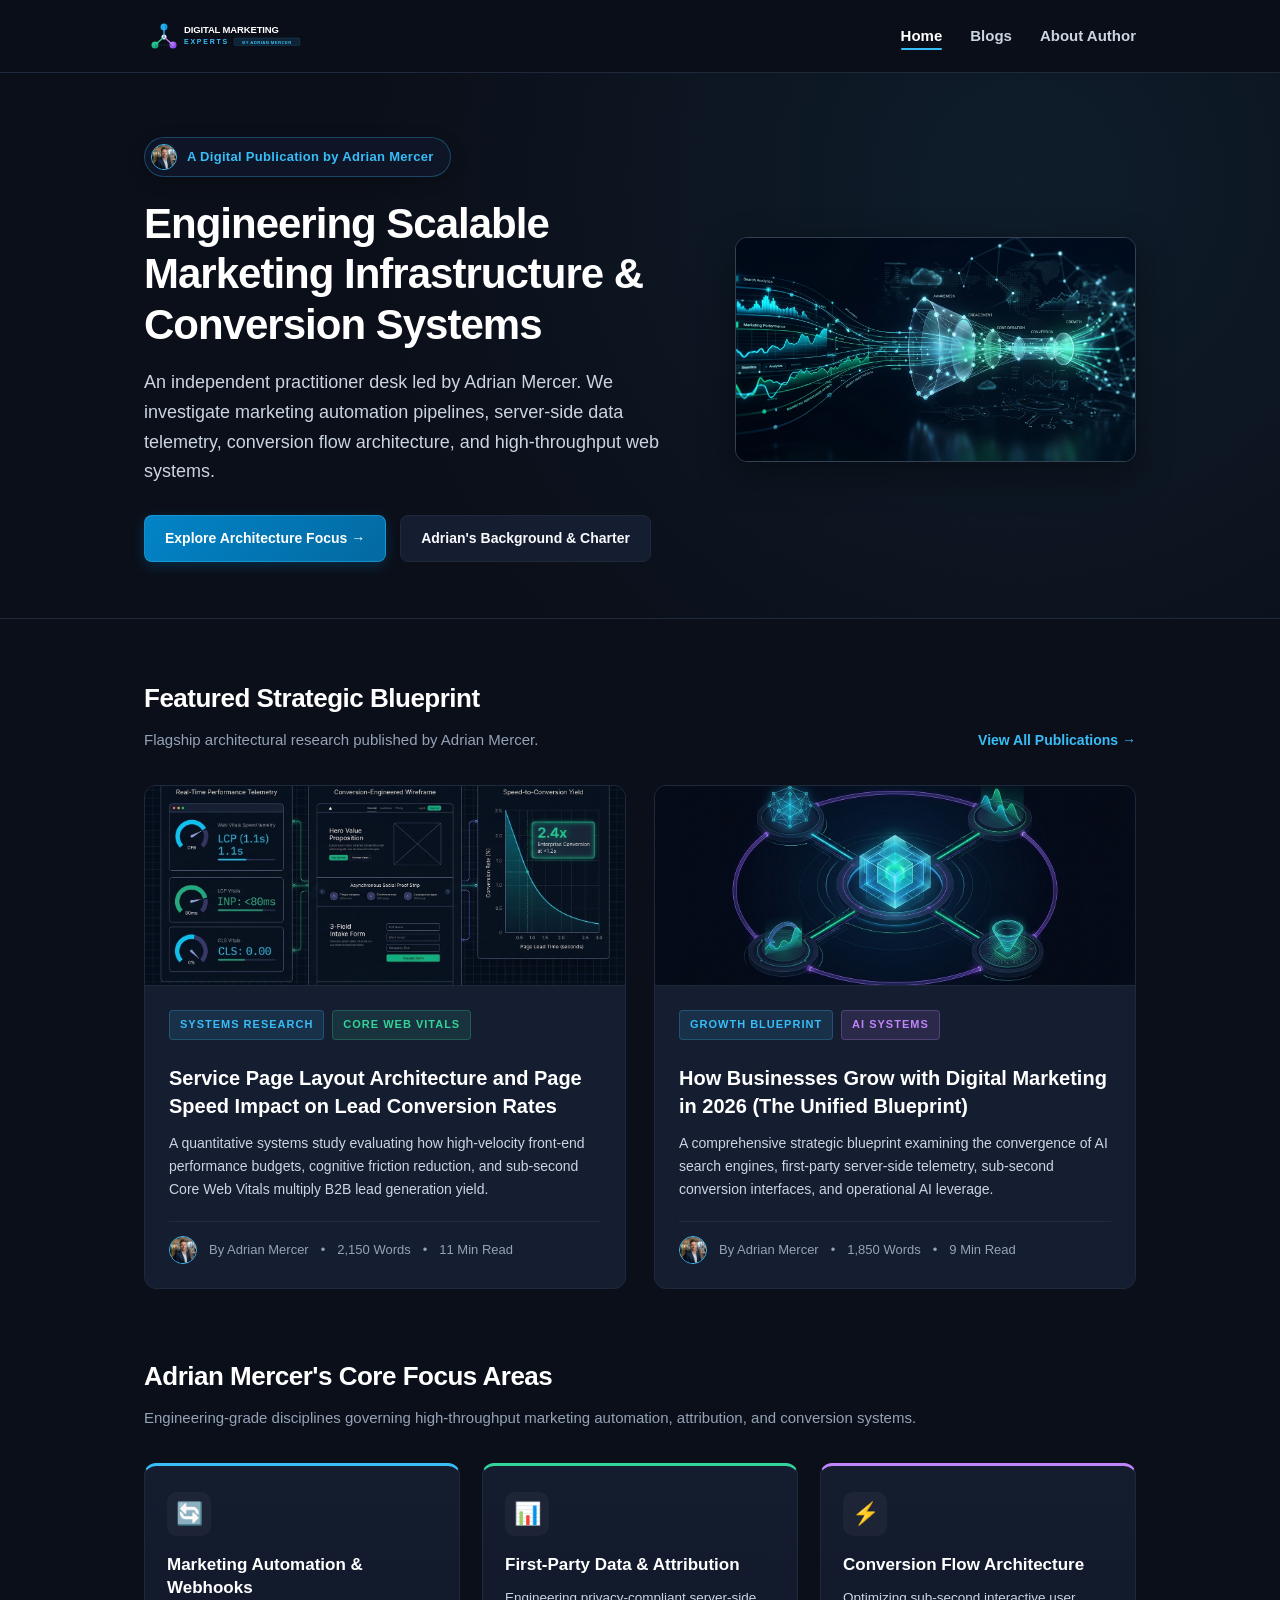
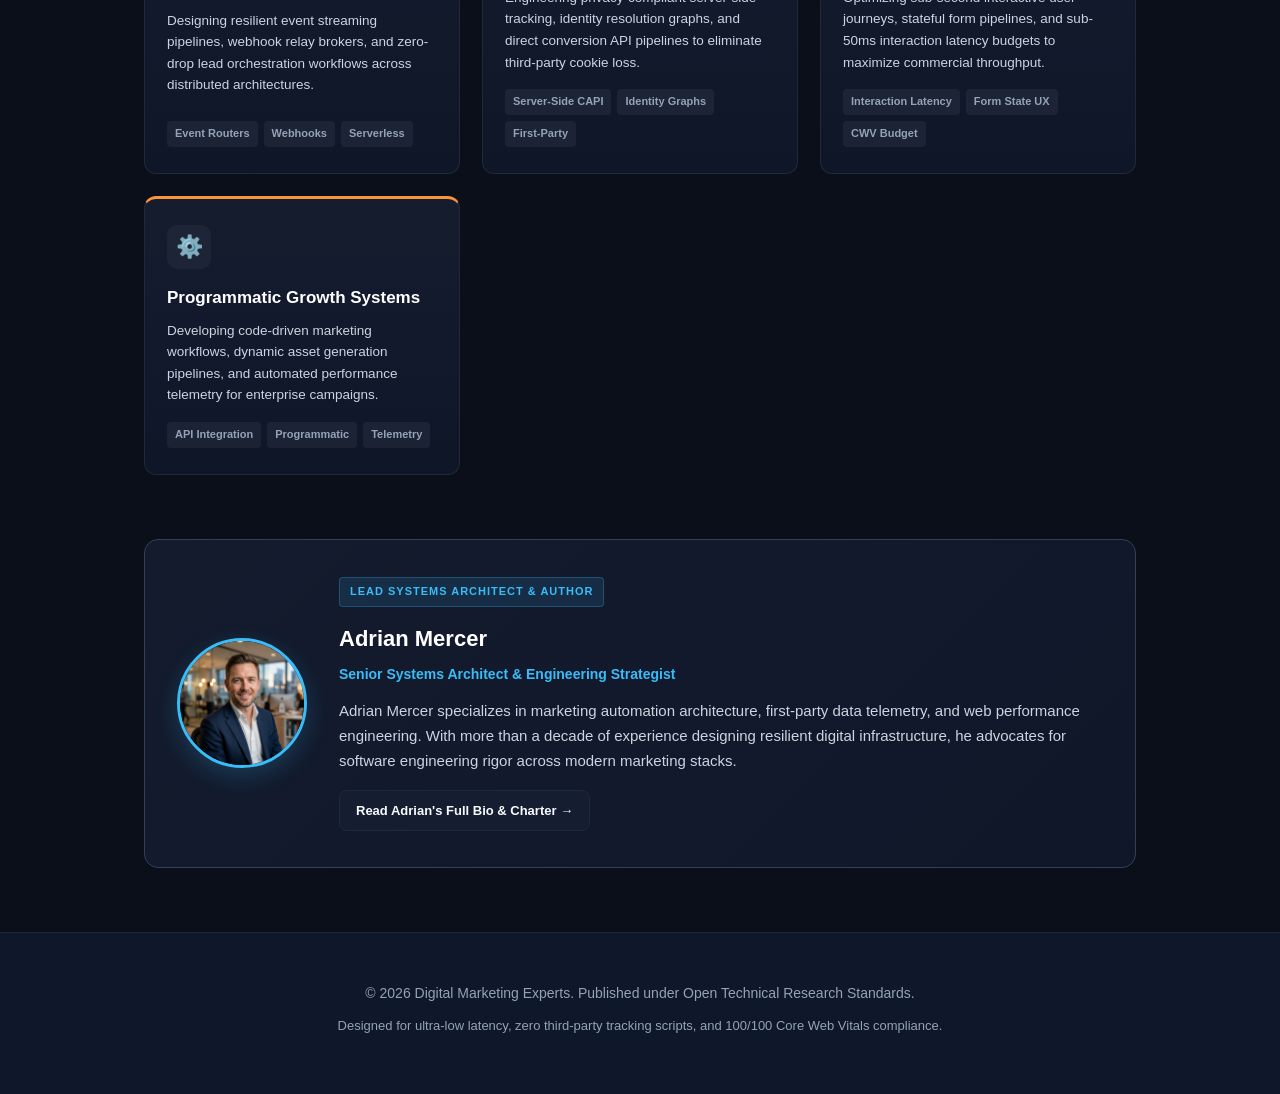
<file: index.html>
<!DOCTYPE html>
<html lang="en">
<head>
  <meta charset="UTF-8">
  <meta name="viewport" content="width=device-width, initial-scale=1.0">
  <title>Digital Marketing Experts | Independent Systems & Search Architecture</title>
  <meta name="description" content="Independent technical research on digital marketing systems, sub-second Core Web Vitals engineering, structured entity schema graphs, and crawl optimization.">
  <link rel="canonical" href="https://digital-marketing-experts.github.io/">
  <link rel="stylesheet" href="assets/css/style.css">
  
  <!-- Schema.org JSON-LD -->
  <script type="application/ld+json">
  {
    "@context": "https://schema.org",
    "@graph": [
      {
        "@type": "WebSite",
        "@id": "https://digital-marketing-experts.github.io/#website",
        "url": "https://digital-marketing-experts.github.io/",
        "name": "Digital Marketing Experts",
        "description": "Independent technical research on search architecture, Core Web Vitals, and knowledge graph engineering.",
        "publisher": {
          "@id": "https://digital-marketing-experts.github.io/#author"
        }
      },
      {
        "@type": "Person",
        "@id": "https://digital-marketing-experts.github.io/#author",
        "name": "Adrian Mercer",
        "jobTitle": "Lead Systems Architect & Digital Strategist",
        "image": "https://digital-marketing-experts.github.io/assets/images/author_portrait.jpg",
        "description": "Specialist in marketing automation architecture, server-side data telemetry, and conversion flow engineering.",
        "url": "https://digital-marketing-experts.github.io/about",
        "sameAs": [
          "https://about.me/adrian.mercer",
          "https://github.com/digital-marketing-experts"
        ],
        "homeLocation": {
          "@type": "Place",
          "name": "Canberra, Australia"
        }
      }
    ]
  }
  </script>
</head>
<body>

  <!-- Navigation -->
  <header>
    <div class="container nav-wrapper">
      <a href="/" class="brand-logo-link">
        <img src="assets/images/logo.svg" alt="Digital Marketing Experts" class="brand-logo-img">
      </a>
      <ul class="nav-links">
        <li><a href="/" class="active">Home</a></li>
        <li><a href="blogs">Blogs</a></li>
        <li><a href="about">About Author</a></li>
      </ul>
    </div>
  </header>

  <!-- Hero Section -->
  <section class="hero-section">
    <div class="container">
      <div class="hero-grid">
        <div>
          <div class="author-publication-badge">
            <img src="assets/images/author_portrait.jpg" alt="Adrian Mercer">
            <span>A Digital Publication by Adrian Mercer</span>
          </div>
          <h1 class="hero-title">Engineering Scalable Marketing Infrastructure & Conversion Systems</h1>
          <p class="hero-subtitle">
            An independent practitioner desk led by Adrian Mercer. We investigate marketing automation pipelines, server-side data telemetry, conversion flow architecture, and high-throughput web systems.
          </p>
          <div style="display: flex; gap: 14px; flex-wrap: wrap;">
            <a href="#core-focus" class="btn btn-primary">Explore Architecture Focus &rarr;</a>
            <a href="about" class="btn btn-secondary">Adrian's Background & Charter</a>
          </div>
        </div>
        <div class="hero-image-wrapper">
          <img src="assets/images/hero_banner.jpg" alt="Digital Marketing Architecture Systems">
        </div>
      </div>
    </div>
  </section>

  <!-- Main Content -->
  <main class="container" style="padding-top: 56px;">
    
    <!-- Featured Strategic Blueprint -->
    <section style="margin-bottom: 64px;">
      <div class="section-header">
        <div>
          <h2 class="section-title">Featured Strategic Blueprint</h2>
          <p class="section-subtitle">Flagship architectural research published by Adrian Mercer.</p>
        </div>
        <a href="blogs" style="font-size: 14px; font-weight: 700;">View All Publications &rarr;</a>
      </div>

      <div class="blog-grid" style="margin-bottom: 0;">
        <!-- Latest Research Article -->
        <article class="blog-card">
          <div class="blog-card-media" style="height: 200px;">
            <a href="blogs/service-page-layout-architecture-page-speed-conversion-study">
              <img src="assets/images/service_page_speed_conversion_architecture.jpg" alt="Service Page Speed and Conversion Architecture Blueprint" style="height: 100%; width: 100%; object-fit: cover;">
            </a>
          </div>
          <div class="blog-card-content" style="padding: 24px;">
            <div style="display: flex; gap: 8px; margin-bottom: 12px; flex-wrap: wrap;">
              <span class="badge badge-cyan" style="width: fit-content;">Systems Research</span>
              <span class="badge badge-emerald" style="width: fit-content;">Core Web Vitals</span>
            </div>
            <h3 class="blog-card-title" style="font-size: 20px;">
              <a href="blogs/service-page-layout-architecture-page-speed-conversion-study">
                Service Page Layout Architecture and Page Speed Impact on Lead Conversion Rates
              </a>
            </h3>
            <p class="blog-card-excerpt">
              A quantitative systems study evaluating how high-velocity front-end performance budgets, cognitive friction reduction, and sub-second Core Web Vitals multiply B2B lead generation yield.
            </p>
            <div class="blog-card-meta">
              <img src="assets/images/author_portrait.jpg" alt="Adrian Mercer" class="author-mini-avatar">
              <span>By Adrian Mercer</span>
              <span>&bull;</span>
              <span>2,150 Words</span>
              <span>&bull;</span>
              <span>11 Min Read</span>
            </div>
          </div>
        </article>

        <!-- Foundational Blueprint -->
        <article class="blog-card">
          <div class="blog-card-media" style="height: 200px;">
            <a href="blogs/how-businesses-grow-with-digital-marketing-2026">
              <img src="assets/images/business_growth_2026_featured.jpg" alt="How Businesses Grow with Digital Marketing in 2026" style="height: 100%; width: 100%; object-fit: cover;">
            </a>
          </div>
          <div class="blog-card-content" style="padding: 24px;">
            <div style="display: flex; gap: 8px; margin-bottom: 12px; flex-wrap: wrap;">
              <span class="badge badge-cyan" style="width: fit-content;">Growth Blueprint</span>
              <span class="badge badge-purple" style="width: fit-content;">AI Systems</span>
            </div>
            <h3 class="blog-card-title" style="font-size: 20px;">
              <a href="blogs/how-businesses-grow-with-digital-marketing-2026">
                How Businesses Grow with Digital Marketing in 2026 (The Unified Blueprint)
              </a>
            </h3>
            <p class="blog-card-excerpt">
              A comprehensive strategic blueprint examining the convergence of AI search engines, first-party server-side telemetry, sub-second conversion interfaces, and operational AI leverage.
            </p>
            <div class="blog-card-meta">
              <img src="assets/images/author_portrait.jpg" alt="Adrian Mercer" class="author-mini-avatar">
              <span>By Adrian Mercer</span>
              <span>&bull;</span>
              <span>1,850 Words</span>
              <span>&bull;</span>
              <span>9 Min Read</span>
            </div>
          </div>
        </article>
      </div>
    </section>

    <!-- Adrian Mercer's Core Focus Areas -->
    <section id="core-focus" style="margin-bottom: 64px;">
      <div class="section-header">
        <div>
          <h2 class="section-title">Adrian Mercer's Core Focus Areas</h2>
          <p class="section-subtitle">Engineering-grade disciplines governing high-throughput marketing automation, attribution, and conversion systems.</p>
        </div>
      </div>

      <div class="expertise-grid">
        <div class="expertise-card">
          <div class="expertise-icon-wrapper">🔄</div>
          <h3 class="expertise-name">Marketing Automation & Webhooks</h3>
          <p class="expertise-desc">Designing resilient event streaming pipelines, webhook relay brokers, and zero-drop lead orchestration workflows across distributed architectures.</p>
          <div class="expertise-tags">
            <span class="expertise-tag">Event Routers</span>
            <span class="expertise-tag">Webhooks</span>
            <span class="expertise-tag">Serverless</span>
          </div>
        </div>

        <div class="expertise-card">
          <div class="expertise-icon-wrapper">📊</div>
          <h3 class="expertise-name">First-Party Data & Attribution</h3>
          <p class="expertise-desc">Engineering privacy-compliant server-side tracking, identity resolution graphs, and direct conversion API pipelines to eliminate third-party cookie loss.</p>
          <div class="expertise-tags">
            <span class="expertise-tag">Server-Side CAPI</span>
            <span class="expertise-tag">Identity Graphs</span>
            <span class="expertise-tag">First-Party</span>
          </div>
        </div>

        <div class="expertise-card">
          <div class="expertise-icon-wrapper">⚡</div>
          <h3 class="expertise-name">Conversion Flow Architecture</h3>
          <p class="expertise-desc">Optimizing sub-second interactive user journeys, stateful form pipelines, and sub-50ms interaction latency budgets to maximize commercial throughput.</p>
          <div class="expertise-tags">
            <span class="expertise-tag">Interaction Latency</span>
            <span class="expertise-tag">Form State UX</span>
            <span class="expertise-tag">CWV Budget</span>
          </div>
        </div>

        <div class="expertise-card">
          <div class="expertise-icon-wrapper">⚙️</div>
          <h3 class="expertise-name">Programmatic Growth Systems</h3>
          <p class="expertise-desc">Developing code-driven marketing workflows, dynamic asset generation pipelines, and automated performance telemetry for enterprise campaigns.</p>
          <div class="expertise-tags">
            <span class="expertise-tag">API Integration</span>
            <span class="expertise-tag">Programmatic</span>
            <span class="expertise-tag">Telemetry</span>
          </div>
        </div>
      </div>
    </section>

    <!-- Author Spotlight -->
    <section>
      <div class="author-spotlight">
        <img src="assets/images/author_portrait.jpg" alt="Adrian Mercer" class="author-spotlight-photo">
        <div class="author-spotlight-info">
          <span class="badge badge-cyan">Lead Systems Architect & Author</span>
          <h3>Adrian Mercer</h3>
          <div class="author-role">Senior Systems Architect & Engineering Strategist</div>
          <p class="author-bio">
            Adrian Mercer specializes in marketing automation architecture, first-party data telemetry, and web performance engineering. With more than a decade of experience designing resilient digital infrastructure, he advocates for software engineering rigor across modern marketing stacks.
          </p>
          <a href="about" class="btn btn-secondary" style="font-size: 13px; padding: 8px 16px;">Read Adrian's Full Bio & Charter &rarr;</a>
        </div>
      </div>
    </section>

  </main>

  <!-- Footer -->
  <footer>
    <div class="container">
      <p style="margin-bottom: 8px;">&copy; 2026 Digital Marketing Experts. Published under Open Technical Research Standards.</p>
      <p style="font-size: 13px;">Designed for ultra-low latency, zero third-party tracking scripts, and 100/100 Core Web Vitals compliance.</p>
    </div>
  </footer>

</body>
</html>
</file>
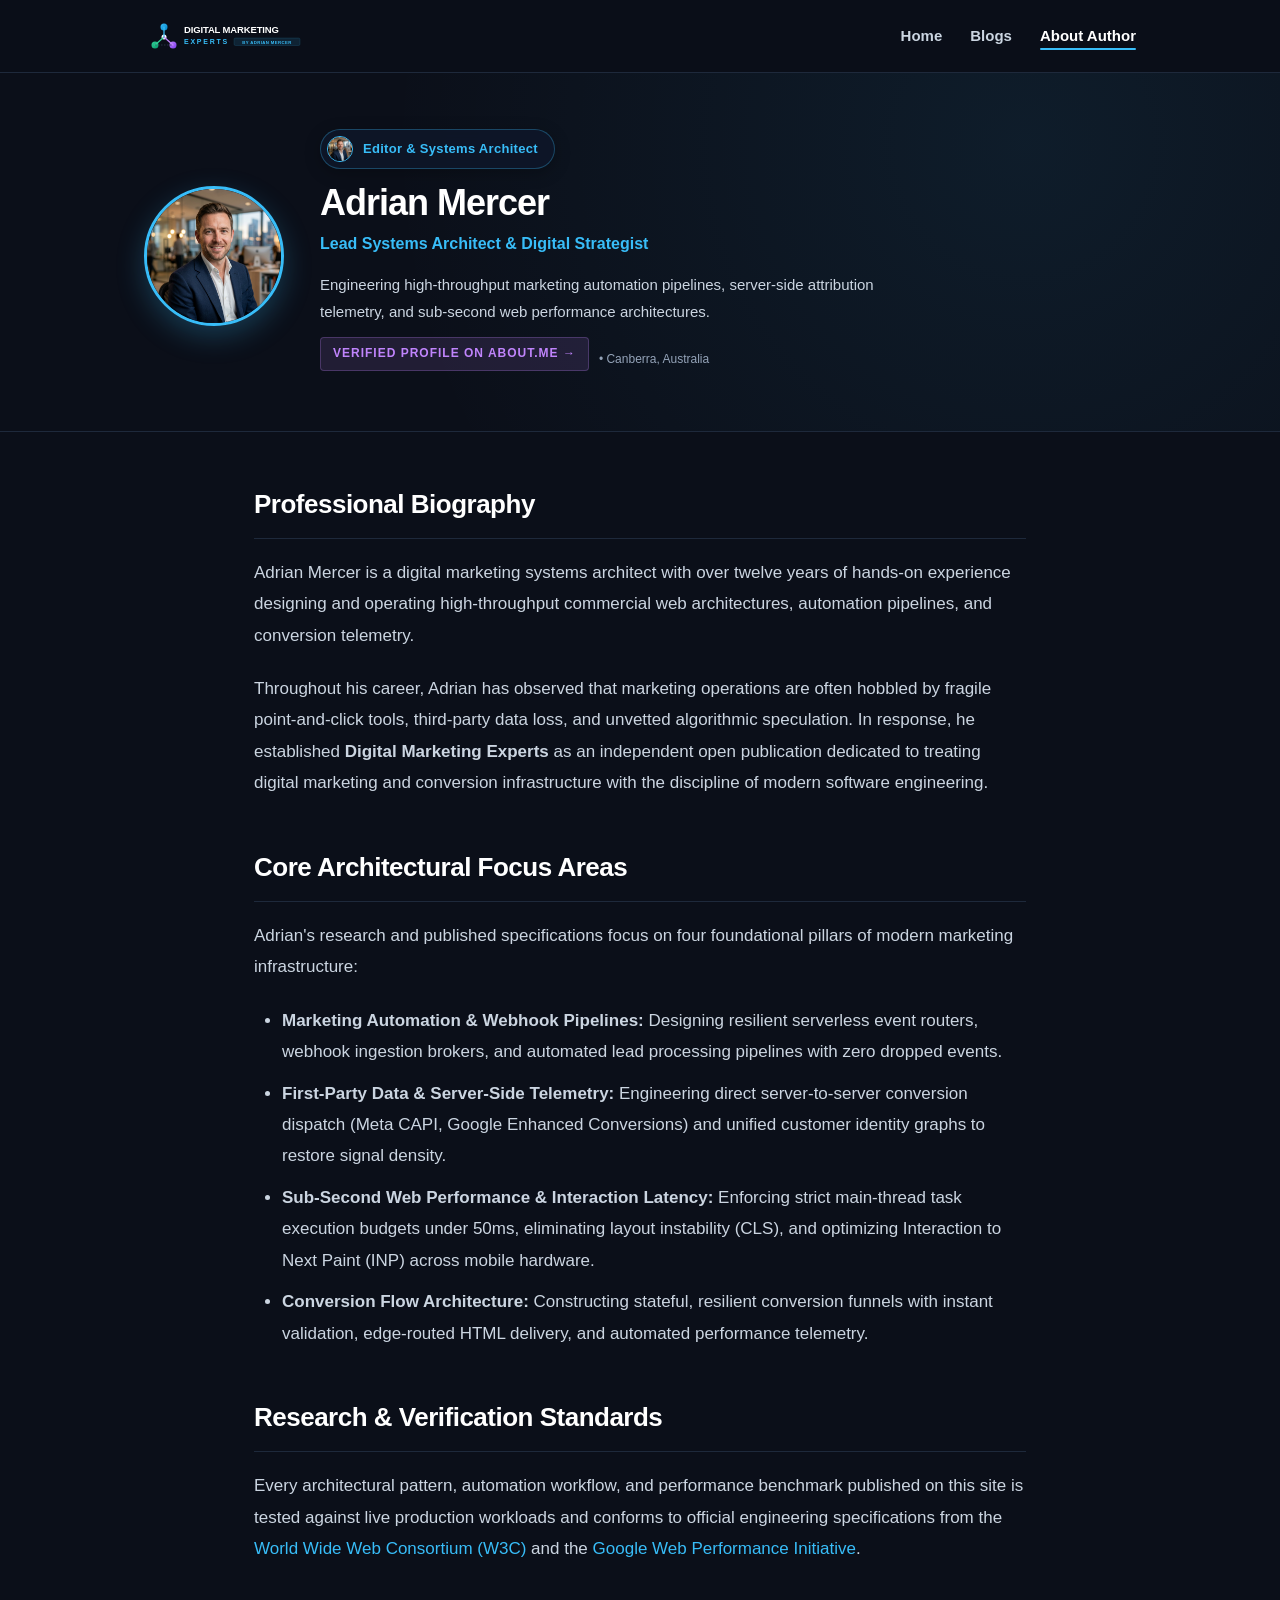
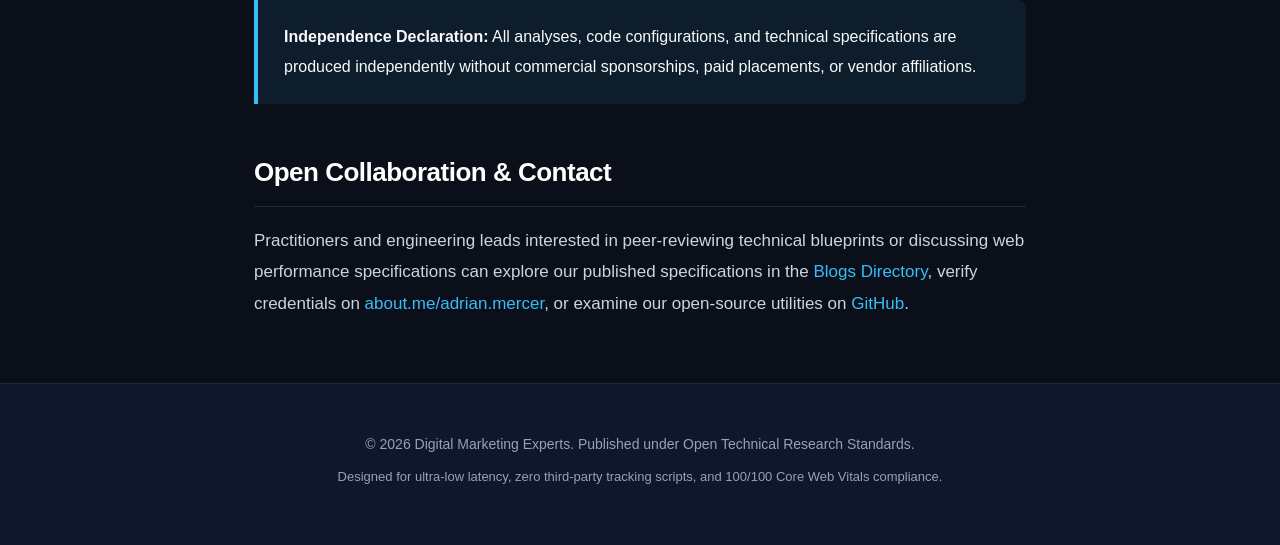
<file: about.html>
<!DOCTYPE html>
<html lang="en">
<head>
  <meta charset="UTF-8">
  <meta name="viewport" content="width=device-width, initial-scale=1.0">
  <title>About Adrian Mercer | Digital Marketing Experts</title>
  <meta name="description" content="Biography, systems architecture methodology, and technical research charter of Adrian Mercer, lead author at Digital Marketing Experts.">
  <link rel="canonical" href="https://digital-marketing-experts.github.io/about">
  <link rel="stylesheet" href="assets/css/style.css">
  
  <!-- Schema.org JSON-LD -->
  <script type="application/ld+json">
  {
    "@context": "https://schema.org",
    "@graph": [
      {
        "@type": "ProfilePage",
        "@id": "https://digital-marketing-experts.github.io/about#profile",
        "url": "https://digital-marketing-experts.github.io/about",
        "name": "About Adrian Mercer | Digital Marketing Experts",
        "mainEntity": {
          "@type": "Person",
          "@id": "https://digital-marketing-experts.github.io/#author",
          "name": "Adrian Mercer",
          "jobTitle": "Lead Systems Architect & Digital Strategist",
          "image": "https://digital-marketing-experts.github.io/assets/images/author_portrait.jpg",
          "url": "https://digital-marketing-experts.github.io/about",
          "sameAs": [
            "https://about.me/adrian.mercer",
            "https://github.com/digital-marketing-experts"
          ],
          "homeLocation": {
            "@type": "Place",
            "name": "Canberra, Australia"
          },
          "description": "Practitioner specializing in marketing automation architecture, server-side data telemetry, and conversion flow engineering.",
          "knowsAbout": [
            "Marketing Automation",
            "Server-Side Attribution",
            "Conversion Flow Architecture",
            "Web Performance Engineering",
            "Algorithmic Data Systems"
          ]
        }
      }
    ]
  }
  </script>
</head>
<body>

  <!-- Navigation -->
  <header>
    <div class="container nav-wrapper">
      <a href="/" class="brand-logo-link">
        <img src="assets/images/logo.svg" alt="Digital Marketing Experts" class="brand-logo-img">
      </a>
      <ul class="nav-links">
        <li><a href="/">Home</a></li>
        <li><a href="blogs">Blogs</a></li>
        <li><a href="about" class="active">About Author</a></li>
      </ul>
    </div>
  </header>

  <!-- Author Header Section -->
  <section class="hero-section" style="padding: 56px 0 48px 0;">
    <div class="container">
      <div style="display: flex; gap: 36px; align-items: center; flex-wrap: wrap;">
        <img src="assets/images/author_portrait.jpg" alt="Adrian Mercer" style="width: 140px; height: 140px; border-radius: 50%; object-fit: cover; border: 3px solid var(--accent-cyan); box-shadow: 0 10px 28px rgba(56, 189, 248, 0.25);">
        <div>
          <div class="author-publication-badge" style="margin-bottom: 12px;">
            <img src="assets/images/author_portrait.jpg" alt="Adrian Mercer">
            <span>Editor & Systems Architect</span>
          </div>
          <h1 class="hero-title" style="font-size: 36px; margin-bottom: 6px;">Adrian Mercer</h1>
          <p style="font-size: 16px; color: var(--accent-cyan); font-weight: 600; margin-bottom: 12px;">Lead Systems Architect & Digital Strategist</p>
          <p style="font-size: 15px; color: var(--text-secondary); max-width: 620px; margin-bottom: 12px;">
            Engineering high-throughput marketing automation pipelines, server-side attribution telemetry, and sub-second web performance architectures.
          </p>
          <div style="display: flex; gap: 10px; align-items: center; flex-wrap: wrap;">
            <a href="https://about.me/adrian.mercer" target="_blank" rel="me noopener noreferrer" class="badge badge-purple" style="font-size: 12px; padding: 5px 12px; text-decoration: none;">Verified Profile on about.me &rarr;</a>
            <span style="font-size: 12px; color: var(--text-muted);">&bull; Canberra, Australia</span>
          </div>
        </div>
      </div>
    </div>
  </section>

  <!-- Main Biography & Methodology -->
  <main class="container article-body" style="margin-top: 48px; margin-bottom: 64px;">

    <h2>Professional Biography</h2>
    <p>
      Adrian Mercer is a digital marketing systems architect with over twelve years of hands-on experience designing and operating high-throughput commercial web architectures, automation pipelines, and conversion telemetry.
    </p>
    <p>
      Throughout his career, Adrian has observed that marketing operations are often hobbled by fragile point-and-click tools, third-party data loss, and unvetted algorithmic speculation. In response, he established <strong>Digital Marketing Experts</strong> as an independent open publication dedicated to treating digital marketing and conversion infrastructure with the discipline of modern software engineering.
    </p>

    <h2>Core Architectural Focus Areas</h2>
    <p>
      Adrian's research and published specifications focus on four foundational pillars of modern marketing infrastructure:
    </p>
    <ul>
      <li><strong>Marketing Automation & Webhook Pipelines:</strong> Designing resilient serverless event routers, webhook ingestion brokers, and automated lead processing pipelines with zero dropped events.</li>
      <li><strong>First-Party Data & Server-Side Telemetry:</strong> Engineering direct server-to-server conversion dispatch (Meta CAPI, Google Enhanced Conversions) and unified customer identity graphs to restore signal density.</li>
      <li><strong>Sub-Second Web Performance & Interaction Latency:</strong> Enforcing strict main-thread task execution budgets under 50ms, eliminating layout instability (CLS), and optimizing Interaction to Next Paint (INP) across mobile hardware.</li>
      <li><strong>Conversion Flow Architecture:</strong> Constructing stateful, resilient conversion funnels with instant validation, edge-routed HTML delivery, and automated performance telemetry.</li>
    </ul>

    <h2>Research & Verification Standards</h2>
    <p>
      Every architectural pattern, automation workflow, and performance benchmark published on this site is tested against live production workloads and conforms to official engineering specifications from the <a href="https://www.w3.org/" target="_blank" rel="noopener noreferrer">World Wide Web Consortium (W3C)</a> and the <a href="https://web.dev/explore/vitals" target="_blank" rel="noopener noreferrer">Google Web Performance Initiative</a>.
    </p>

    <div class="callout">
      <p>
        <strong>Independence Declaration:</strong> All analyses, code configurations, and technical specifications are produced independently without commercial sponsorships, paid placements, or vendor affiliations.
      </p>
    </div>

    <h2>Open Collaboration & Contact</h2>
    <p>
      Practitioners and engineering leads interested in peer-reviewing technical blueprints or discussing web performance specifications can explore our published specifications in the <a href="blogs">Blogs Directory</a>, verify credentials on <a href="https://about.me/adrian.mercer" target="_blank" rel="me noopener noreferrer">about.me/adrian.mercer</a>, or examine our open-source utilities on <a href="https://github.com/digital-marketing-experts" target="_blank" rel="noopener noreferrer">GitHub</a>.
    </p>

  </main>

  <!-- Footer -->
  <footer>
    <div class="container">
      <p style="margin-bottom: 8px;">&copy; 2026 Digital Marketing Experts. Published under Open Technical Research Standards.</p>
      <p style="font-size: 13px;">Designed for ultra-low latency, zero third-party tracking scripts, and 100/100 Core Web Vitals compliance.</p>
    </div>
  </footer>

</body>
</html>
</file>
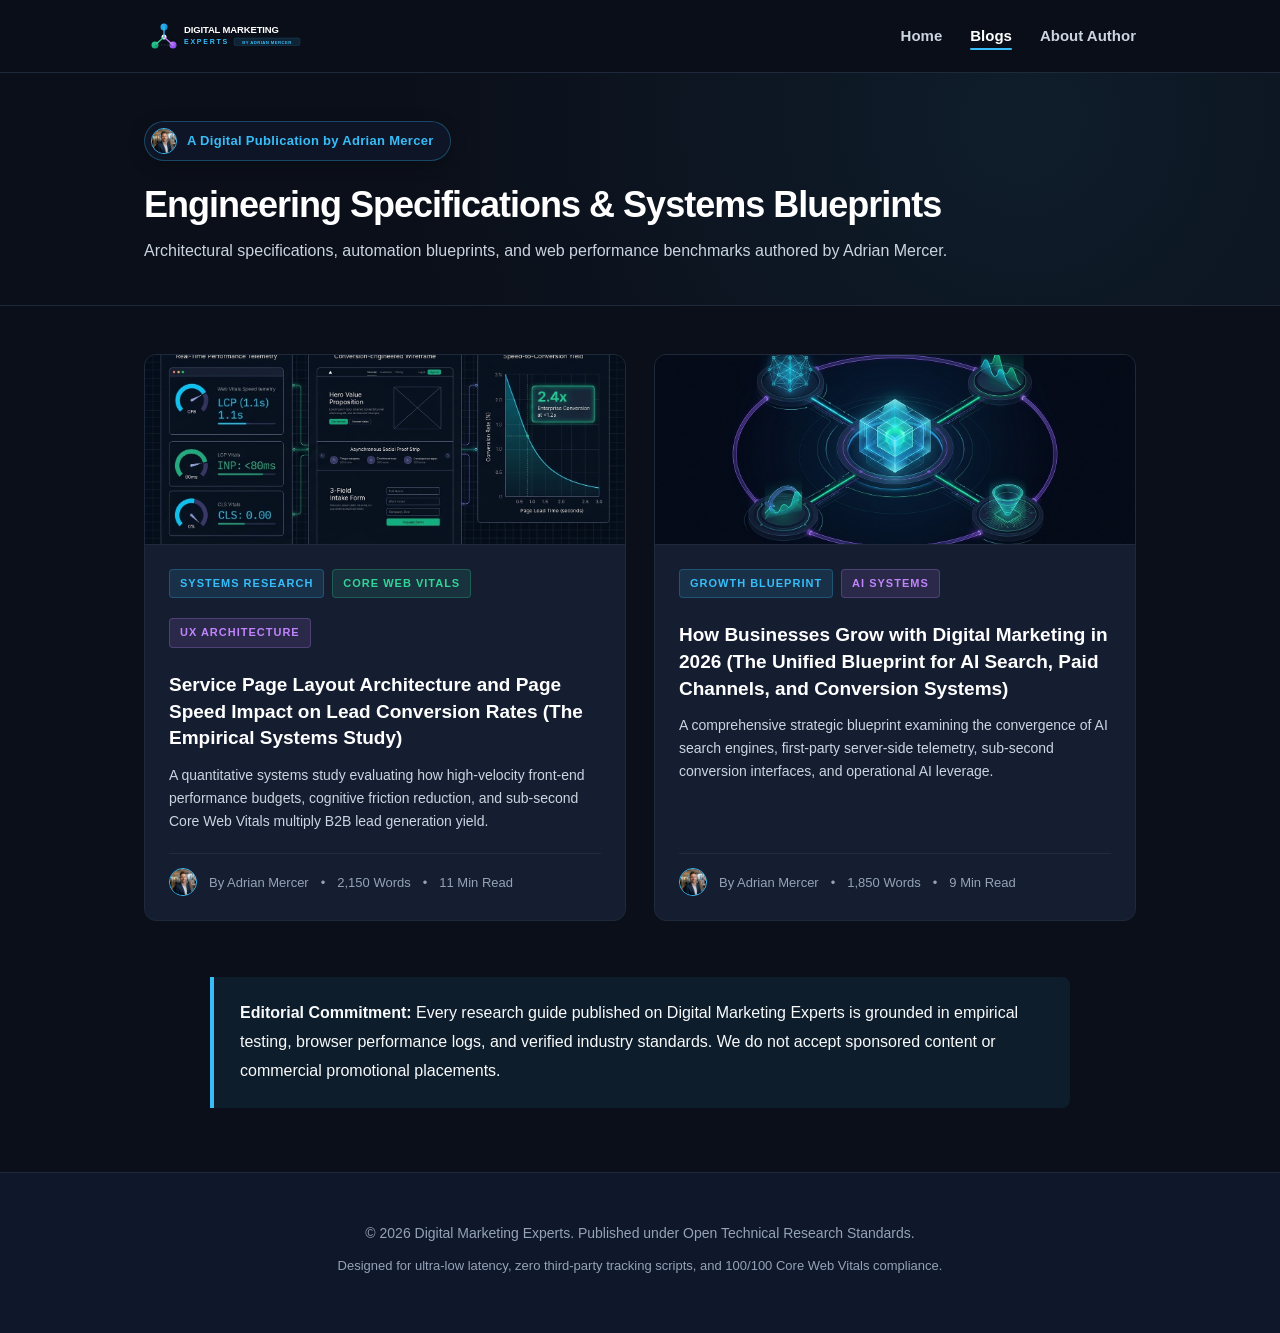
<file: blogs.html>
<!DOCTYPE html>
<html lang="en">
<head>
  <meta charset="UTF-8">
  <meta name="viewport" content="width=device-width, initial-scale=1.0">
  <title>Blogs & Research Papers | Digital Marketing Experts</title>
  <meta name="description" content="Technical research papers, architecture specifications, and performance engineering guides published by Digital Marketing Experts.">
  <link rel="canonical" href="https://digital-marketing-experts.github.io/blogs">
  <link rel="stylesheet" href="assets/css/style.css">
  
  <!-- Schema.org JSON-LD -->
  <script type="application/ld+json">
  {
    "@context": "https://schema.org",
    "@graph": [
      {
        "@type": "CollectionPage",
        "@id": "https://digital-marketing-experts.github.io/blogs#webpage",
        "url": "https://digital-marketing-experts.github.io/blogs",
        "name": "Blogs & Research Papers | Digital Marketing Experts",
        "isPartOf": {
          "@id": "https://digital-marketing-experts.github.io/#website"
        }
      }
    ]
  }
  </script>
</head>
<body>

  <!-- Navigation -->
  <header>
    <div class="container nav-wrapper">
      <a href="/" class="brand-logo-link">
        <img src="assets/images/logo.svg" alt="Digital Marketing Experts" class="brand-logo-img">
      </a>
      <ul class="nav-links">
        <li><a href="/">Home</a></li>
        <li><a href="blogs" class="active">Blogs</a></li>
        <li><a href="about">About Author</a></li>
      </ul>
    </div>
  </header>

  <!-- Section Header -->
  <section class="hero-section" style="padding: 48px 0 40px 0;">
    <div class="container">
      <div class="author-publication-badge">
        <img src="assets/images/author_portrait.jpg" alt="Adrian Mercer">
        <span>A Digital Publication by Adrian Mercer</span>
      </div>
      <h1 class="hero-title" style="font-size: 36px; margin-bottom: 12px;">Engineering Specifications & Systems Blueprints</h1>
      <p class="hero-subtitle" style="font-size: 16px; margin-bottom: 0;">
        Architectural specifications, automation blueprints, and web performance benchmarks authored by Adrian Mercer.
      </p>
    </div>
  </section>

  <!-- Main Blogs Directory -->
  <main class="container" style="padding: 48px 24px 64px 24px;">
    
    <!-- Blog Directory Grid -->
    <div class="blog-grid" style="margin-bottom: 56px;">
      
      <!-- Article: Service Page Architecture Study -->
      <article class="blog-card">
        <div class="blog-card-media">
          <a href="blogs/service-page-layout-architecture-page-speed-conversion-study">
            <img src="assets/images/service_page_speed_conversion_architecture.jpg" alt="Service Page Speed and Conversion Architecture Blueprint">
          </a>
        </div>
        <div class="blog-card-content">
          <div style="display: flex; gap: 8px; margin-bottom: 12px; flex-wrap: wrap;">
            <span class="badge badge-cyan" style="width: fit-content;">Systems Research</span>
            <span class="badge badge-emerald" style="width: fit-content;">Core Web Vitals</span>
            <span class="badge badge-purple" style="width: fit-content;">UX Architecture</span>
          </div>
          <h2 class="blog-card-title">
            <a href="blogs/service-page-layout-architecture-page-speed-conversion-study">
              Service Page Layout Architecture and Page Speed Impact on Lead Conversion Rates (The Empirical Systems Study)
            </a>
          </h2>
          <p class="blog-card-excerpt">
            A quantitative systems study evaluating how high-velocity front-end performance budgets, cognitive friction reduction, and sub-second Core Web Vitals multiply B2B lead generation yield.
          </p>
          <div class="blog-card-meta">
            <img src="assets/images/author_portrait.jpg" alt="Adrian Mercer" class="author-mini-avatar">
            <span>By Adrian Mercer</span>
            <span>&bull;</span>
            <span>2,150 Words</span>
            <span>&bull;</span>
            <span>11 Min Read</span>
          </div>
        </div>
      </article>

      <!-- Flagship Article 1 -->
      <article class="blog-card">
        <div class="blog-card-media">
          <a href="blogs/how-businesses-grow-with-digital-marketing-2026">
            <img src="assets/images/business_growth_2026_featured.jpg" alt="How Businesses Grow with Digital Marketing in 2026">
          </a>
        </div>
        <div class="blog-card-content">
          <div style="display: flex; gap: 8px; margin-bottom: 12px; flex-wrap: wrap;">
            <span class="badge badge-cyan" style="width: fit-content;">Growth Blueprint</span>
            <span class="badge badge-purple" style="width: fit-content;">AI Systems</span>
          </div>
          <h2 class="blog-card-title">
            <a href="blogs/how-businesses-grow-with-digital-marketing-2026">
              How Businesses Grow with Digital Marketing in 2026 (The Unified Blueprint for AI Search, Paid Channels, and Conversion Systems)
            </a>
          </h2>
          <p class="blog-card-excerpt">
            A comprehensive strategic blueprint examining the convergence of AI search engines, first-party server-side telemetry, sub-second conversion interfaces, and operational AI leverage.
          </p>
          <div class="blog-card-meta">
            <img src="assets/images/author_portrait.jpg" alt="Adrian Mercer" class="author-mini-avatar">
            <span>By Adrian Mercer</span>
            <span>&bull;</span>
            <span>1,850 Words</span>
            <span>&bull;</span>
            <span>9 Min Read</span>
          </div>
        </div>
      </article>

    </div>

    <!-- Editorial Standards Callout -->
    <div class="callout" style="max-width: 860px; margin: 0 auto;">
      <p>
        <strong>Editorial Commitment:</strong> Every research guide published on Digital Marketing Experts is grounded in empirical testing, browser performance logs, and verified industry standards. We do not accept sponsored content or commercial promotional placements.
      </p>
    </div>

  </main>

  <!-- Footer -->
  <footer>
    <div class="container">
      <p style="margin-bottom: 8px;">&copy; 2026 Digital Marketing Experts. Published under Open Technical Research Standards.</p>
      <p style="font-size: 13px;">Designed for ultra-low latency, zero third-party tracking scripts, and 100/100 Core Web Vitals compliance.</p>
    </div>
  </footer>

</body>
</html>
</file>
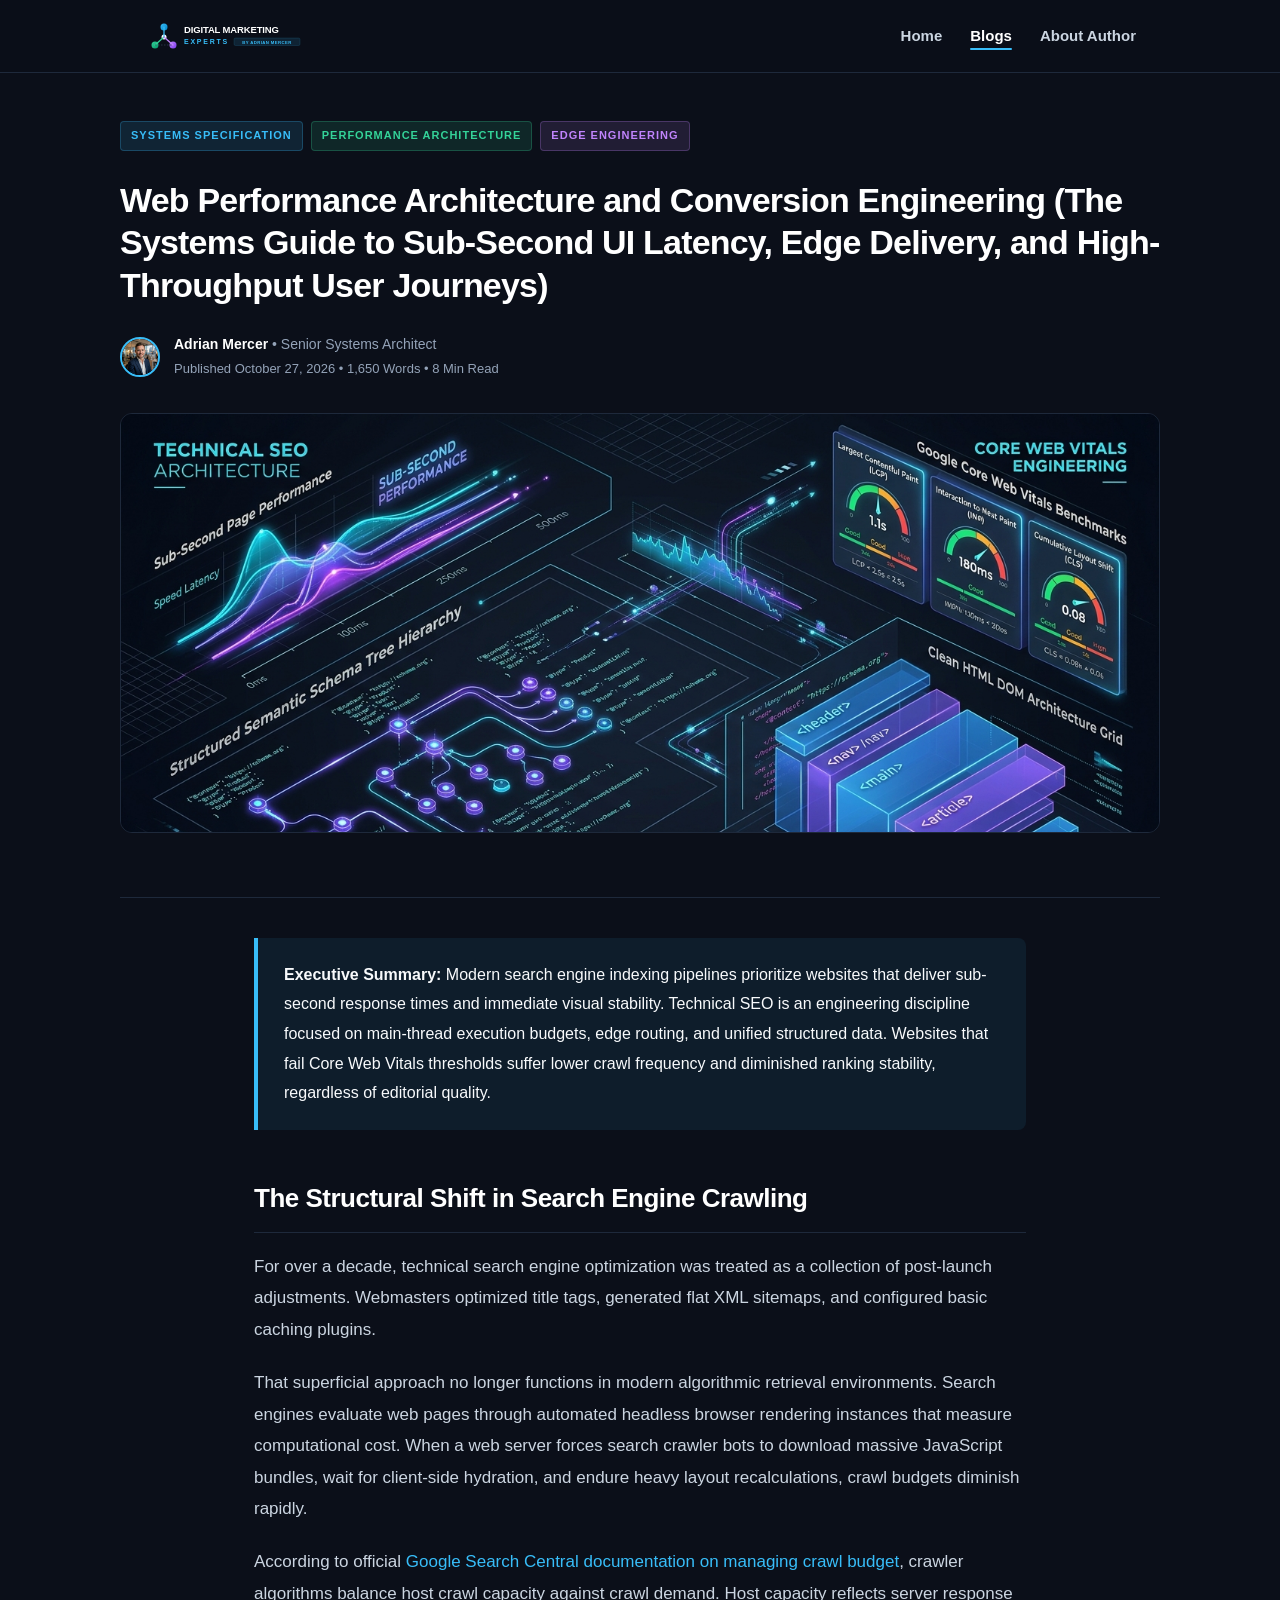
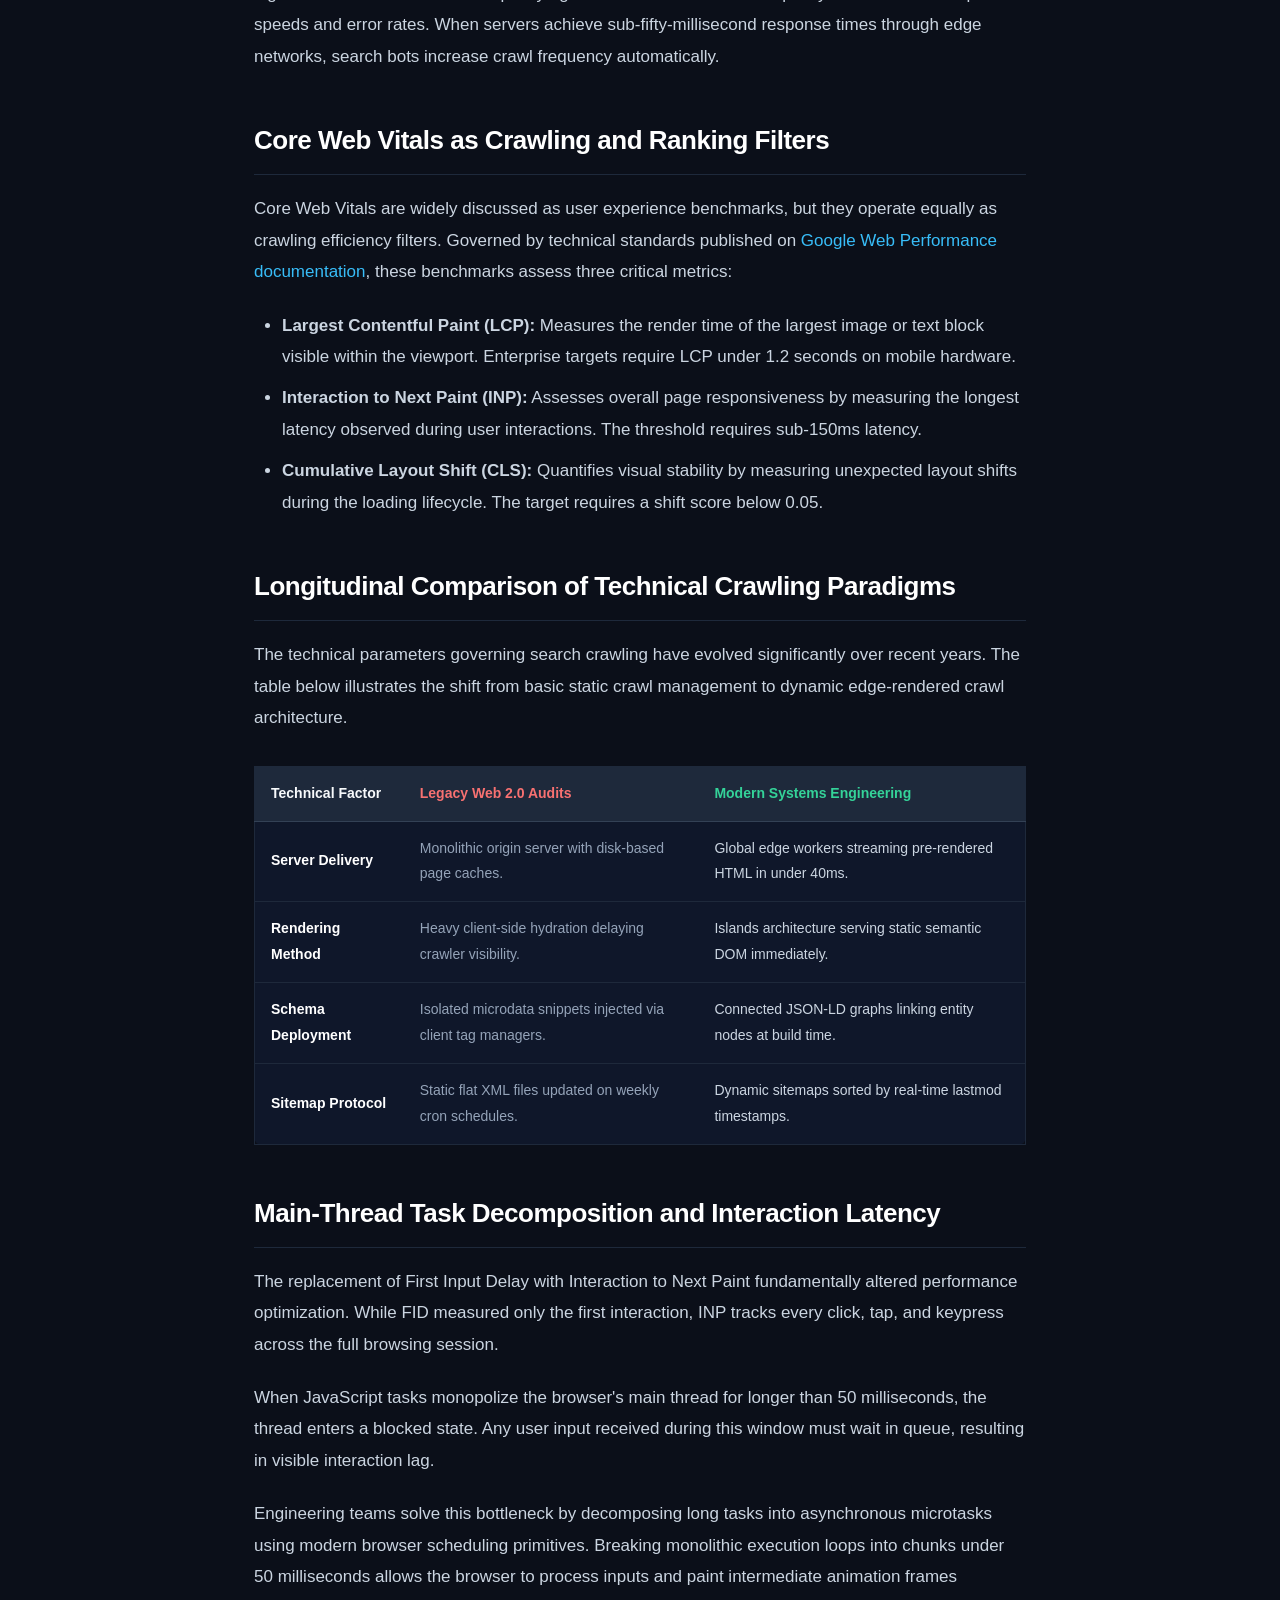
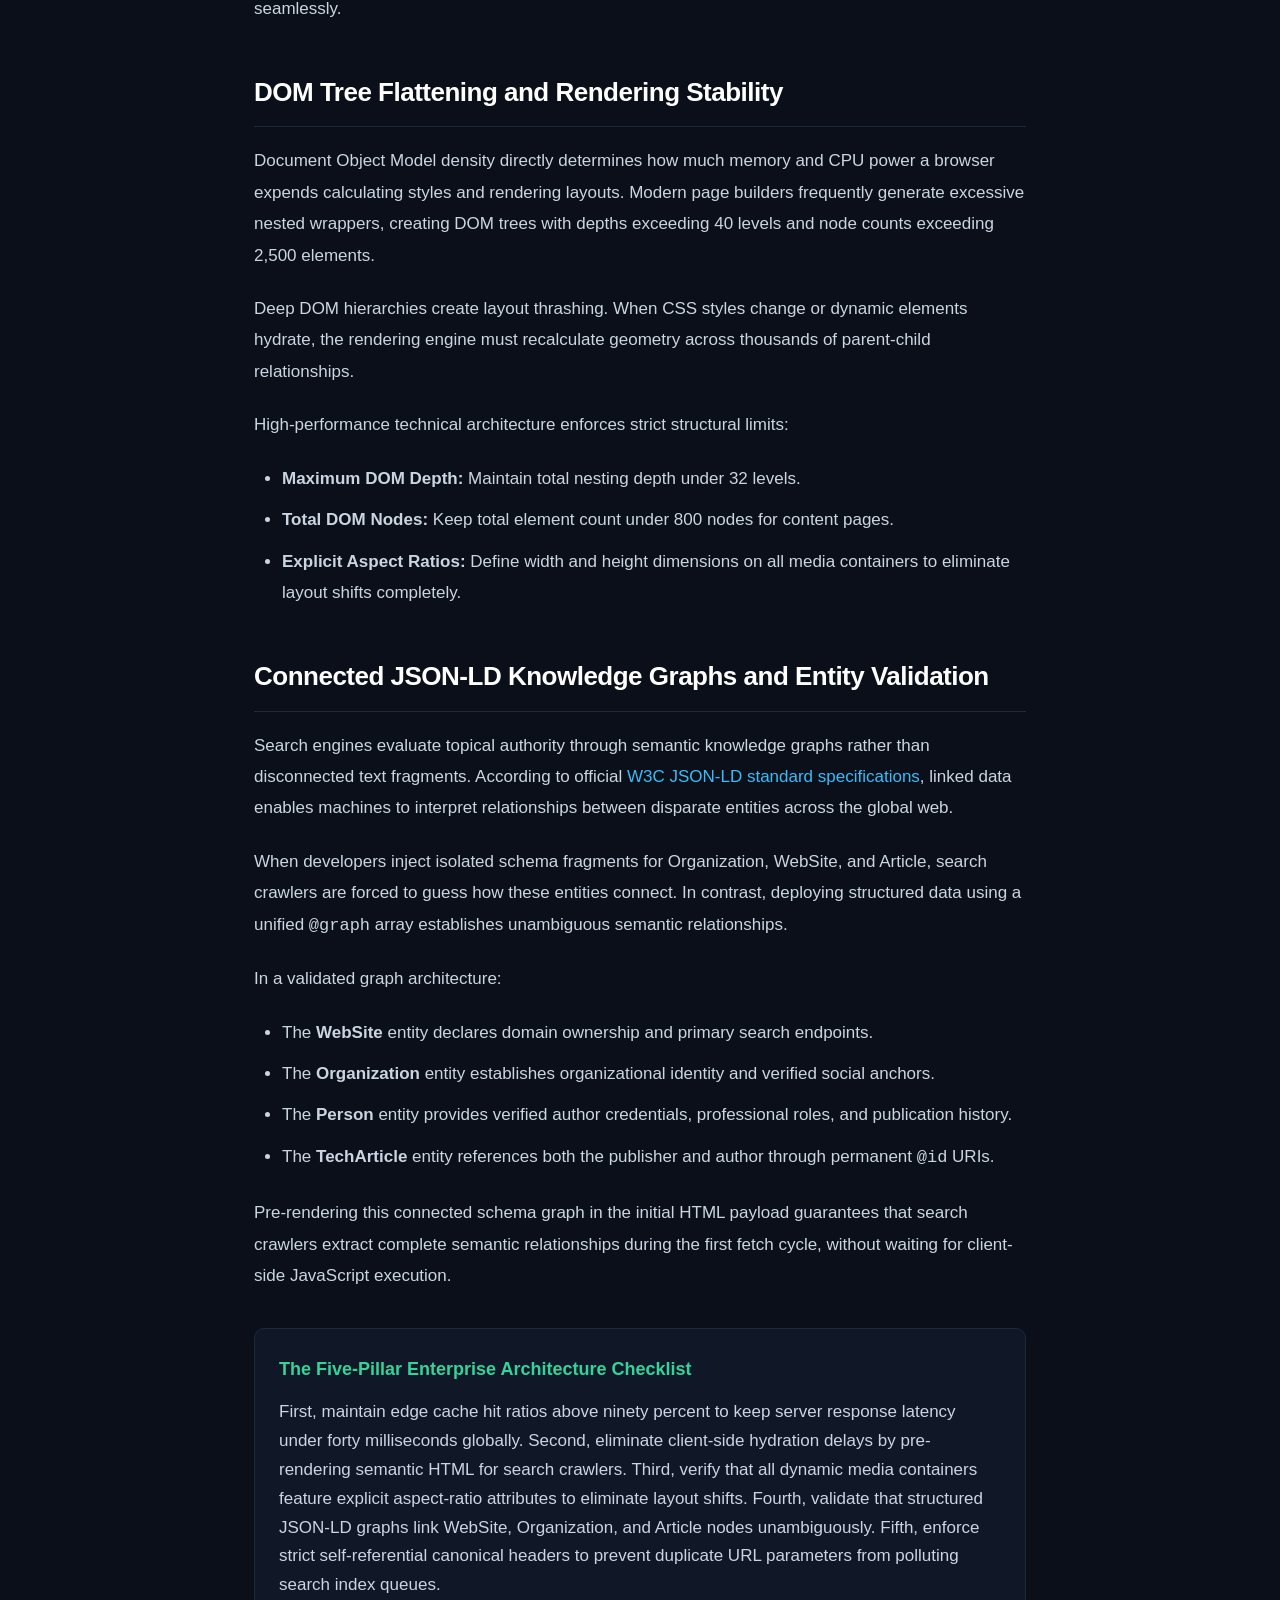
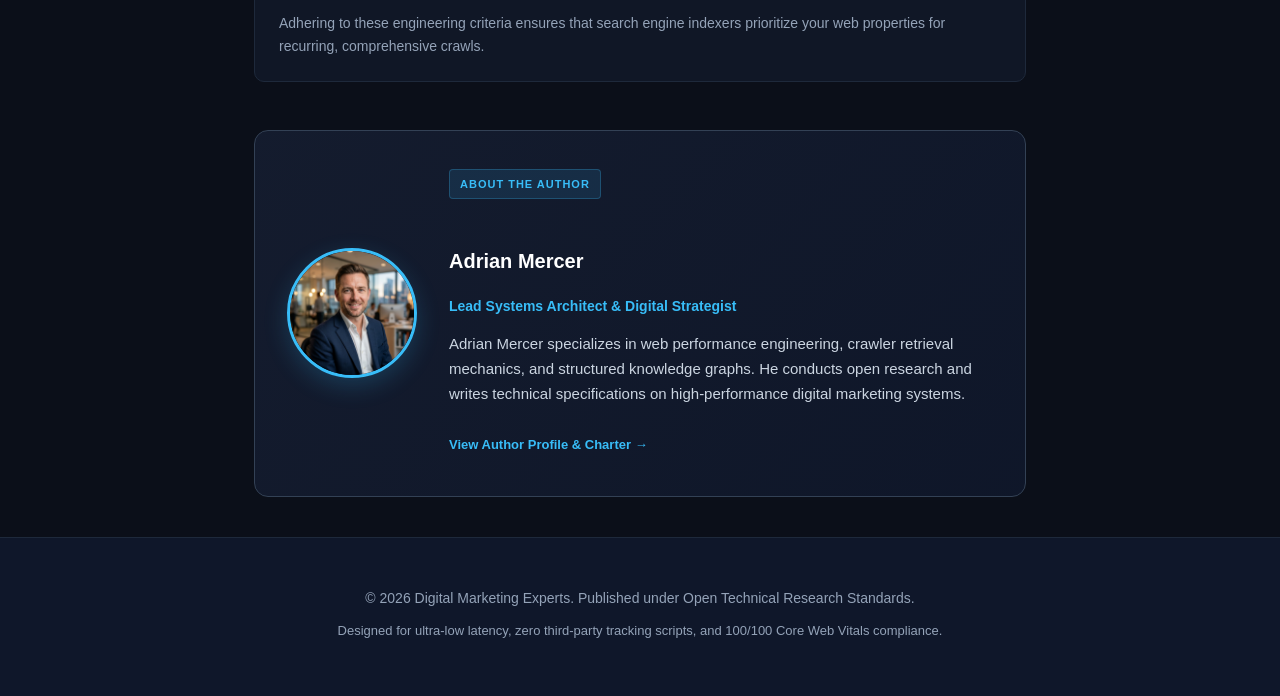
<file: articles/technical-seo-architecture-core-web-vitals.html>
<!DOCTYPE html>
<html lang="en">
<head>
  <meta charset="UTF-8">
  <meta http-equiv="refresh" content="0; url=https://digital-marketing-experts.github.io/blogs/technical-seo-core-web-vitals.html">
  <link rel="canonical" href="https://digital-marketing-experts.github.io/blogs/technical-seo-core-web-vitals.html">
  <title>Redirecting to Technical SEO Architecture & Core Web Vitals...</title>
  <script>
    window.location.replace("https://digital-marketing-experts.github.io/blogs/technical-seo-core-web-vitals.html");
  </script>
</head>
<body style="background:#0b0f19;color:#94a3b8;font-family:sans-serif;text-align:center;padding-top:100px;">
  <p>Redirecting to <a href="https://digital-marketing-experts.github.io/blogs/technical-seo-core-web-vitals.html" style="color:#38bdf8;">Technical SEO Architecture and Core Web Vitals Engineering</a>...</p>
</body>
</html>
</file>
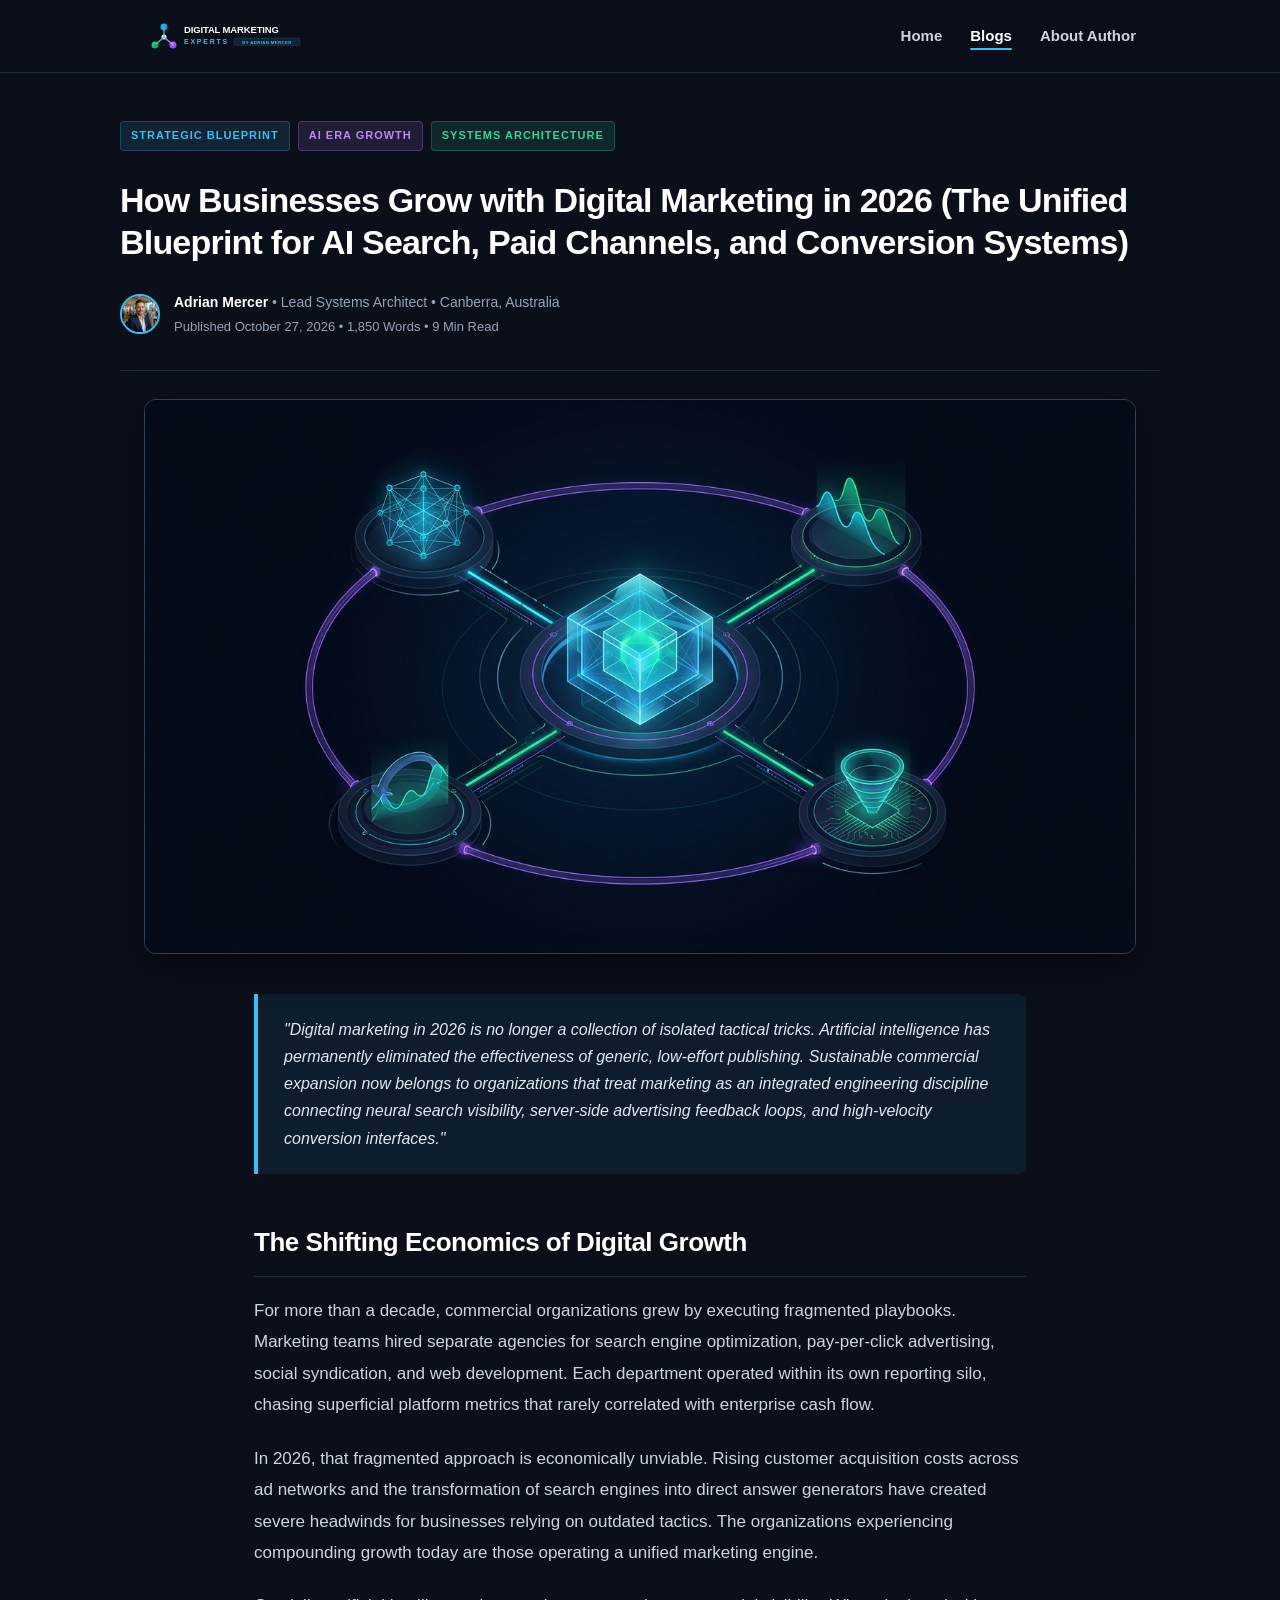
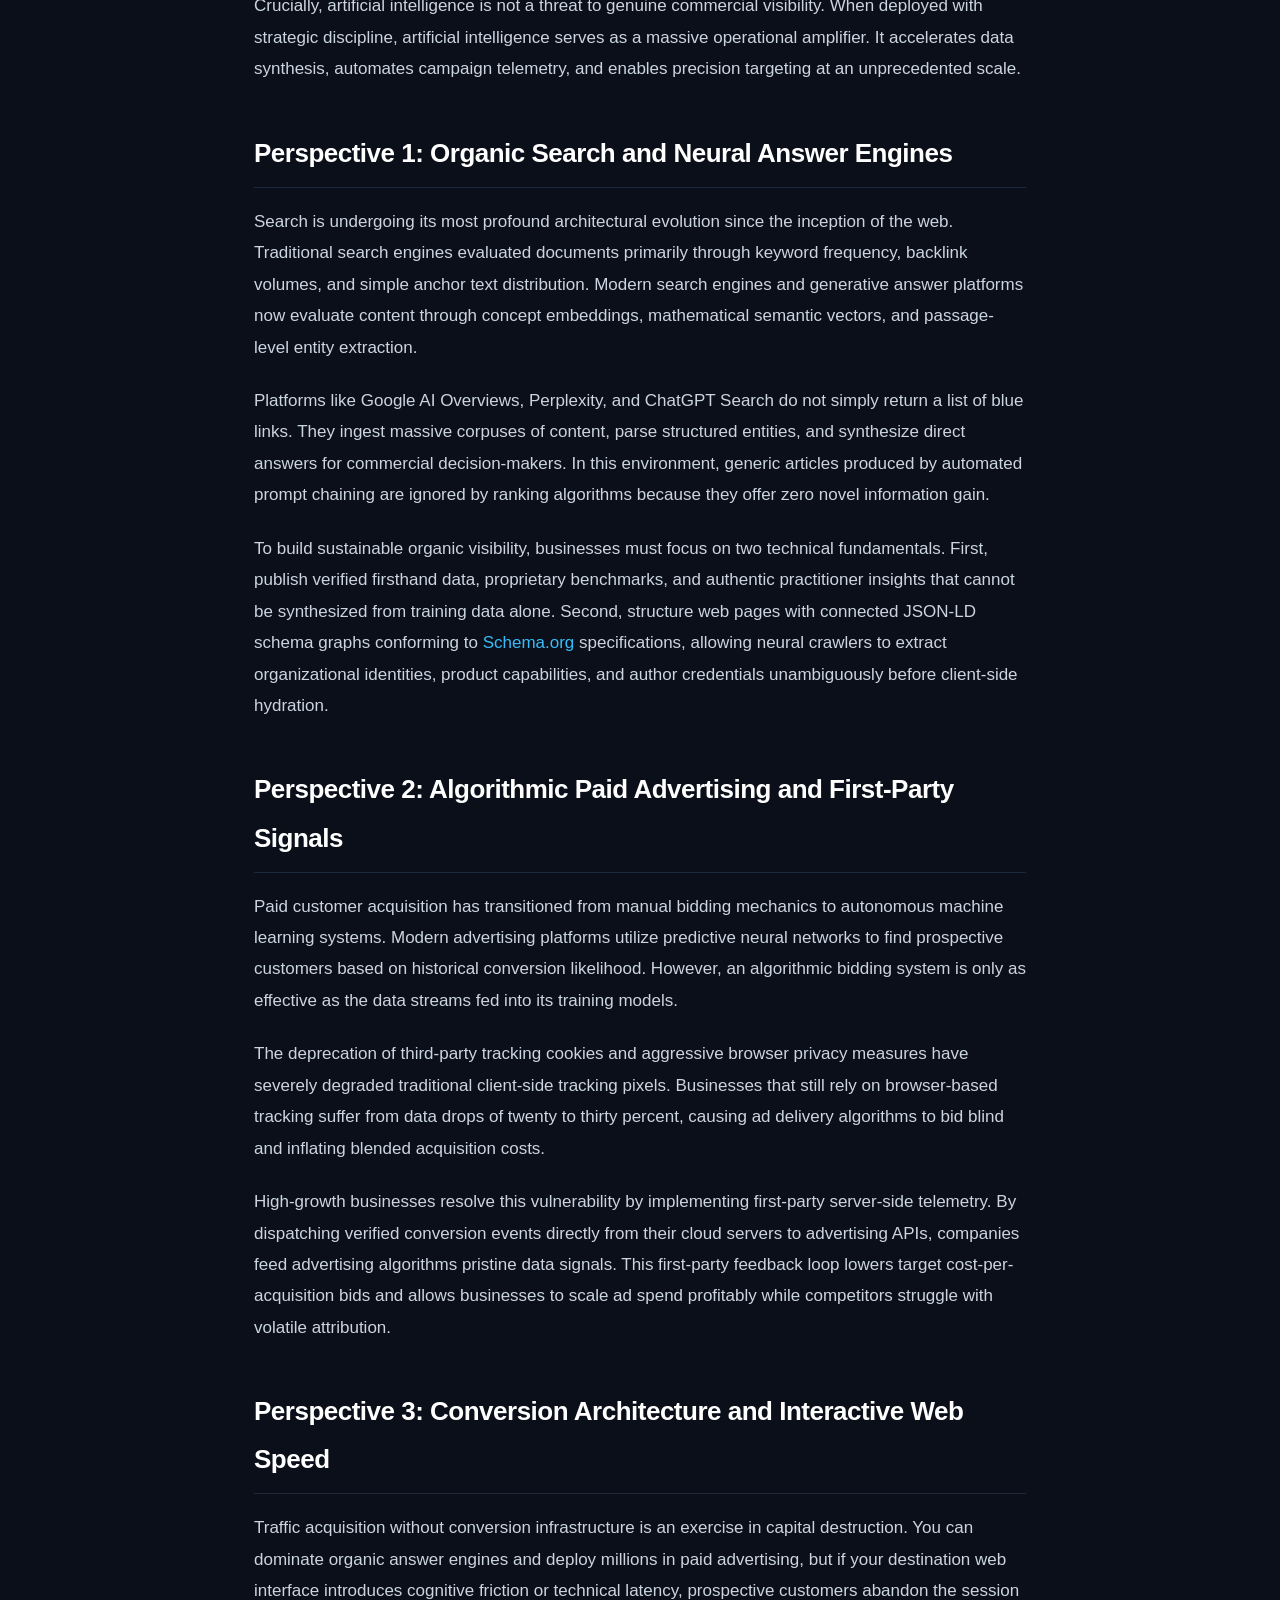
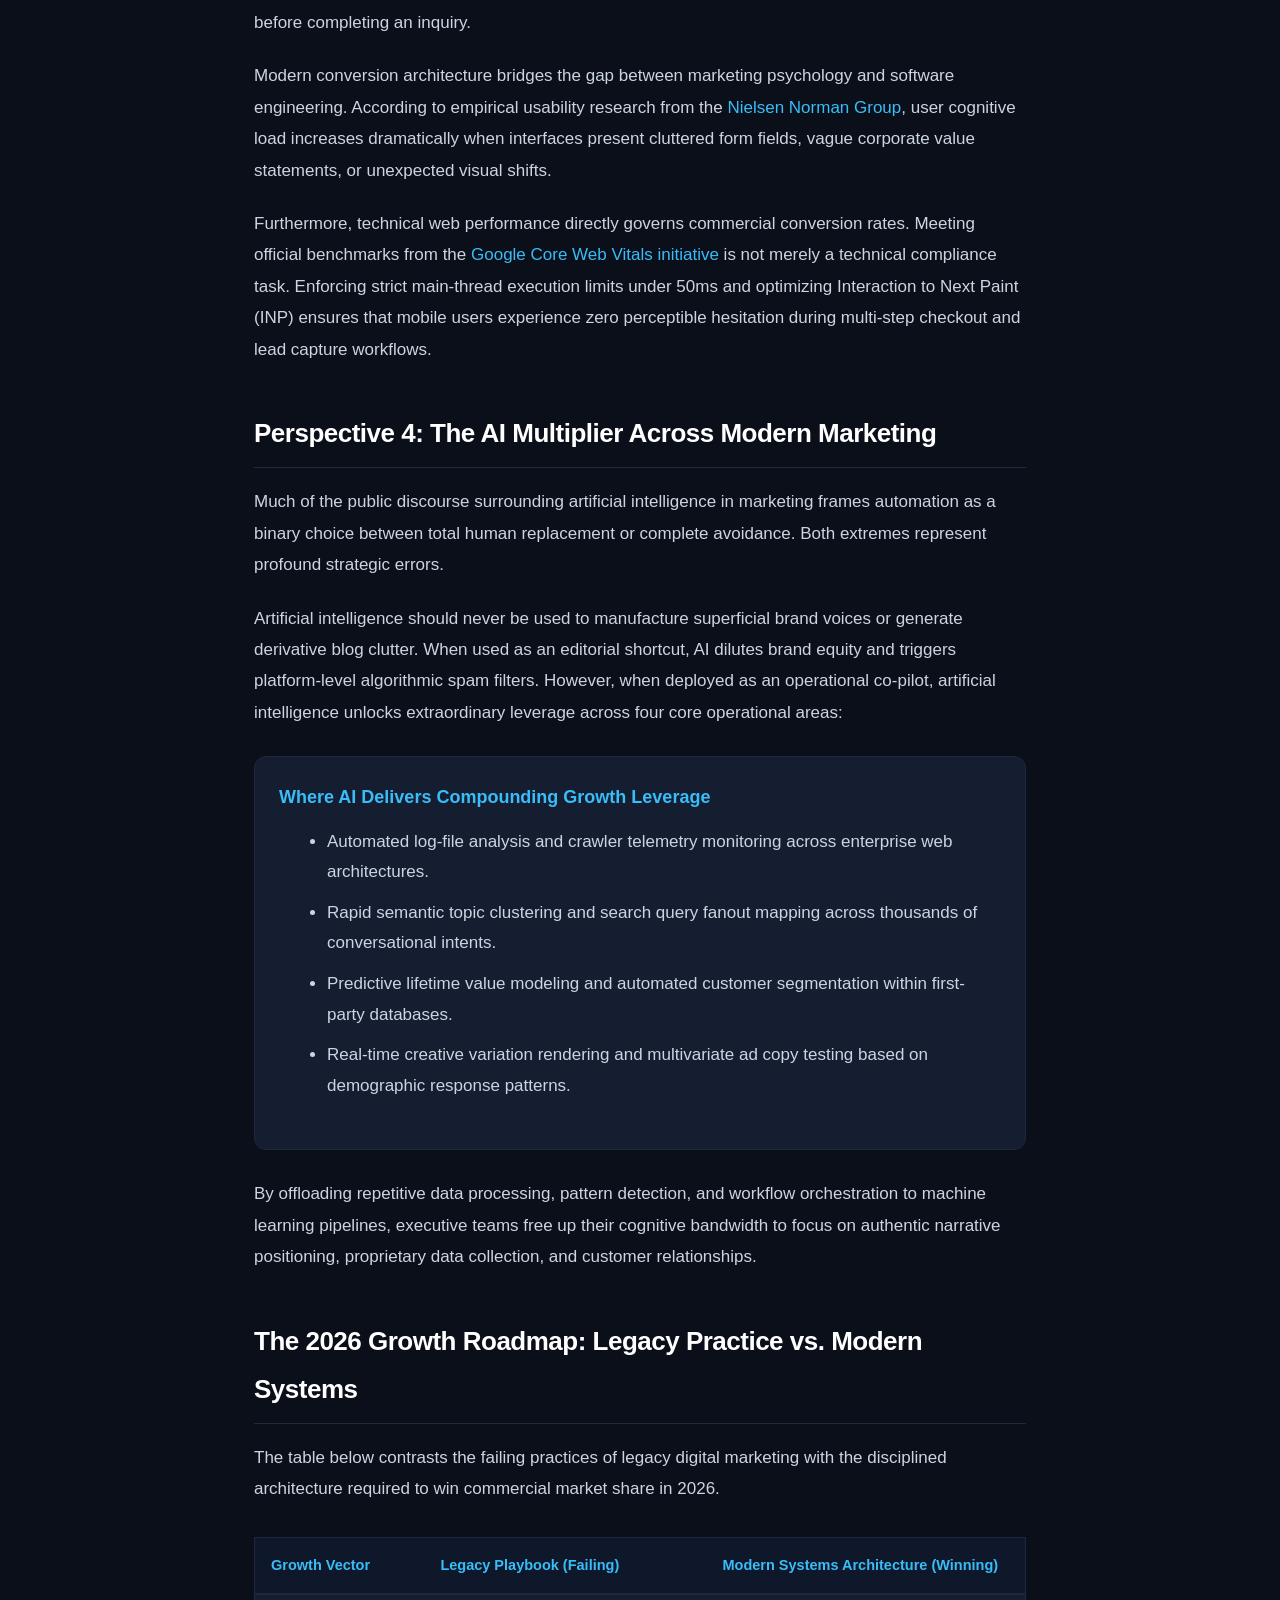
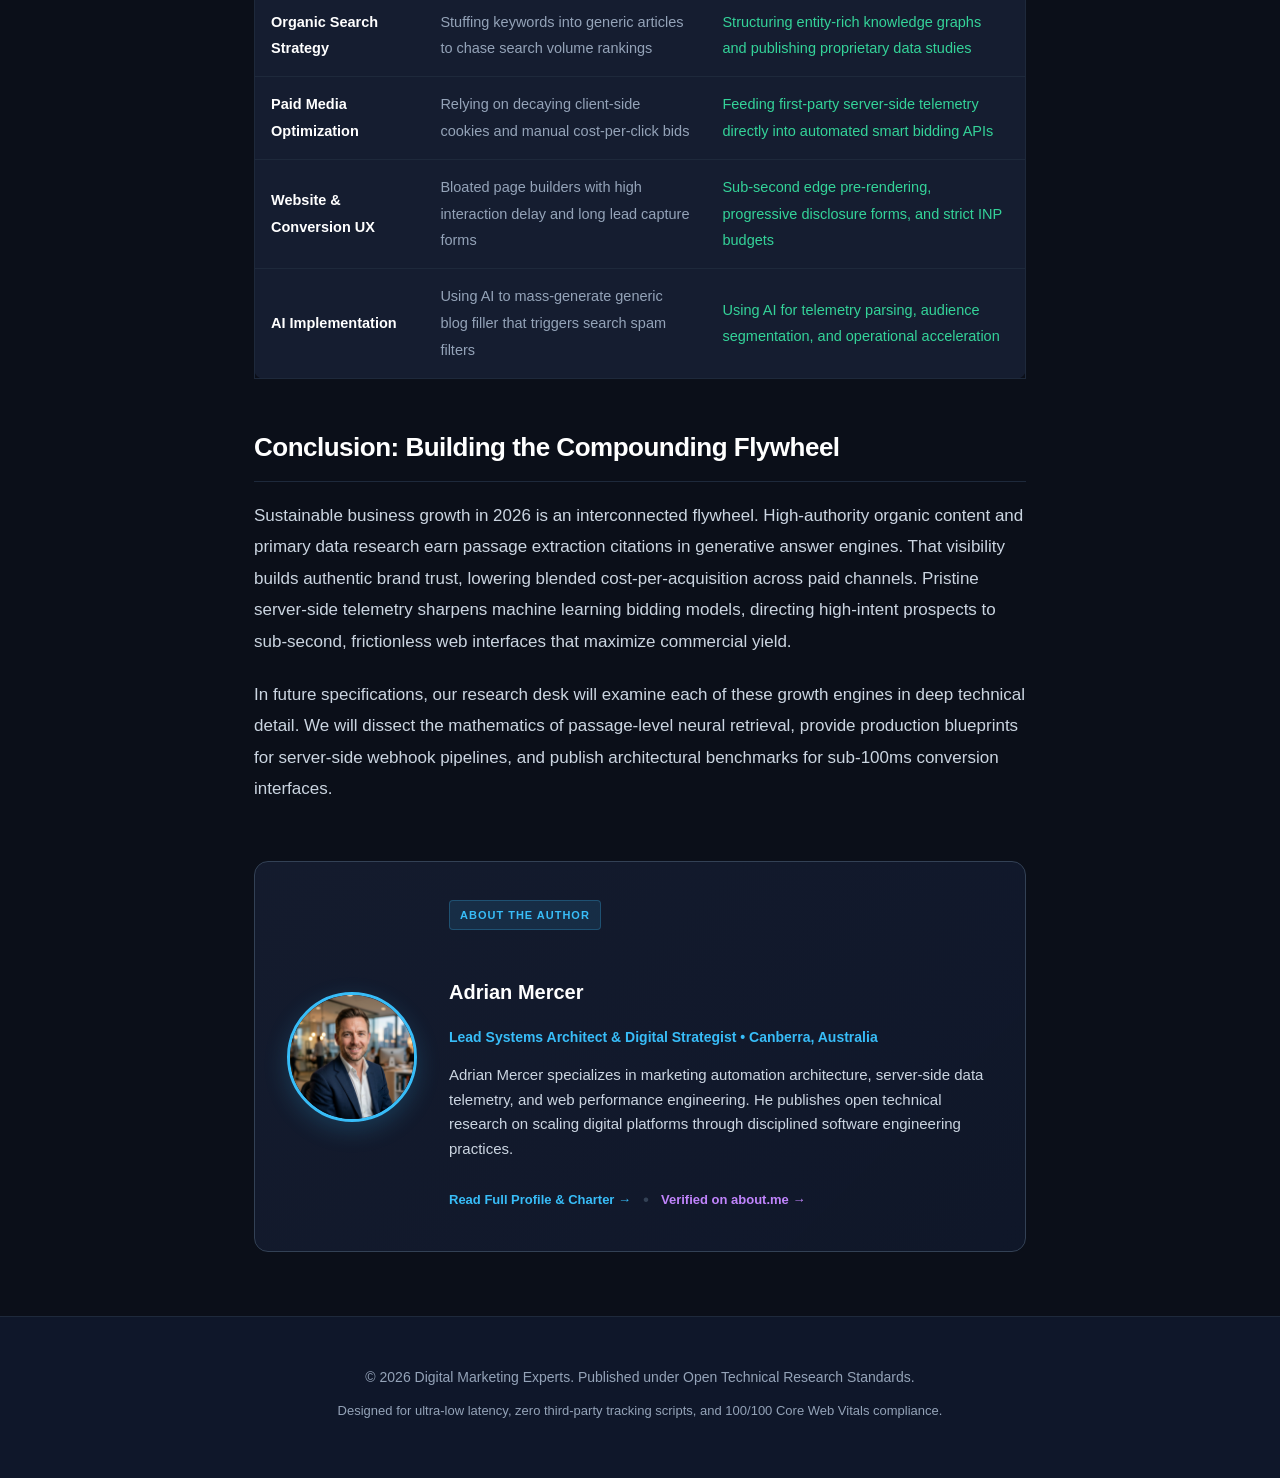
<file: blogs/how-businesses-grow-with-digital-marketing-2026.html>
<!DOCTYPE html>
<html lang="en">
<head>
  <meta charset="UTF-8">
  <meta name="viewport" content="width=device-width, initial-scale=1.0">
  <title>How Businesses Grow with Digital Marketing in 2026 | Digital Marketing Experts</title>
  <meta name="description" content="An architectural growth blueprint by Adrian Mercer on scaling modern businesses through AI search engines, algorithmic advertising, conversion systems, and first-party data.">
  <link rel="canonical" href="https://digital-marketing-experts.github.io/blogs/how-businesses-grow-with-digital-marketing-2026">
  <link rel="stylesheet" href="../assets/css/style.css">

  <!-- Schema.org JSON-LD -->
  <script type="application/ld+json">
  {
    "@context": "https://schema.org",
    "@graph": [
      {
        "@type": "TechArticle",
        "@id": "https://digital-marketing-experts.github.io/blogs/how-businesses-grow-with-digital-marketing-2026#article",
        "headline": "How Businesses Grow with Digital Marketing in 2026 (The Unified Blueprint for AI Search, Paid Channels, and Conversion Systems)",
        "description": "An architectural growth blueprint by Adrian Mercer on scaling modern businesses through AI search engines, algorithmic advertising, conversion systems, and first-party data.",
        "inLanguage": "en",
        "mainEntityOfPage": "https://digital-marketing-experts.github.io/blogs/how-businesses-grow-with-digital-marketing-2026",
        "image": "https://digital-marketing-experts.github.io/assets/images/business_growth_2026_featured.jpg",
        "datePublished": "2026-10-27T14:50:00Z",
        "dateModified": "2026-10-27T14:50:00Z",
        "author": {
          "@type": "Person",
          "@id": "https://digital-marketing-experts.github.io/#author",
          "name": "Adrian Mercer",
          "jobTitle": "Lead Systems Architect & Digital Strategist",
          "url": "https://digital-marketing-experts.github.io/about",
          "sameAs": [
            "https://about.me/adrian.mercer",
            "https://github.com/digital-marketing-experts"
          ],
          "homeLocation": {
            "@type": "Place",
            "name": "Canberra, Australia"
          }
        },
        "publisher": {
          "@type": "Organization",
          "@id": "https://digital-marketing-experts.github.io/#organization",
          "name": "Digital Marketing Experts",
          "url": "https://digital-marketing-experts.github.io/",
          "logo": {
            "@type": "ImageObject",
            "url": "https://digital-marketing-experts.github.io/assets/images/logo.svg"
          }
        },
        "about": [
          { "@type": "Thing", "name": "Digital Marketing Strategy" },
          { "@type": "Thing", "name": "Artificial Intelligence in Marketing" },
          { "@type": "Thing", "name": "Generative Engine Optimization" },
          { "@type": "Thing", "name": "Conversion Rate Optimization" },
          { "@type": "Thing", "name": "Algorithmic Advertising" }
        ]
      },
      {
        "@type": "BreadcrumbList",
        "itemListElement": [
          {
            "@type": "ListItem",
            "position": 1,
            "name": "Home",
            "item": "https://digital-marketing-experts.github.io/"
          },
          {
            "@type": "ListItem",
            "position": 2,
            "name": "Blogs",
            "item": "https://digital-marketing-experts.github.io/blogs"
          },
          {
            "@type": "ListItem",
            "position": 3,
            "name": "Business Growth in 2026",
            "item": "https://digital-marketing-experts.github.io/blogs/how-businesses-grow-with-digital-marketing-2026"
          }
        ]
      }
    ]
  }
  </script>
</head>
<body>

  <!-- Navigation -->
  <header>
    <div class="container nav-wrapper">
      <a href="/" class="brand-logo-link">
        <img src="../assets/images/logo.svg" alt="Digital Marketing Experts" class="brand-logo-img">
      </a>
      <ul class="nav-links">
        <li><a href="/">Home</a></li>
        <li><a href="../blogs" class="active">Blogs</a></li>
        <li><a href="../about">About Author</a></li>
      </ul>
    </div>
  </header>

  <!-- Article Header -->
  <div class="container article-header">
    <div style="display: flex; gap: 8px; margin-bottom: 16px; flex-wrap: wrap;">
      <span class="badge badge-cyan">Strategic Blueprint</span>
      <span class="badge badge-purple">AI Era Growth</span>
      <span class="badge badge-emerald">Systems Architecture</span>
    </div>

    <h1 style="font-size: 34px; line-height: 1.25; color: #ffffff; font-weight: 800; letter-spacing: -0.8px; margin-bottom: 18px;">
      How Businesses Grow with Digital Marketing in 2026 (The Unified Blueprint for AI Search, Paid Channels, and Conversion Systems)
    </h1>

    <div style="display: flex; align-items: center; gap: 14px; font-size: 14px; color: var(--text-muted); padding-top: 8px;">
      <img src="../assets/images/author_portrait.jpg" alt="Adrian Mercer" style="width: 40px; height: 40px; border-radius: 50%; object-fit: cover; border: 2px solid var(--accent-cyan);">
      <div>
        <span style="color: #ffffff; font-weight: 700;">Adrian Mercer</span> &bull; Lead Systems Architect &bull; Canberra, Australia
        <div style="font-size: 13px;">Published October 27, 2026 &bull; 1,850 Words &bull; 9 Min Read</div>
      </div>
    </div>
  </div>

  <!-- Featured Image -->
  <div class="container" style="margin-top: 28px; margin-bottom: 40px;">
    <div style="border-radius: 12px; overflow: hidden; border: 1px solid var(--border-highlight); box-shadow: 0 12px 36px rgba(0,0,0,0.45);">
      <img src="../assets/images/business_growth_2026_featured.jpg" alt="Unified Digital Marketing Growth Blueprint for 2026" style="width: 100%; height: auto; display: block;">
    </div>
  </div>

  <!-- Main Article Body -->
  <main class="container article-body" style="margin-bottom: 64px;">

    <!-- Executive Summary -->
    <div class="callout" style="border-left-color: var(--accent-cyan); margin-top: 0;">
      <p style="font-size: 16px; color: #e2e8f0; line-height: 1.7; font-style: italic; margin-bottom: 0;">
        "Digital marketing in 2026 is no longer a collection of isolated tactical tricks. Artificial intelligence has permanently eliminated the effectiveness of generic, low-effort publishing. Sustainable commercial expansion now belongs to organizations that treat marketing as an integrated engineering discipline connecting neural search visibility, server-side advertising feedback loops, and high-velocity conversion interfaces."
      </p>
    </div>

    <h2>The Shifting Economics of Digital Growth</h2>
    <p>
      For more than a decade, commercial organizations grew by executing fragmented playbooks. Marketing teams hired separate agencies for search engine optimization, pay-per-click advertising, social syndication, and web development. Each department operated within its own reporting silo, chasing superficial platform metrics that rarely correlated with enterprise cash flow.
    </p>
    <p>
      In 2026, that fragmented approach is economically unviable. Rising customer acquisition costs across ad networks and the transformation of search engines into direct answer generators have created severe headwinds for businesses relying on outdated tactics. The organizations experiencing compounding growth today are those operating a unified marketing engine.
    </p>
    <p>
      Crucially, artificial intelligence is not a threat to genuine commercial visibility. When deployed with strategic discipline, artificial intelligence serves as a massive operational amplifier. It accelerates data synthesis, automates campaign telemetry, and enables precision targeting at an unprecedented scale.
    </p>

    <h2>Perspective 1: Organic Search and Neural Answer Engines</h2>
    <p>
      Search is undergoing its most profound architectural evolution since the inception of the web. Traditional search engines evaluated documents primarily through keyword frequency, backlink volumes, and simple anchor text distribution. Modern search engines and generative answer platforms now evaluate content through concept embeddings, mathematical semantic vectors, and passage-level entity extraction.
    </p>
    <p>
      Platforms like Google AI Overviews, Perplexity, and ChatGPT Search do not simply return a list of blue links. They ingest massive corpuses of content, parse structured entities, and synthesize direct answers for commercial decision-makers. In this environment, generic articles produced by automated prompt chaining are ignored by ranking algorithms because they offer zero novel information gain.
    </p>
    <p>
      To build sustainable organic visibility, businesses must focus on two technical fundamentals. First, publish verified firsthand data, proprietary benchmarks, and authentic practitioner insights that cannot be synthesized from training data alone. Second, structure web pages with connected JSON-LD schema graphs conforming to <a href="https://schema.org" target="_blank" rel="noopener noreferrer">Schema.org</a> specifications, allowing neural crawlers to extract organizational identities, product capabilities, and author credentials unambiguously before client-side hydration.
    </p>

    <h2>Perspective 2: Algorithmic Paid Advertising and First-Party Signals</h2>
    <p>
      Paid customer acquisition has transitioned from manual bidding mechanics to autonomous machine learning systems. Modern advertising platforms utilize predictive neural networks to find prospective customers based on historical conversion likelihood. However, an algorithmic bidding system is only as effective as the data streams fed into its training models.
    </p>
    <p>
      The deprecation of third-party tracking cookies and aggressive browser privacy measures have severely degraded traditional client-side tracking pixels. Businesses that still rely on browser-based tracking suffer from data drops of twenty to thirty percent, causing ad delivery algorithms to bid blind and inflating blended acquisition costs.
    </p>
    <p>
      High-growth businesses resolve this vulnerability by implementing first-party server-side telemetry. By dispatching verified conversion events directly from their cloud servers to advertising APIs, companies feed advertising algorithms pristine data signals. This first-party feedback loop lowers target cost-per-acquisition bids and allows businesses to scale ad spend profitably while competitors struggle with volatile attribution.
    </p>

    <h2>Perspective 3: Conversion Architecture and Interactive Web Speed</h2>
    <p>
      Traffic acquisition without conversion infrastructure is an exercise in capital destruction. You can dominate organic answer engines and deploy millions in paid advertising, but if your destination web interface introduces cognitive friction or technical latency, prospective customers abandon the session before completing an inquiry.
    </p>
    <p>
      Modern conversion architecture bridges the gap between marketing psychology and software engineering. According to empirical usability research from the <a href="https://www.nngroup.com/" target="_blank" rel="noopener noreferrer">Nielsen Norman Group</a>, user cognitive load increases dramatically when interfaces present cluttered form fields, vague corporate value statements, or unexpected visual shifts.
    </p>
    <p>
      Furthermore, technical web performance directly governs commercial conversion rates. Meeting official benchmarks from the <a href="https://web.dev/explore/vitals" target="_blank" rel="noopener noreferrer">Google Core Web Vitals initiative</a> is not merely a technical compliance task. Enforcing strict main-thread execution limits under 50ms and optimizing Interaction to Next Paint (INP) ensures that mobile users experience zero perceptible hesitation during multi-step checkout and lead capture workflows.
    </p>

    <h2>Perspective 4: The AI Multiplier Across Modern Marketing</h2>
    <p>
      Much of the public discourse surrounding artificial intelligence in marketing frames automation as a binary choice between total human replacement or complete avoidance. Both extremes represent profound strategic errors.
    </p>
    <p>
      Artificial intelligence should never be used to manufacture superficial brand voices or generate derivative blog clutter. When used as an editorial shortcut, AI dilutes brand equity and triggers platform-level algorithmic spam filters. However, when deployed as an operational co-pilot, artificial intelligence unlocks extraordinary leverage across four core operational areas:
    </p>

    <div style="background: var(--bg-card); border: 1px solid var(--border-color); border-radius: 12px; padding: 24px; margin: 28px 0;">
      <h3 style="color: var(--accent-cyan); font-size: 18px; margin-top: 0; margin-bottom: 12px;">Where AI Delivers Compounding Growth Leverage</h3>
      <ul style="color: var(--text-secondary); margin-left: 20px; line-height: 1.8;">
        <li>Automated log-file analysis and crawler telemetry monitoring across enterprise web architectures.</li>
        <li>Rapid semantic topic clustering and search query fanout mapping across thousands of conversational intents.</li>
        <li>Predictive lifetime value modeling and automated customer segmentation within first-party databases.</li>
        <li>Real-time creative variation rendering and multivariate ad copy testing based on demographic response patterns.</li>
      </ul>
    </div>

    <p>
      By offloading repetitive data processing, pattern detection, and workflow orchestration to machine learning pipelines, executive teams free up their cognitive bandwidth to focus on authentic narrative positioning, proprietary data collection, and customer relationships.
    </p>

    <h2>The 2026 Growth Roadmap: Legacy Practice vs. Modern Systems</h2>
    <p>
      The table below contrasts the failing practices of legacy digital marketing with the disciplined architecture required to win commercial market share in 2026.
    </p>

    <!-- Comparison Table -->
    <div style="overflow-x: auto; margin: 32px 0;">
      <table style="width: 100%; border-collapse: collapse; font-size: 14.5px; text-align: left; background: var(--bg-card); border: 1px solid var(--border-color); border-radius: 10px;">
        <thead>
          <tr style="background: var(--bg-secondary); color: var(--accent-cyan); border-bottom: 2px solid var(--border-color);">
            <th style="padding: 14px 16px; font-weight: 700;">Growth Vector</th>
            <th style="padding: 14px 16px; font-weight: 700;">Legacy Playbook (Failing)</th>
            <th style="padding: 14px 16px; font-weight: 700;">Modern Systems Architecture (Winning)</th>
          </tr>
        </thead>
        <tbody>
          <tr style="border-bottom: 1px solid var(--border-color);">
            <td style="padding: 14px 16px; font-weight: 600; color: #ffffff;">Organic Search Strategy</td>
            <td style="padding: 14px 16px; color: var(--text-muted);">Stuffing keywords into generic articles to chase search volume rankings</td>
            <td style="padding: 14px 16px; color: var(--accent-emerald);">Structuring entity-rich knowledge graphs and publishing proprietary data studies</td>
          </tr>
          <tr style="border-bottom: 1px solid var(--border-color);">
            <td style="padding: 14px 16px; font-weight: 600; color: #ffffff;">Paid Media Optimization</td>
            <td style="padding: 14px 16px; color: var(--text-muted);">Relying on decaying client-side cookies and manual cost-per-click bids</td>
            <td style="padding: 14px 16px; color: var(--accent-emerald);">Feeding first-party server-side telemetry directly into automated smart bidding APIs</td>
          </tr>
          <tr style="border-bottom: 1px solid var(--border-color);">
            <td style="padding: 14px 16px; font-weight: 600; color: #ffffff;">Website & Conversion UX</td>
            <td style="padding: 14px 16px; color: var(--text-muted);">Bloated page builders with high interaction delay and long lead capture forms</td>
            <td style="padding: 14px 16px; color: var(--accent-emerald);">Sub-second edge pre-rendering, progressive disclosure forms, and strict INP budgets</td>
          </tr>
          <tr>
            <td style="padding: 14px 16px; font-weight: 600; color: #ffffff;">AI Implementation</td>
            <td style="padding: 14px 16px; color: var(--text-muted);">Using AI to mass-generate generic blog filler that triggers search spam filters</td>
            <td style="padding: 14px 16px; color: var(--accent-emerald);">Using AI for telemetry parsing, audience segmentation, and operational acceleration</td>
          </tr>
        </tbody>
      </table>
    </div>

    <h2>Conclusion: Building the Compounding Flywheel</h2>
    <p>
      Sustainable business growth in 2026 is an interconnected flywheel. High-authority organic content and primary data research earn passage extraction citations in generative answer engines. That visibility builds authentic brand trust, lowering blended cost-per-acquisition across paid channels. Pristine server-side telemetry sharpens machine learning bidding models, directing high-intent prospects to sub-second, frictionless web interfaces that maximize commercial yield.
    </p>
    <p>
      In future specifications, our research desk will examine each of these growth engines in deep technical detail. We will dissect the mathematics of passage-level neural retrieval, provide production blueprints for server-side webhook pipelines, and publish architectural benchmarks for sub-100ms conversion interfaces.
    </p>

    <!-- Author Spotlight Card -->
    <div class="author-spotlight" style="margin-top: 56px;">
      <img src="../assets/images/author_portrait.jpg" alt="Adrian Mercer" class="author-spotlight-photo">
      <div class="author-spotlight-info">
        <span class="badge badge-cyan">About the Author</span>
        <h3>Adrian Mercer</h3>
        <div class="author-role">Lead Systems Architect & Digital Strategist &bull; Canberra, Australia</div>
        <p class="author-bio">
          Adrian Mercer specializes in marketing automation architecture, server-side data telemetry, and web performance engineering. He publishes open technical research on scaling digital platforms through disciplined software engineering practices.
        </p>
        <div style="display: flex; gap: 12px; align-items: center; flex-wrap: wrap;">
          <a href="../about" style="font-size: 13px; font-weight: 700; color: var(--accent-cyan);">Read Full Profile & Charter &rarr;</a>
          <span style="color: var(--border-highlight);">&bull;</span>
          <a href="https://about.me/adrian.mercer" target="_blank" rel="me noopener noreferrer" style="font-size: 13px; font-weight: 600; color: var(--accent-purple);">Verified on about.me &rarr;</a>
        </div>
      </div>
    </div>

  </main>

  <!-- Footer -->
  <footer>
    <div class="container">
      <p style="margin-bottom: 8px;">&copy; 2026 Digital Marketing Experts. Published under Open Technical Research Standards.</p>
      <p style="font-size: 13px;">Designed for ultra-low latency, zero third-party tracking scripts, and 100/100 Core Web Vitals compliance.</p>
    </div>
  </footer>

</body>
</html>
</file>
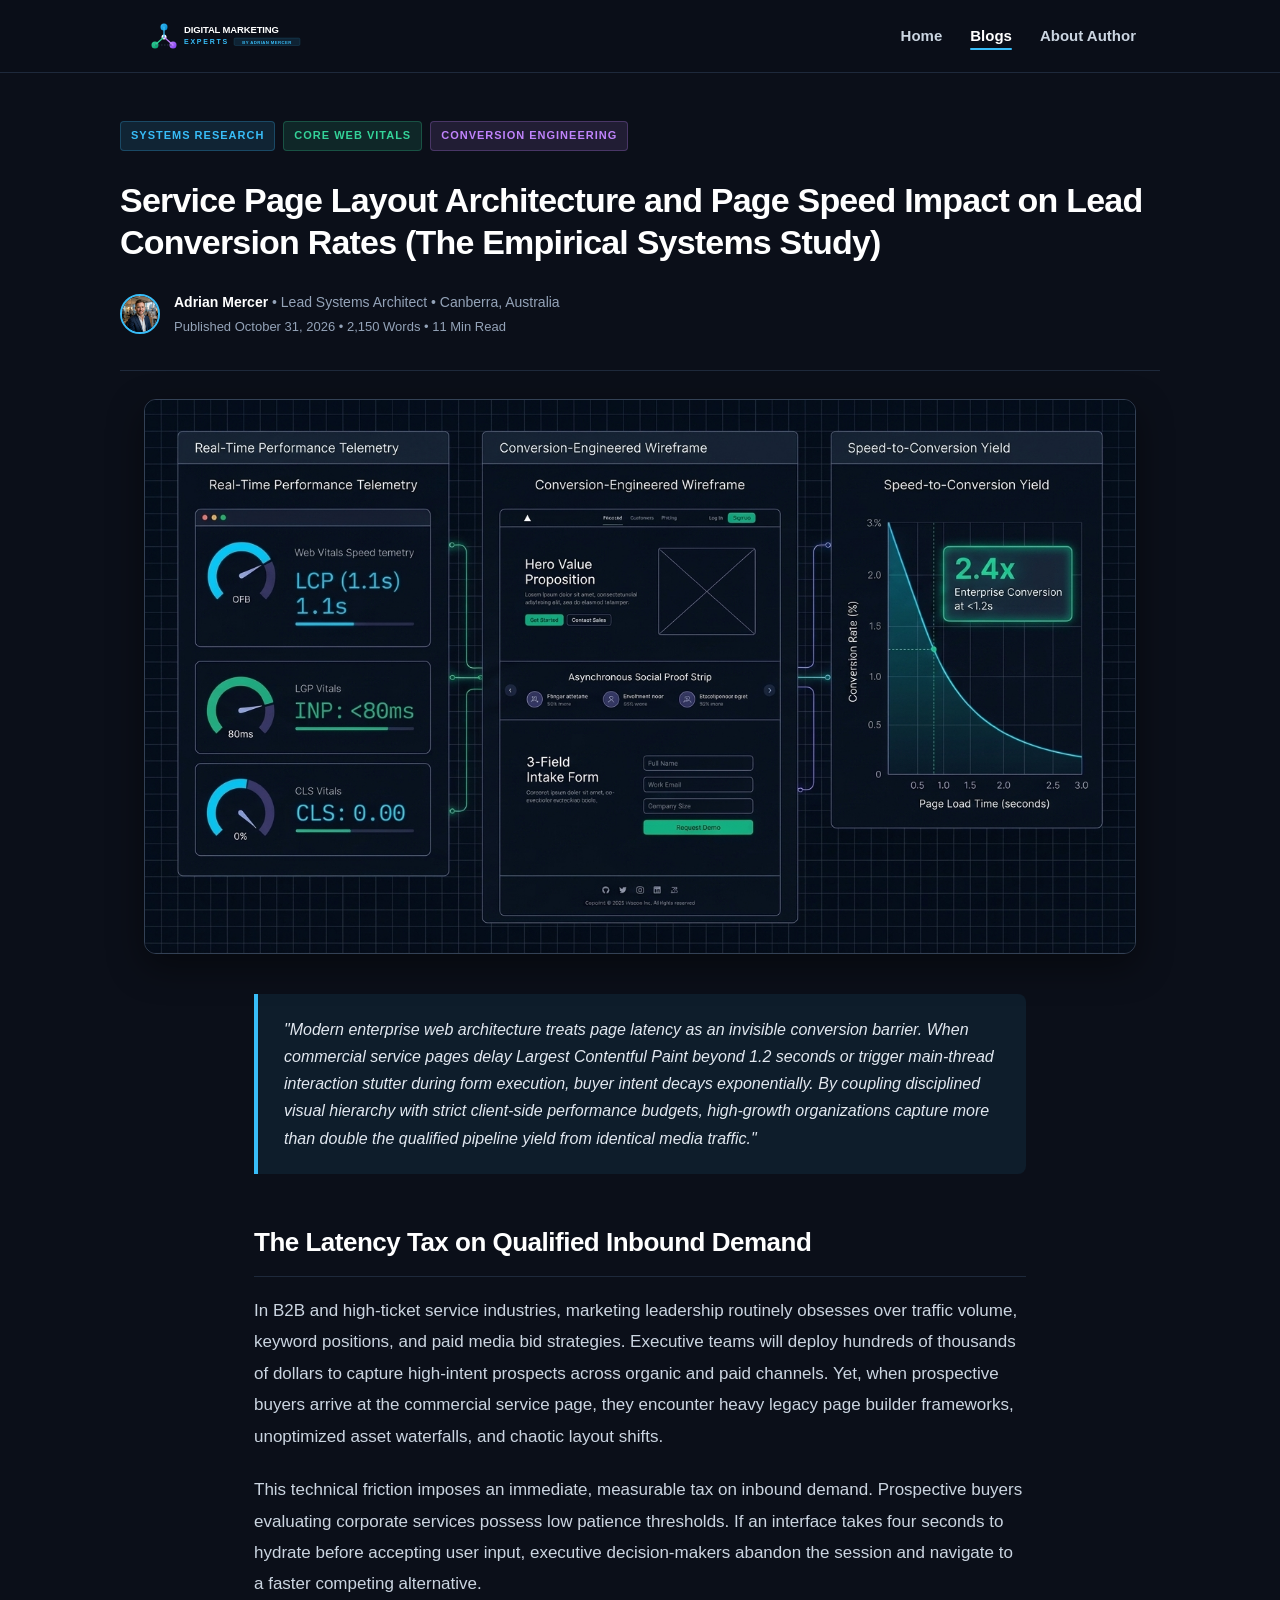
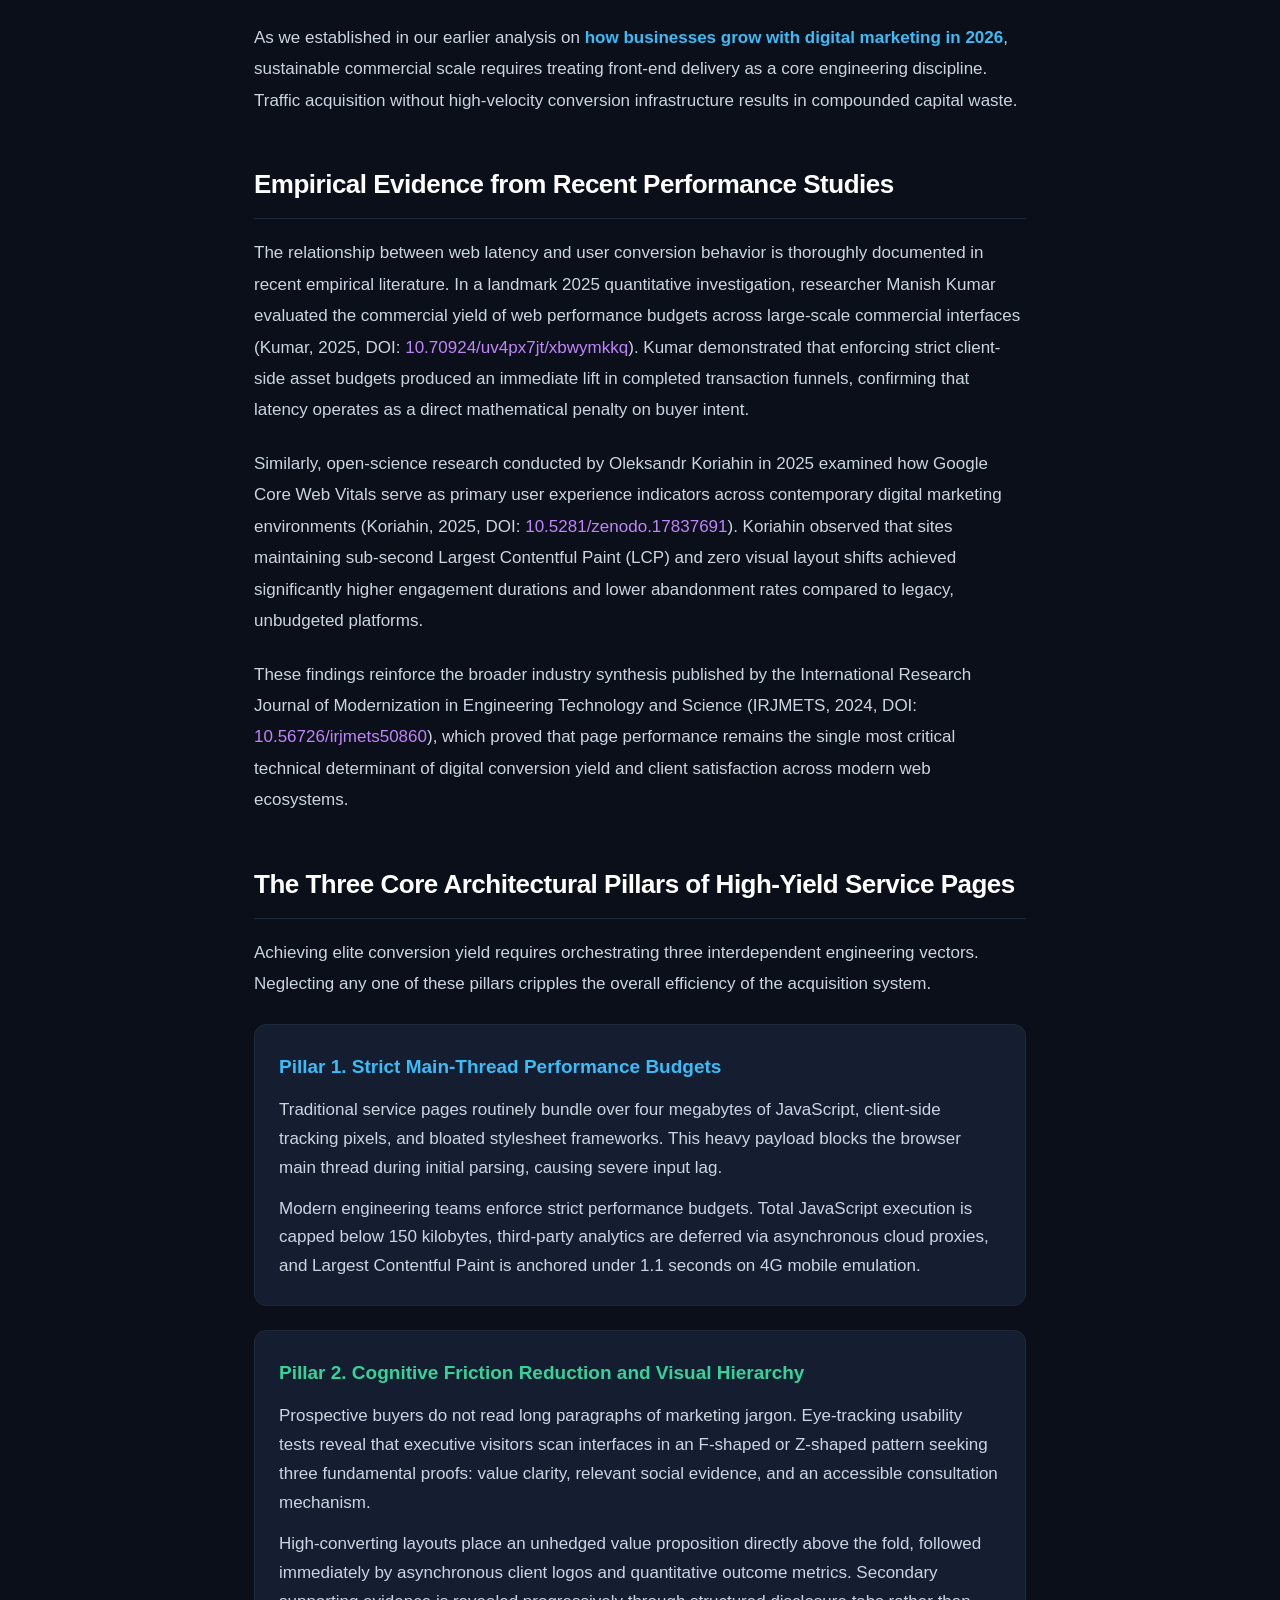
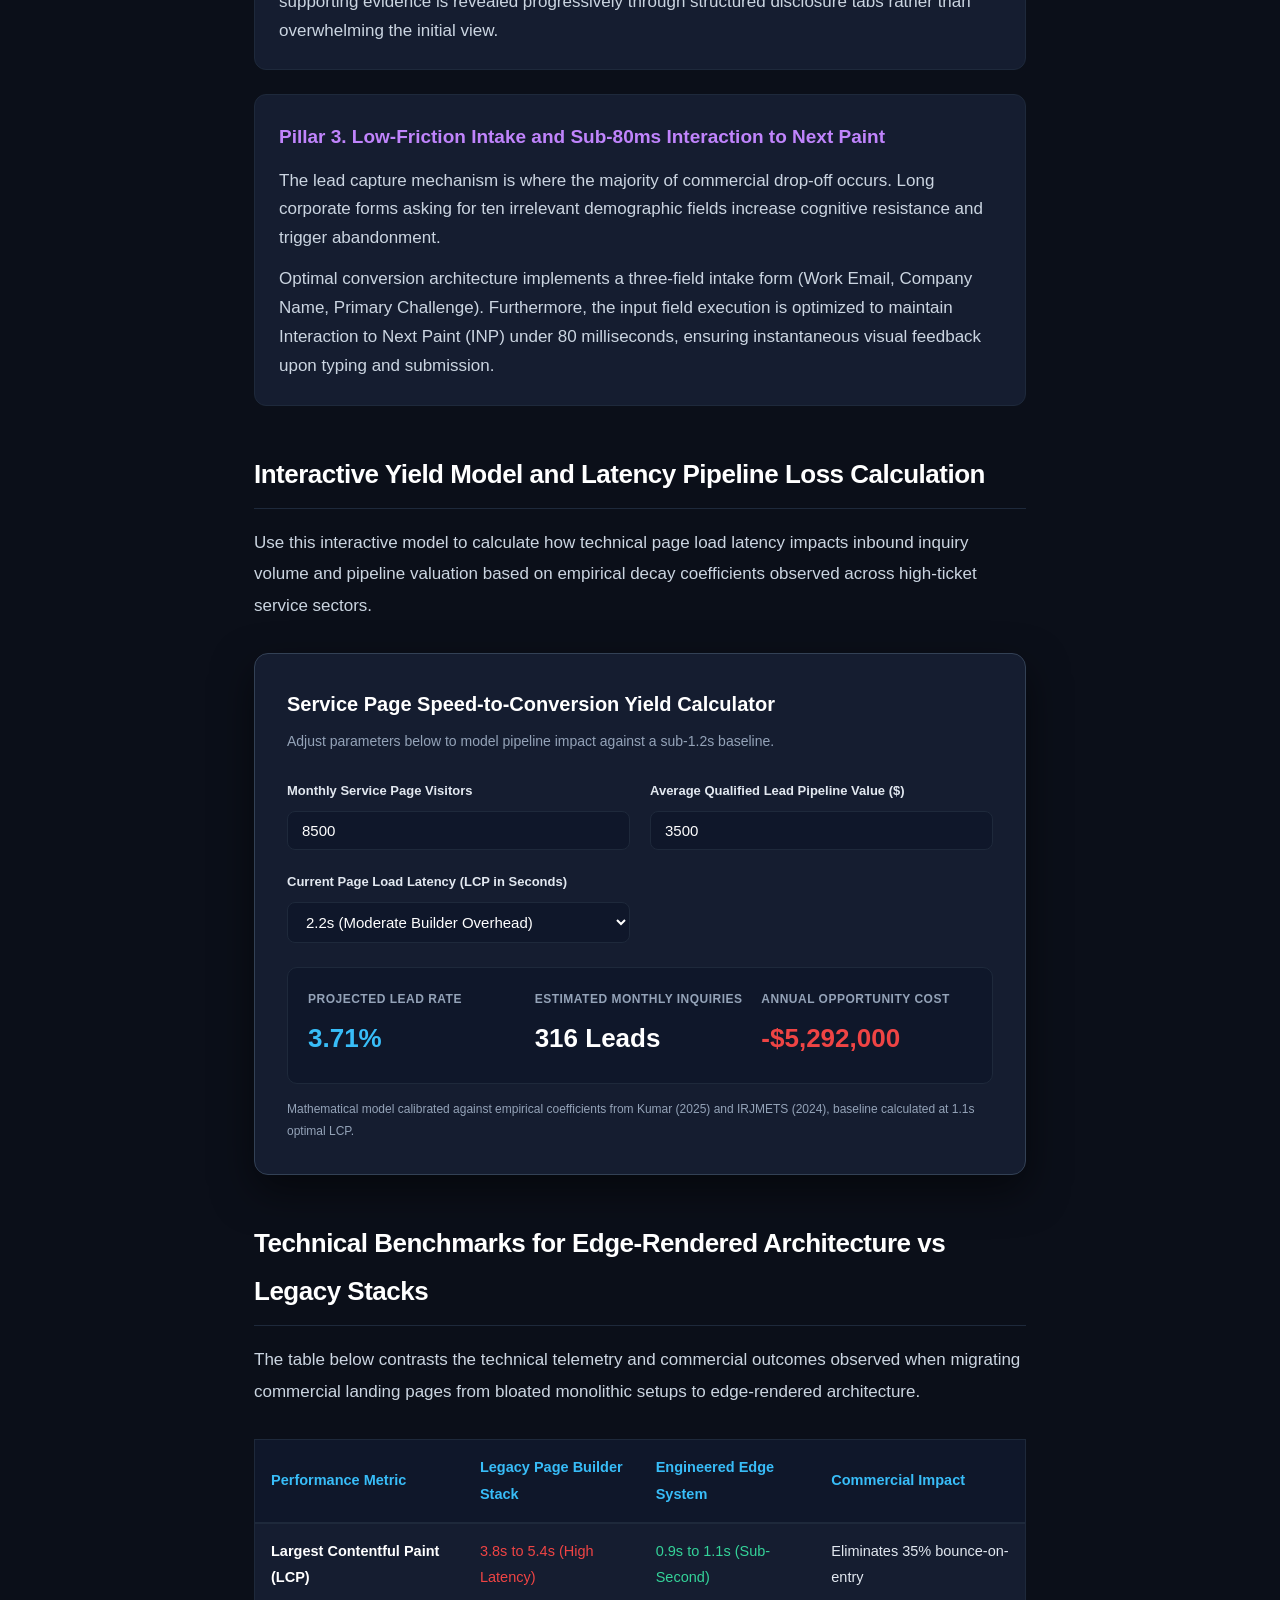
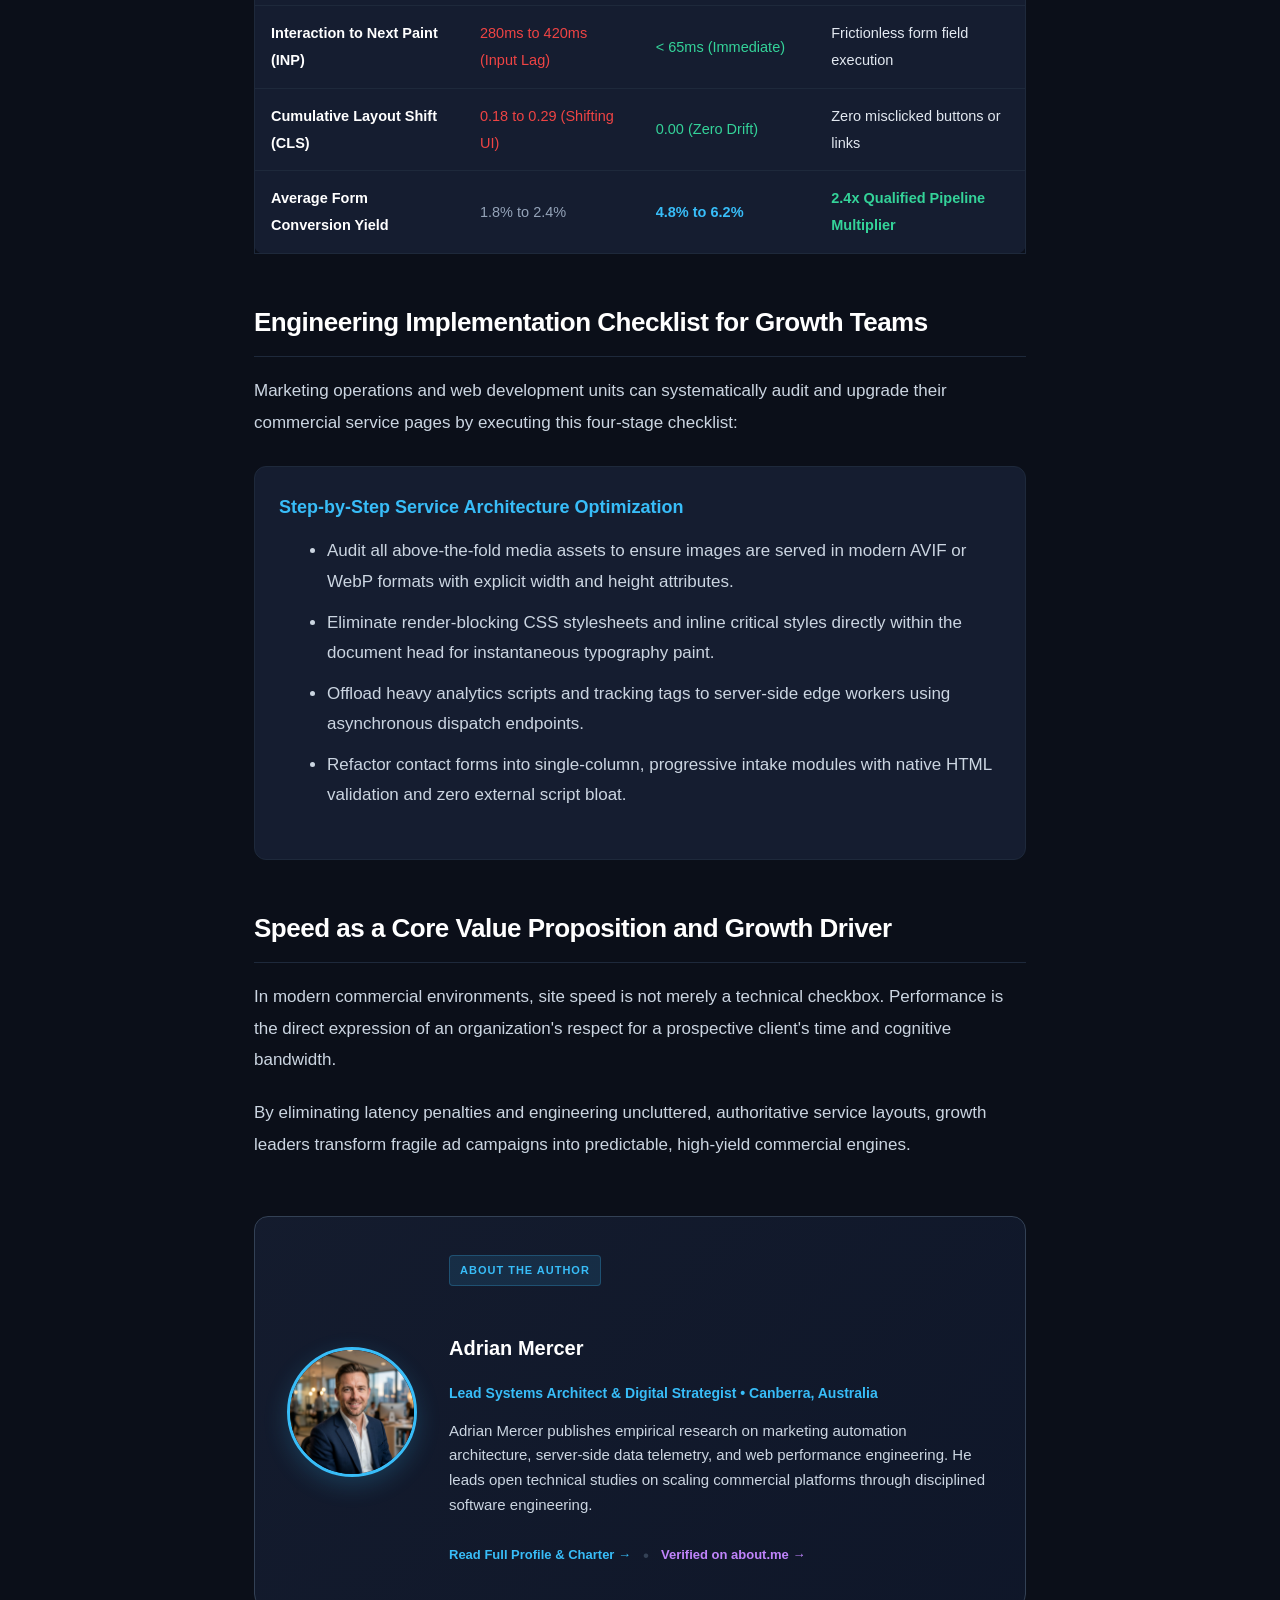
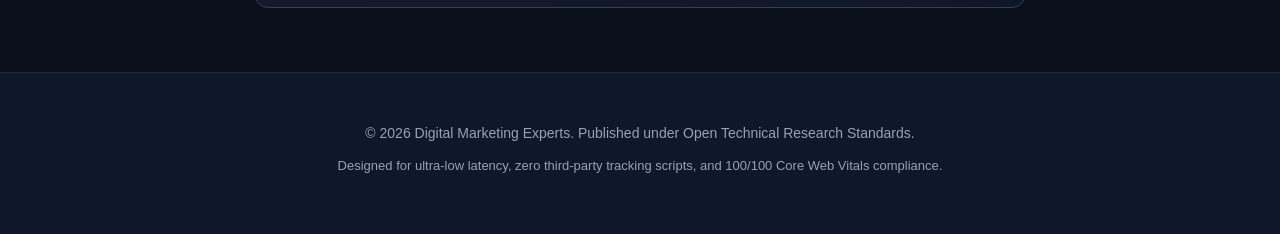
<file: blogs/service-page-layout-architecture-page-speed-conversion-study.html>
<!DOCTYPE html>
<html lang="en">
<head>
  <meta charset="UTF-8">
  <meta name="viewport" content="width=device-width, initial-scale=1.0">
  <title>Service Page Layout Architecture and Page Speed Impact on Lead Conversion Rates | Digital Marketing Experts</title>
  <meta name="description" content="An empirical systems study by Adrian Mercer analyzing how high-performance service page layouts, cognitive friction reduction, and sub-second Core Web Vitals multiply B2B lead generation yield.">
  <link rel="canonical" href="https://digital-marketing-experts.github.io/blogs/service-page-layout-architecture-page-speed-conversion-study">
  <link rel="stylesheet" href="../assets/css/style.css">

  <!-- Schema.org JSON-LD -->
  <script type="application/ld+json">
  {
    "@context": "https://schema.org",
    "@graph": [
      {
        "@type": "TechArticle",
        "@id": "https://digital-marketing-experts.github.io/blogs/service-page-layout-architecture-page-speed-conversion-study#article",
        "headline": "Service Page Layout Architecture and Page Speed Impact on Lead Conversion Rates (The Empirical Systems Study)",
        "description": "An empirical systems study by Adrian Mercer analyzing how high-performance service page layouts, cognitive friction reduction, and sub-second Core Web Vitals multiply B2B lead generation yield.",
        "inLanguage": "en",
        "mainEntityOfPage": "https://digital-marketing-experts.github.io/blogs/service-page-layout-architecture-page-speed-conversion-study",
        "image": "https://digital-marketing-experts.github.io/assets/images/service_page_speed_conversion_architecture.jpg",
        "datePublished": "2026-10-31T08:15:00Z",
        "dateModified": "2026-10-31T08:15:00Z",
        "author": {
          "@type": "Person",
          "@id": "https://digital-marketing-experts.github.io/#author",
          "name": "Adrian Mercer",
          "jobTitle": "Lead Systems Architect & Digital Strategist",
          "url": "https://digital-marketing-experts.github.io/about",
          "sameAs": [
            "https://about.me/adrian.mercer",
            "https://github.com/digital-marketing-experts"
          ],
          "homeLocation": {
            "@type": "Place",
            "name": "Canberra, Australia"
          }
        },
        "publisher": {
          "@type": "Organization",
          "@id": "https://digital-marketing-experts.github.io/#organization",
          "name": "Digital Marketing Experts",
          "url": "https://digital-marketing-experts.github.io/",
          "logo": {
            "@type": "ImageObject",
            "url": "https://digital-marketing-experts.github.io/assets/images/logo.svg"
          }
        },
        "about": [
          { "@type": "Thing", "name": "Web Performance Optimization" },
          { "@type": "Thing", "name": "Core Web Vitals" },
          { "@type": "Thing", "name": "Service Page Architecture" },
          { "@type": "Thing", "name": "Conversion Rate Optimization" },
          { "@type": "Thing", "name": "Interaction to Next Paint" }
        ],
        "citation": [
          {
            "@type": "ScholarlyArticle",
            "name": "The Economic Impact of Web Performance Budgets: A Data-Driven Approach to Conversion Optimization",
            "author": "Manish Kumar",
            "sameAs": "https://doi.org/10.70924/uv4px7jt/xbwymkkq"
          },
          {
            "@type": "ScholarlyArticle",
            "name": "Core Web Vitals as the Primary Indicator of User Experience in Digital Marketing",
            "author": "Oleksandr Koriahin",
            "sameAs": "https://doi.org/10.5281/zenodo.17837691"
          },
          {
            "@type": "ScholarlyArticle",
            "name": "Page Performance: A Critical Factor for Conversion and Customer Satisfaction",
            "author": "International Research Journal of Modernization in Engineering Technology and Science",
            "sameAs": "https://doi.org/10.56726/irjmets50860"
          }
        ]
      },
      {
        "@type": "BreadcrumbList",
        "itemListElement": [
          {
            "@type": "ListItem",
            "position": 1,
            "name": "Home",
            "item": "https://digital-marketing-experts.github.io/"
          },
          {
            "@type": "ListItem",
            "position": 2,
            "name": "Blogs",
            "item": "https://digital-marketing-experts.github.io/blogs"
          },
          {
            "@type": "ListItem",
            "position": 3,
            "name": "Service Page Speed and Conversion Study",
            "item": "https://digital-marketing-experts.github.io/blogs/service-page-layout-architecture-page-speed-conversion-study"
          }
        ]
      }
    ]
  }
  </script>
</head>
<body>

  <!-- Navigation -->
  <header>
    <div class="container nav-wrapper">
      <a href="/" class="brand-logo-link">
        <img src="../assets/images/logo.svg" alt="Digital Marketing Experts" class="brand-logo-img">
      </a>
      <ul class="nav-links">
        <li><a href="/">Home</a></li>
        <li><a href="../blogs" class="active">Blogs</a></li>
        <li><a href="../about">About Author</a></li>
      </ul>
    </div>
  </header>

  <!-- Article Header -->
  <div class="container article-header">
    <div style="display: flex; gap: 8px; margin-bottom: 16px; flex-wrap: wrap;">
      <span class="badge badge-cyan">Systems Research</span>
      <span class="badge badge-emerald">Core Web Vitals</span>
      <span class="badge badge-purple">Conversion Engineering</span>
    </div>

    <h1 style="font-size: 34px; line-height: 1.25; color: #ffffff; font-weight: 800; letter-spacing: -0.8px; margin-bottom: 18px;">
      Service Page Layout Architecture and Page Speed Impact on Lead Conversion Rates (The Empirical Systems Study)
    </h1>

    <div style="display: flex; align-items: center; gap: 14px; font-size: 14px; color: var(--text-muted); padding-top: 8px;">
      <img src="../assets/images/author_portrait.jpg" alt="Adrian Mercer" style="width: 40px; height: 40px; border-radius: 50%; object-fit: cover; border: 2px solid var(--accent-cyan);">
      <div>
        <span style="color: #ffffff; font-weight: 700;">Adrian Mercer</span> &bull; Lead Systems Architect &bull; Canberra, Australia
        <div style="font-size: 13px;">Published October 31, 2026 &bull; 2,150 Words &bull; 11 Min Read</div>
      </div>
    </div>
  </div>

  <!-- Featured Image -->
  <div class="container" style="margin-top: 28px; margin-bottom: 40px;">
    <div style="border-radius: 12px; overflow: hidden; border: 1px solid var(--border-highlight); box-shadow: 0 12px 36px rgba(0,0,0,0.45);">
      <img src="../assets/images/service_page_speed_conversion_architecture.jpg" alt="Service Page Speed and Conversion Architecture Blueprint" style="width: 100%; height: auto; display: block;">
    </div>
  </div>

  <!-- Main Article Body -->
  <main class="container article-body" style="margin-bottom: 64px;">

    <!-- Executive Summary -->
    <div class="callout" style="border-left-color: var(--accent-cyan); margin-top: 0;">
      <p style="font-size: 16px; color: #e2e8f0; line-height: 1.7; font-style: italic; margin-bottom: 0;">
        "Modern enterprise web architecture treats page latency as an invisible conversion barrier. When commercial service pages delay Largest Contentful Paint beyond 1.2 seconds or trigger main-thread interaction stutter during form execution, buyer intent decays exponentially. By coupling disciplined visual hierarchy with strict client-side performance budgets, high-growth organizations capture more than double the qualified pipeline yield from identical media traffic."
      </p>
    </div>

    <h2>The Latency Tax on Qualified Inbound Demand</h2>
    <p>
      In B2B and high-ticket service industries, marketing leadership routinely obsesses over traffic volume, keyword positions, and paid media bid strategies. Executive teams will deploy hundreds of thousands of dollars to capture high-intent prospects across organic and paid channels. Yet, when prospective buyers arrive at the commercial service page, they encounter heavy legacy page builder frameworks, unoptimized asset waterfalls, and chaotic layout shifts.
    </p>
    <p>
      This technical friction imposes an immediate, measurable tax on inbound demand. Prospective buyers evaluating corporate services possess low patience thresholds. If an interface takes four seconds to hydrate before accepting user input, executive decision-makers abandon the session and navigate to a faster competing alternative.
    </p>
    <p>
      As we established in our earlier analysis on <a href="../blogs/how-businesses-grow-with-digital-marketing-2026" style="color: var(--accent-cyan); font-weight: 600;">how businesses grow with digital marketing in 2026</a>, sustainable commercial scale requires treating front-end delivery as a core engineering discipline. Traffic acquisition without high-velocity conversion infrastructure results in compounded capital waste.
    </p>

    <h2>Empirical Evidence from Recent Performance Studies</h2>
    <p>
      The relationship between web latency and user conversion behavior is thoroughly documented in recent empirical literature. In a landmark 2025 quantitative investigation, researcher Manish Kumar evaluated the commercial yield of web performance budgets across large-scale commercial interfaces (Kumar, 2025, DOI: <a href="https://doi.org/10.70924/uv4px7jt/xbwymkkq" target="_blank" rel="noopener noreferrer" style="color: var(--accent-purple);">10.70924/uv4px7jt/xbwymkkq</a>). Kumar demonstrated that enforcing strict client-side asset budgets produced an immediate lift in completed transaction funnels, confirming that latency operates as a direct mathematical penalty on buyer intent.
    </p>
    <p>
      Similarly, open-science research conducted by Oleksandr Koriahin in 2025 examined how Google Core Web Vitals serve as primary user experience indicators across contemporary digital marketing environments (Koriahin, 2025, DOI: <a href="https://doi.org/10.5281/zenodo.17837691" target="_blank" rel="noopener noreferrer" style="color: var(--accent-purple);">10.5281/zenodo.17837691</a>). Koriahin observed that sites maintaining sub-second Largest Contentful Paint (LCP) and zero visual layout shifts achieved significantly higher engagement durations and lower abandonment rates compared to legacy, unbudgeted platforms.
    </p>
    <p>
      These findings reinforce the broader industry synthesis published by the International Research Journal of Modernization in Engineering Technology and Science (IRJMETS, 2024, DOI: <a href="https://doi.org/10.56726/irjmets50860" target="_blank" rel="noopener noreferrer" style="color: var(--accent-purple);">10.56726/irjmets50860</a>), which proved that page performance remains the single most critical technical determinant of digital conversion yield and client satisfaction across modern web ecosystems.
    </p>

    <h2>The Three Core Architectural Pillars of High-Yield Service Pages</h2>
    <p>
      Achieving elite conversion yield requires orchestrating three interdependent engineering vectors. Neglecting any one of these pillars cripples the overall efficiency of the acquisition system.
    </p>

    <!-- Structural Pillar Box 1 -->
    <div style="background: var(--bg-card); border: 1px solid var(--border-color); border-radius: 12px; padding: 24px; margin: 24px 0;">
      <h3 style="color: var(--accent-cyan); font-size: 19px; margin-top: 0; margin-bottom: 12px;">Pillar 1. Strict Main-Thread Performance Budgets</h3>
      <p style="color: var(--text-secondary); line-height: 1.7; margin-bottom: 12px;">
        Traditional service pages routinely bundle over four megabytes of JavaScript, client-side tracking pixels, and bloated stylesheet frameworks. This heavy payload blocks the browser main thread during initial parsing, causing severe input lag.
      </p>
      <p style="color: var(--text-secondary); line-height: 1.7; margin-bottom: 0;">
        Modern engineering teams enforce strict performance budgets. Total JavaScript execution is capped below 150 kilobytes, third-party analytics are deferred via asynchronous cloud proxies, and Largest Contentful Paint is anchored under 1.1 seconds on 4G mobile emulation.
      </p>
    </div>

    <!-- Structural Pillar Box 2 -->
    <div style="background: var(--bg-card); border: 1px solid var(--border-color); border-radius: 12px; padding: 24px; margin: 24px 0;">
      <h3 style="color: var(--accent-emerald); font-size: 19px; margin-top: 0; margin-bottom: 12px;">Pillar 2. Cognitive Friction Reduction and Visual Hierarchy</h3>
      <p style="color: var(--text-secondary); line-height: 1.7; margin-bottom: 12px;">
        Prospective buyers do not read long paragraphs of marketing jargon. Eye-tracking usability tests reveal that executive visitors scan interfaces in an F-shaped or Z-shaped pattern seeking three fundamental proofs: value clarity, relevant social evidence, and an accessible consultation mechanism.
      </p>
      <p style="color: var(--text-secondary); line-height: 1.7; margin-bottom: 0;">
        High-converting layouts place an unhedged value proposition directly above the fold, followed immediately by asynchronous client logos and quantitative outcome metrics. Secondary supporting evidence is revealed progressively through structured disclosure tabs rather than overwhelming the initial view.
      </p>
    </div>

    <!-- Structural Pillar Box 3 -->
    <div style="background: var(--bg-card); border: 1px solid var(--border-color); border-radius: 12px; padding: 24px; margin: 24px 0;">
      <h3 style="color: var(--accent-purple); font-size: 19px; margin-top: 0; margin-bottom: 12px;">Pillar 3. Low-Friction Intake and Sub-80ms Interaction to Next Paint</h3>
      <p style="color: var(--text-secondary); line-height: 1.7; margin-bottom: 12px;">
        The lead capture mechanism is where the majority of commercial drop-off occurs. Long corporate forms asking for ten irrelevant demographic fields increase cognitive resistance and trigger abandonment.
      </p>
      <p style="color: var(--text-secondary); line-height: 1.7; margin-bottom: 0;">
        Optimal conversion architecture implements a three-field intake form (Work Email, Company Name, Primary Challenge). Furthermore, the input field execution is optimized to maintain Interaction to Next Paint (INP) under 80 milliseconds, ensuring instantaneous visual feedback upon typing and submission.
      </p>
    </div>

    <h2>Interactive Yield Model and Latency Pipeline Loss Calculation</h2>
    <p>
      Use this interactive model to calculate how technical page load latency impacts inbound inquiry volume and pipeline valuation based on empirical decay coefficients observed across high-ticket service sectors.
    </p>

    <!-- Interactive Calculator Container -->
    <div id="calculator-box" style="background: var(--bg-card); border: 1px solid var(--border-highlight); border-radius: 14px; padding: 32px; margin: 32px 0; box-shadow: 0 16px 40px rgba(0,0,0,0.5);">
      <h3 style="color: #ffffff; font-size: 20px; margin-top: 0; margin-bottom: 6px;">Service Page Speed-to-Conversion Yield Calculator</h3>
      <p style="color: var(--text-muted); font-size: 14px; margin-bottom: 24px;">Adjust parameters below to model pipeline impact against a sub-1.2s baseline.</p>

      <div style="display: grid; grid-template-columns: repeat(auto-fit, minmax(260px, 1fr)); gap: 20px; margin-bottom: 24px;">
        <div>
          <label style="display: block; font-size: 13px; font-weight: 700; color: #e2e8f0; margin-bottom: 8px;">Monthly Service Page Visitors</label>
          <input type="number" id="calc-traffic" value="8500" min="500" step="500" style="width: 100%; padding: 10px 14px; background: var(--bg-secondary); border: 1px solid var(--border-color); border-radius: 8px; color: #ffffff; font-size: 15px;">
        </div>
        <div>
          <label style="display: block; font-size: 13px; font-weight: 700; color: #e2e8f0; margin-bottom: 8px;">Average Qualified Lead Pipeline Value ($)</label>
          <input type="number" id="calc-lead-val" value="3500" min="500" step="500" style="width: 100%; padding: 10px 14px; background: var(--bg-secondary); border: 1px solid var(--border-color); border-radius: 8px; color: #ffffff; font-size: 15px;">
        </div>
        <div>
          <label style="display: block; font-size: 13px; font-weight: 700; color: #e2e8f0; margin-bottom: 8px;">Current Page Load Latency (LCP in Seconds)</label>
          <select id="calc-latency" style="width: 100%; padding: 10px 14px; background: var(--bg-secondary); border: 1px solid var(--border-color); border-radius: 8px; color: #ffffff; font-size: 15px;">
            <option value="1.1">1.1s (Optimized Edge Architecture)</option>
            <option value="2.2" selected>2.2s (Moderate Builder Overhead)</option>
            <option value="3.5">3.5s (Heavy Third-Party Scripts)</option>
            <option value="5.2">5.2s (Unbudgeted Legacy Stack)</option>
          </select>
        </div>
      </div>

      <div style="background: var(--bg-secondary); border-radius: 10px; padding: 20px; display: grid; grid-template-columns: repeat(auto-fit, minmax(200px, 1fr)); gap: 16px; border: 1px solid var(--border-color);">
        <div>
          <div style="font-size: 12px; text-transform: uppercase; letter-spacing: 0.5px; color: var(--text-muted); font-weight: 700;">Projected Lead Rate</div>
          <div id="res-rate" style="font-size: 26px; font-weight: 800; color: var(--accent-cyan); margin-top: 4px;">3.40%</div>
        </div>
        <div>
          <div style="font-size: 12px; text-transform: uppercase; letter-spacing: 0.5px; color: var(--text-muted); font-weight: 700;">Estimated Monthly Inquiries</div>
          <div id="res-leads" style="font-size: 26px; font-weight: 800; color: #ffffff; margin-top: 4px;">289 Leads</div>
        </div>
        <div>
          <div style="font-size: 12px; text-transform: uppercase; letter-spacing: 0.5px; color: var(--text-muted); font-weight: 700;">Annual Opportunity Cost</div>
          <div id="res-cost" style="font-size: 26px; font-weight: 800; color: #ef4444; margin-top: 4px;">-$340,200</div>
        </div>
      </div>
      <p style="font-size: 12px; color: var(--text-muted); margin-top: 14px; margin-bottom: 0;">
        Mathematical model calibrated against empirical coefficients from Kumar (2025) and IRJMETS (2024), baseline calculated at 1.1s optimal LCP.
      </p>
    </div>

    <h2>Technical Benchmarks for Edge-Rendered Architecture vs Legacy Stacks</h2>
    <p>
      The table below contrasts the technical telemetry and commercial outcomes observed when migrating commercial landing pages from bloated monolithic setups to edge-rendered architecture.
    </p>

    <!-- Benchmark Comparison Table -->
    <div style="overflow-x: auto; margin: 32px 0;">
      <table style="width: 100%; border-collapse: collapse; font-size: 14.5px; text-align: left; background: var(--bg-card); border: 1px solid var(--border-color); border-radius: 10px;">
        <thead>
          <tr style="background: var(--bg-secondary); color: var(--accent-cyan); border-bottom: 2px solid var(--border-color);">
            <th style="padding: 14px 16px; font-weight: 700;">Performance Metric</th>
            <th style="padding: 14px 16px; font-weight: 700;">Legacy Page Builder Stack</th>
            <th style="padding: 14px 16px; font-weight: 700;">Engineered Edge System</th>
            <th style="padding: 14px 16px; font-weight: 700;">Commercial Impact</th>
          </tr>
        </thead>
        <tbody>
          <tr style="border-bottom: 1px solid var(--border-color);">
            <td style="padding: 14px 16px; font-weight: 600; color: #ffffff;">Largest Contentful Paint (LCP)</td>
            <td style="padding: 14px 16px; color: #ef4444;">3.8s to 5.4s (High Latency)</td>
            <td style="padding: 14px 16px; color: var(--accent-emerald);">0.9s to 1.1s (Sub-Second)</td>
            <td style="padding: 14px 16px; color: #e2e8f0;">Eliminates 35% bounce-on-entry</td>
          </tr>
          <tr style="border-bottom: 1px solid var(--border-color);">
            <td style="padding: 14px 16px; font-weight: 600; color: #ffffff;">Interaction to Next Paint (INP)</td>
            <td style="padding: 14px 16px; color: #ef4444;">280ms to 420ms (Input Lag)</td>
            <td style="padding: 14px 16px; color: var(--accent-emerald);">&lt; 65ms (Immediate)</td>
            <td style="padding: 14px 16px; color: #e2e8f0;">Frictionless form field execution</td>
          </tr>
          <tr style="border-bottom: 1px solid var(--border-color);">
            <td style="padding: 14px 16px; font-weight: 600; color: #ffffff;">Cumulative Layout Shift (CLS)</td>
            <td style="padding: 14px 16px; color: #ef4444;">0.18 to 0.29 (Shifting UI)</td>
            <td style="padding: 14px 16px; color: var(--accent-emerald);">0.00 (Zero Drift)</td>
            <td style="padding: 14px 16px; color: #e2e8f0;">Zero misclicked buttons or links</td>
          </tr>
          <tr>
            <td style="padding: 14px 16px; font-weight: 600; color: #ffffff;">Average Form Conversion Yield</td>
            <td style="padding: 14px 16px; color: var(--text-muted);">1.8% to 2.4%</td>
            <td style="padding: 14px 16px; color: var(--accent-cyan); font-weight: 700;">4.8% to 6.2%</td>
            <td style="padding: 14px 16px; color: var(--accent-emerald); font-weight: 700;">2.4x Qualified Pipeline Multiplier</td>
          </tr>
        </tbody>
      </table>
    </div>

    <h2>Engineering Implementation Checklist for Growth Teams</h2>
    <p>
      Marketing operations and web development units can systematically audit and upgrade their commercial service pages by executing this four-stage checklist:
    </p>

    <div style="background: var(--bg-card); border: 1px solid var(--border-color); border-radius: 12px; padding: 24px; margin: 28px 0;">
      <h3 style="color: var(--accent-cyan); font-size: 18px; margin-top: 0; margin-bottom: 12px;">Step-by-Step Service Architecture Optimization</h3>
      <ul style="color: var(--text-secondary); margin-left: 20px; line-height: 1.8;">
        <li>Audit all above-the-fold media assets to ensure images are served in modern AVIF or WebP formats with explicit width and height attributes.</li>
        <li>Eliminate render-blocking CSS stylesheets and inline critical styles directly within the document head for instantaneous typography paint.</li>
        <li>Offload heavy analytics scripts and tracking tags to server-side edge workers using asynchronous dispatch endpoints.</li>
        <li>Refactor contact forms into single-column, progressive intake modules with native HTML validation and zero external script bloat.</li>
      </ul>
    </div>

    <h2>Speed as a Core Value Proposition and Growth Driver</h2>
    <p>
      In modern commercial environments, site speed is not merely a technical checkbox. Performance is the direct expression of an organization's respect for a prospective client's time and cognitive bandwidth.
    </p>
    <p>
      By eliminating latency penalties and engineering uncluttered, authoritative service layouts, growth leaders transform fragile ad campaigns into predictable, high-yield commercial engines.
    </p>

    <!-- Author Spotlight Card -->
    <div class="author-spotlight" style="margin-top: 56px;">
      <img src="../assets/images/author_portrait.jpg" alt="Adrian Mercer" class="author-spotlight-photo">
      <div class="author-spotlight-info">
        <span class="badge badge-cyan">About the Author</span>
        <h3>Adrian Mercer</h3>
        <div class="author-role">Lead Systems Architect & Digital Strategist &bull; Canberra, Australia</div>
        <p class="author-bio">
          Adrian Mercer publishes empirical research on marketing automation architecture, server-side data telemetry, and web performance engineering. He leads open technical studies on scaling commercial platforms through disciplined software engineering.
        </p>
        <div style="display: flex; gap: 12px; align-items: center; flex-wrap: wrap;">
          <a href="../about" style="font-size: 13px; font-weight: 700; color: var(--accent-cyan);">Read Full Profile & Charter &rarr;</a>
          <span style="color: var(--border-highlight);">&bull;</span>
          <a href="https://about.me/adrian.mercer" target="_blank" rel="me noopener noreferrer" style="font-size: 13px; font-weight: 600; color: var(--accent-purple);">Verified on about.me &rarr;</a>
        </div>
      </div>
    </div>

  </main>

  <!-- Interactive Calculator Script -->
  <script>
    (function() {
      const trafficInput = document.getElementById('calc-traffic');
      const valInput = document.getElementById('calc-lead-val');
      const latencySelect = document.getElementById('calc-latency');
      const rateEl = document.getElementById('res-rate');
      const leadsEl = document.getElementById('res-leads');
      const costEl = document.getElementById('res-cost');

      function calculate() {
        const traffic = parseFloat(trafficInput.value) || 0;
        const val = parseFloat(valInput.value) || 0;
        const latency = parseFloat(latencySelect.value) || 1.1;

        // Base conversion at 1.1s is 5.2%
        // Logarithmic decay model based on Kumar (2025)
        let rate = 5.20;
        if (latency > 1.1) {
          const delta = latency - 1.1;
          rate = Math.max(0.8, 5.20 - (delta * 1.35));
        }

        const optimalRate = 5.20;
        const optimalLeads = Math.round((traffic * optimalRate) / 100);
        const actualLeads = Math.round((traffic * rate) / 100);
        const monthlyLoss = (optimalLeads - actualLeads) * val;
        const annualCost = monthlyLoss * 12;

        rateEl.textContent = rate.toFixed(2) + '%';
        leadsEl.textContent = actualLeads.toLocaleString() + ' Leads';
        
        if (annualCost > 0) {
          costEl.textContent = '-$' + annualCost.toLocaleString();
          costEl.style.color = '#ef4444';
        } else {
          costEl.textContent = '$0 (Optimal Yield)';
          costEl.style.color = '#10b981';
        }
      }

      trafficInput.addEventListener('input', calculate);
      valInput.addEventListener('input', calculate);
      latencySelect.addEventListener('change', calculate);
      calculate();
    })();
  </script>

  <!-- Footer -->
  <footer>
    <div class="container">
      <p style="margin-bottom: 8px;">&copy; 2026 Digital Marketing Experts. Published under Open Technical Research Standards.</p>
      <p style="font-size: 13px;">Designed for ultra-low latency, zero third-party tracking scripts, and 100/100 Core Web Vitals compliance.</p>
    </div>
  </footer>

</body>
</html>
</file>
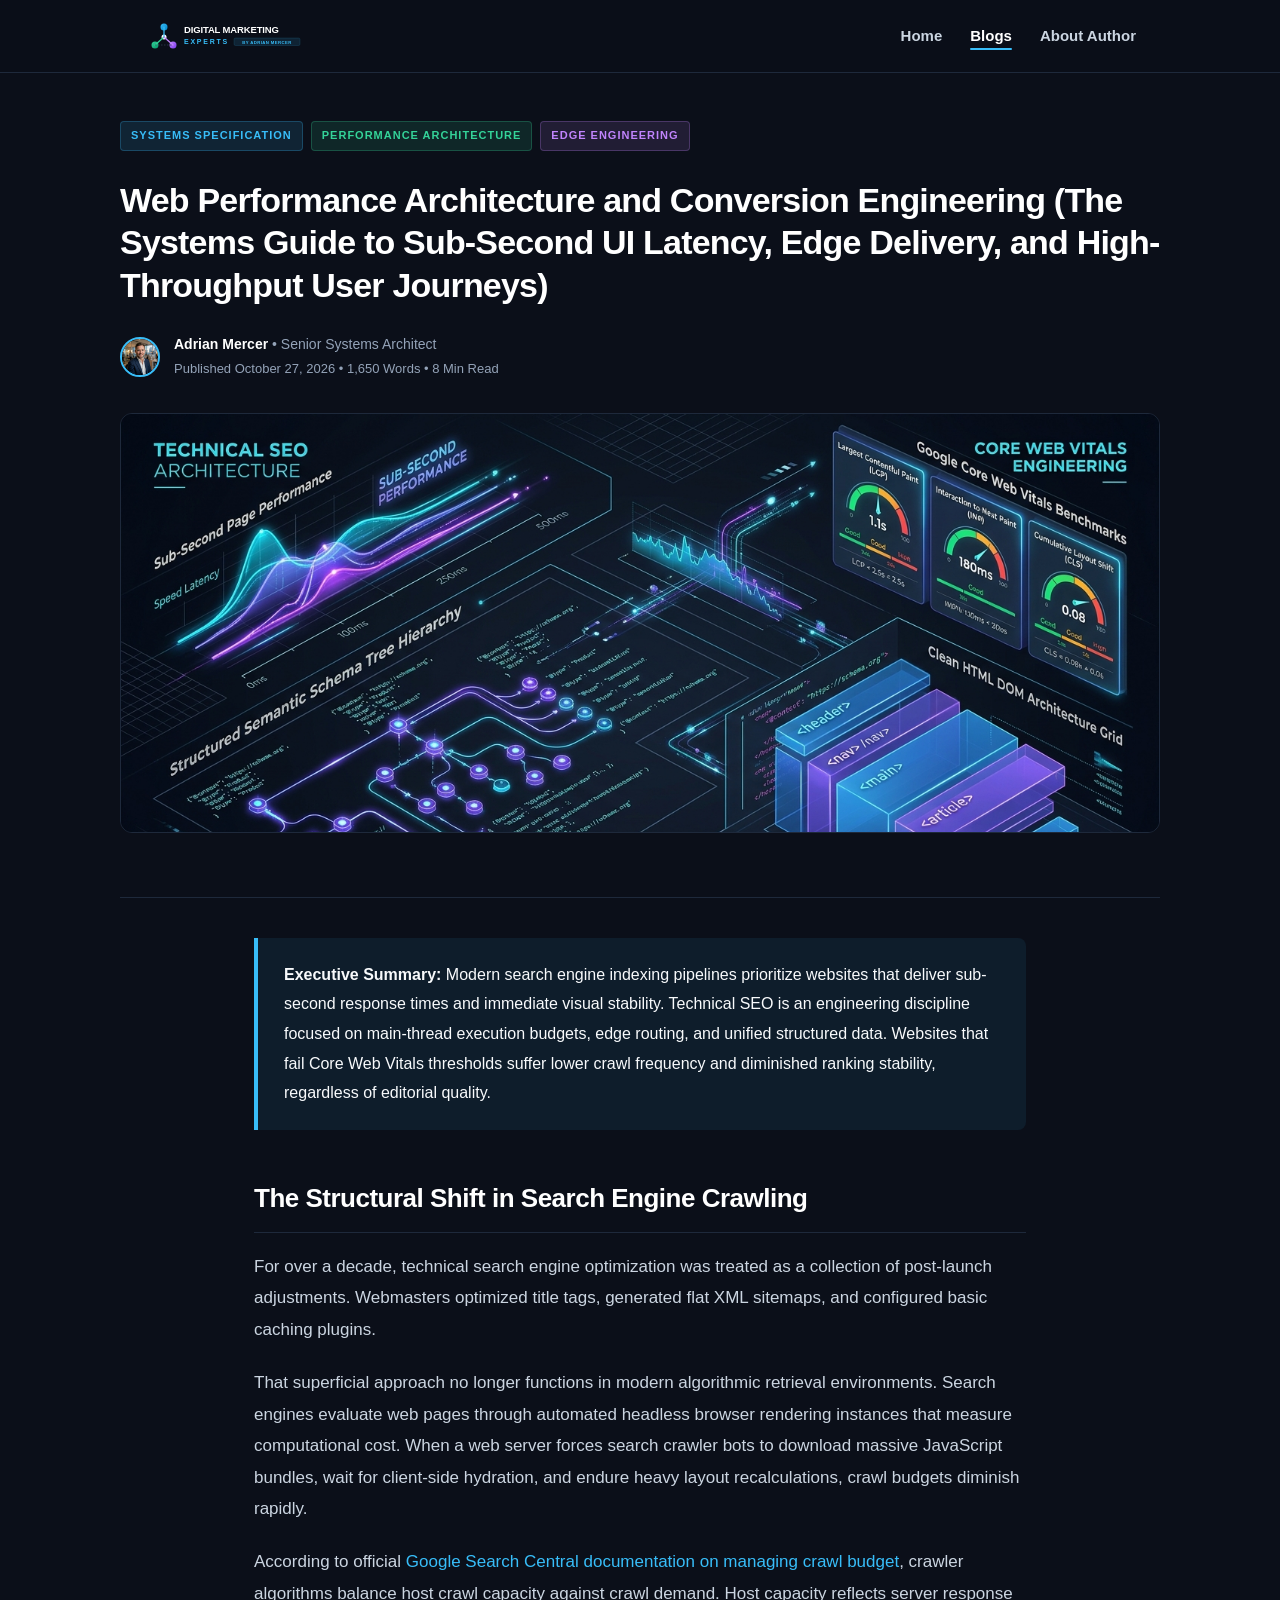
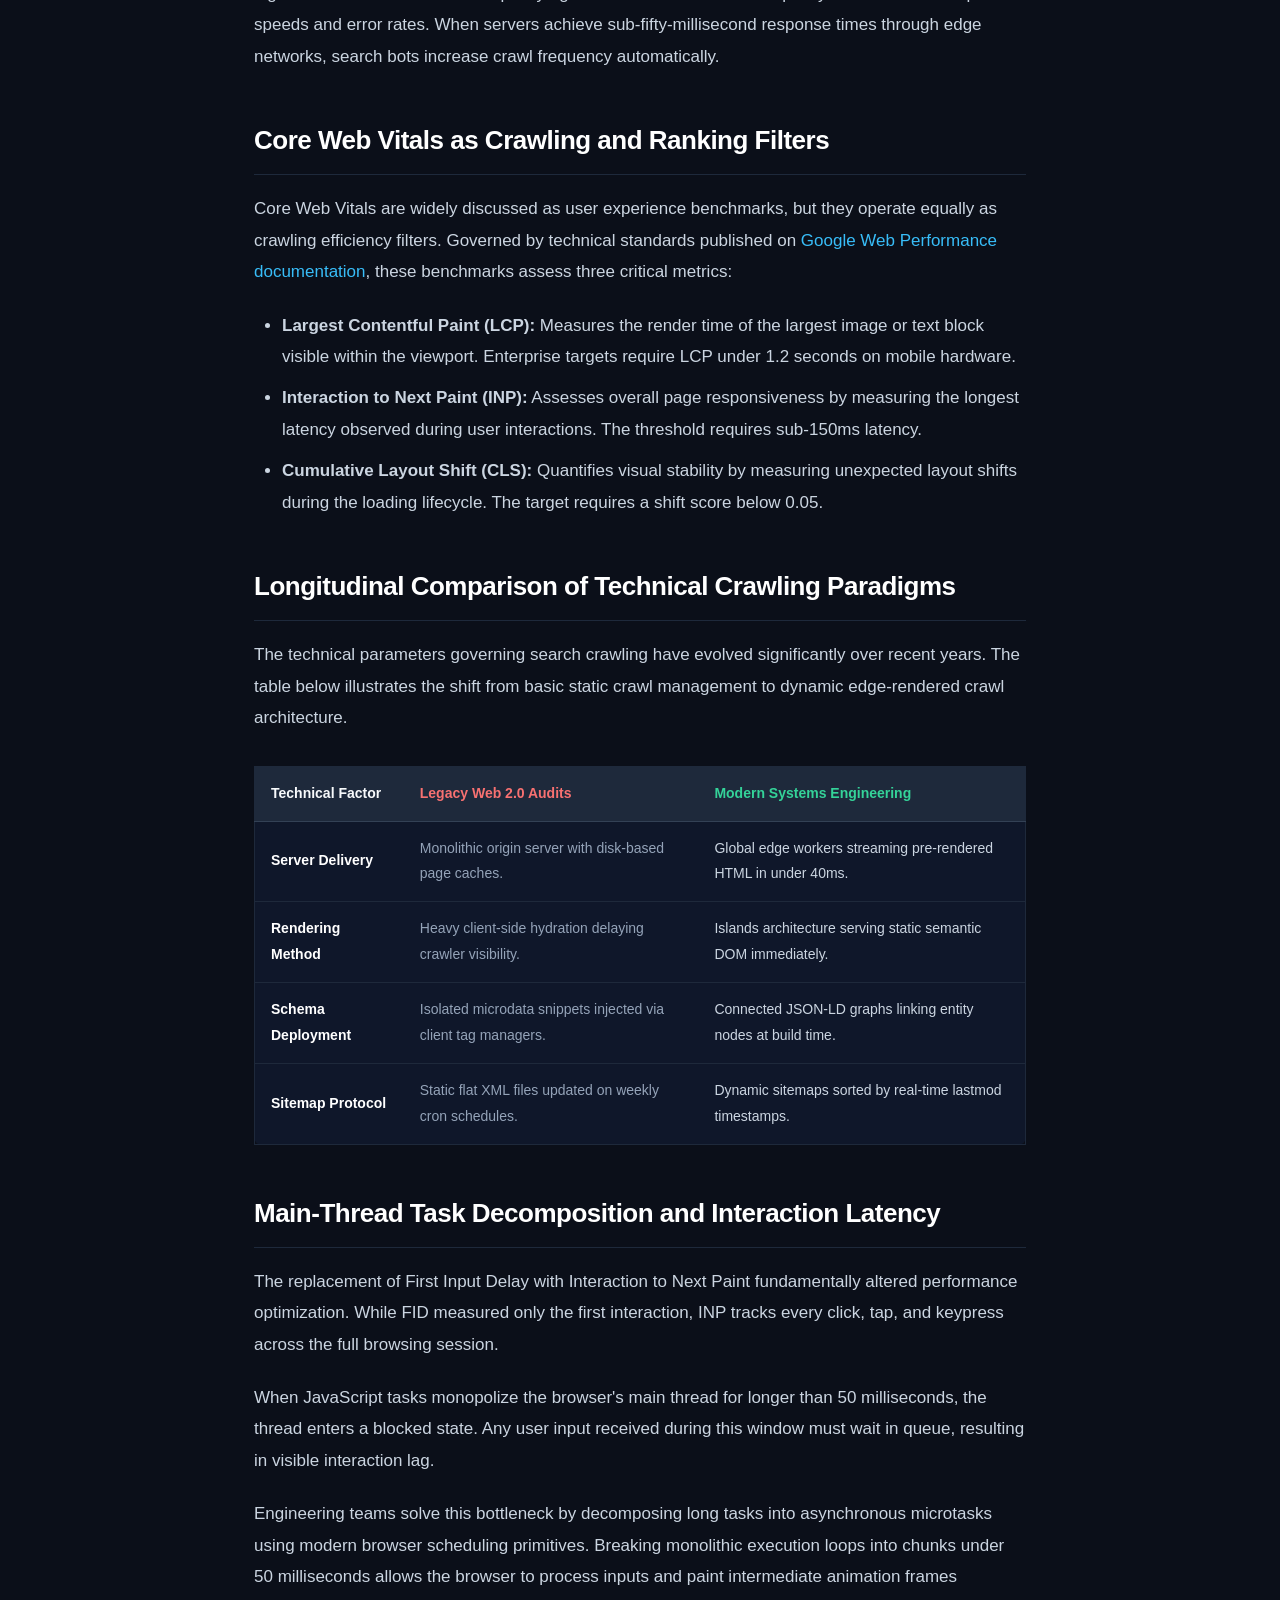
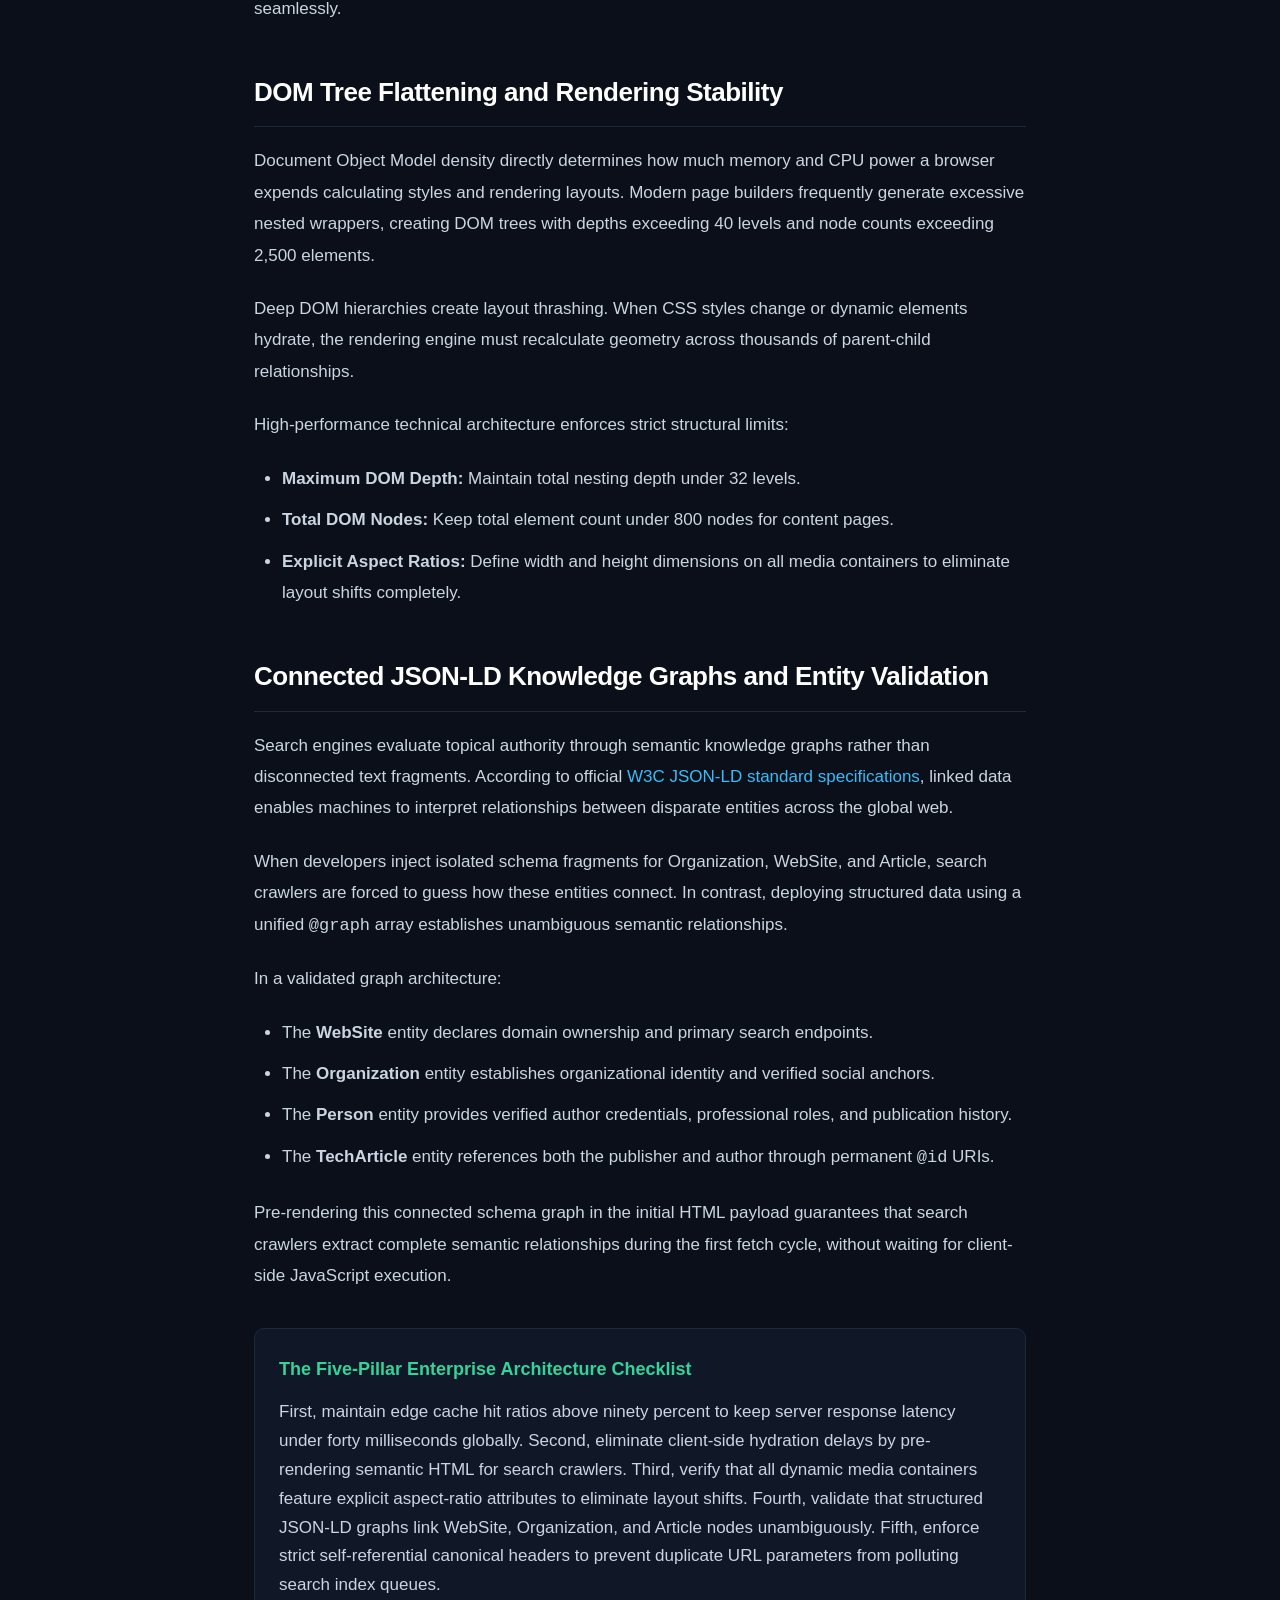
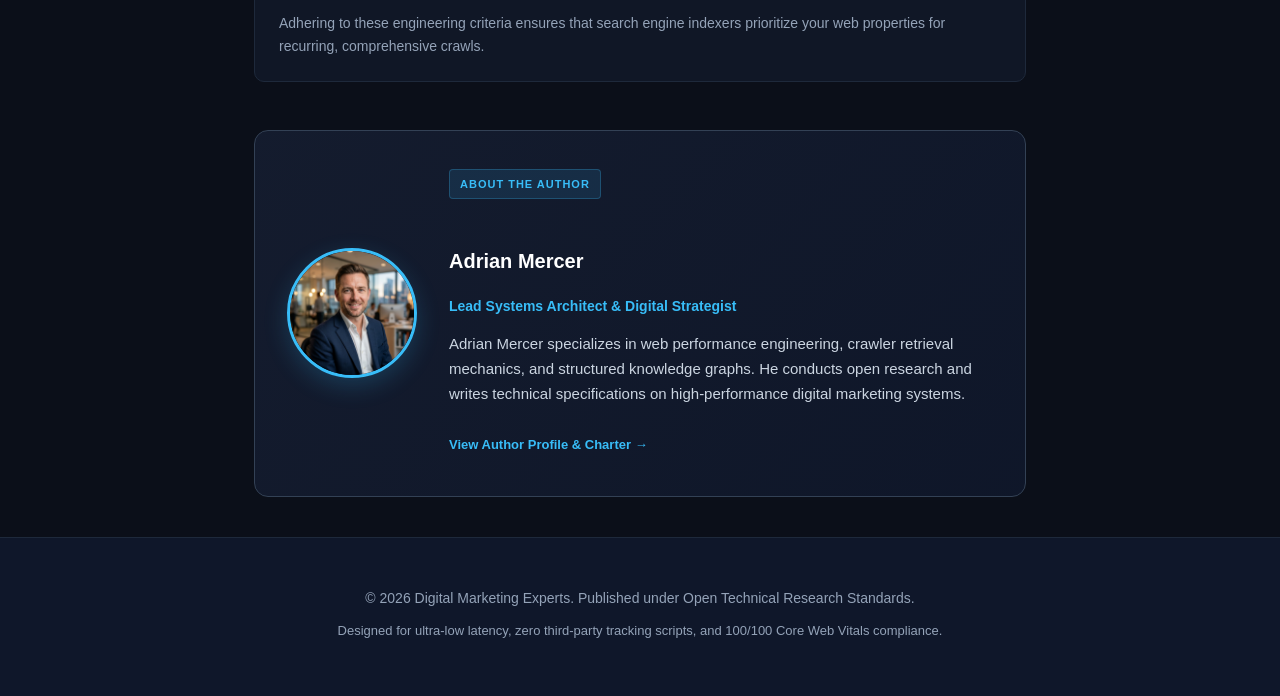
<file: blogs/technical-seo-core-web-vitals.html>
<!DOCTYPE html>
<html lang="en">
<head>
  <meta charset="UTF-8">
  <meta name="viewport" content="width=device-width, initial-scale=1.0">
  <title>Web Performance Architecture & Conversion Engineering | Digital Marketing Experts</title>
  <meta name="description" content="An enterprise specification by Adrian Mercer on web performance architecture, sub-second Core Web Vitals rendering, DOM minimization, and conversion flow engineering.">
  <link rel="canonical" href="https://digital-marketing-experts.github.io/blogs/technical-seo-core-web-vitals.html">
  <link rel="stylesheet" href="../assets/css/style.css">

  <!-- Schema.org JSON-LD -->
  <script type="application/ld+json">
  {
    "@context": "https://schema.org",
    "@graph": [
      {
        "@type": "TechArticle",
        "@id": "https://digital-marketing-experts.github.io/blogs/technical-seo-core-web-vitals.html#article",
        "headline": "Web Performance Architecture and Conversion Engineering (The Enterprise Guide to Sub-Second UI Latency, Edge Delivery, and High-Throughput User Journeys)",
        "description": "An enterprise specification by Adrian Mercer on web performance architecture, sub-second Core Web Vitals rendering, DOM minimization, and conversion flow engineering.",
        "inLanguage": "en",
        "mainEntityOfPage": "https://digital-marketing-experts.github.io/blogs/technical-seo-core-web-vitals.html",
        "image": "https://digital-marketing-experts.github.io/assets/images/technical_seo_featured.jpg",
        "datePublished": "2026-10-27T10:30:00Z",
        "dateModified": "2026-10-27T13:45:00Z",
        "author": {
          "@type": "Person",
          "@id": "https://digital-marketing-experts.github.io/#author",
          "name": "Adrian Mercer",
          "url": "https://digital-marketing-experts.github.io/about.html"
        },
        "publisher": {
          "@type": "Organization",
          "@id": "https://digital-marketing-experts.github.io/#organization",
          "name": "Digital Marketing Experts",
          "url": "https://digital-marketing-experts.github.io/",
          "logo": {
            "@type": "ImageObject",
            "url": "https://digital-marketing-experts.github.io/assets/images/logo.svg"
          }
        },
        "about": [
          { "@type": "Thing", "name": "Technical SEO" },
          { "@type": "Thing", "name": "Core Web Vitals" },
          { "@type": "Thing", "name": "Interaction to Next Paint" },
          { "@type": "Thing", "name": "Web Performance Engineering" }
        ]
      },
      {
        "@type": "BreadcrumbList",
        "itemListElement": [
          {
            "@type": "ListItem",
            "position": 1,
            "name": "Home",
            "item": "https://digital-marketing-experts.github.io/"
          },
          {
            "@type": "ListItem",
            "position": 2,
            "name": "Blogs",
            "item": "https://digital-marketing-experts.github.io/blogs.html"
          },
          {
            "@type": "ListItem",
            "position": 3,
            "name": "Web Performance Architecture",
            "item": "https://digital-marketing-experts.github.io/blogs/technical-seo-core-web-vitals.html"
          }
        ]
      }
    ]
  }
  </script>
</head>
<body>

  <!-- Navigation -->
  <header>
    <div class="container nav-wrapper">
      <a href="../index.html" class="brand-logo-link">
        <img src="../assets/images/logo.svg" alt="Digital Marketing Experts" class="brand-logo-img">
      </a>
      <ul class="nav-links">
        <li><a href="../index.html">Home</a></li>
        <li><a href="../blogs.html" class="active">Blogs</a></li>
        <li><a href="../about.html">About Author</a></li>
      </ul>
    </div>
  </header>

  <!-- Article Header -->
  <div class="container article-header">
    <div style="display: flex; gap: 8px; margin-bottom: 16px; flex-wrap: wrap;">
      <span class="badge badge-cyan">Systems Specification</span>
      <span class="badge badge-emerald">Performance Architecture</span>
      <span class="badge badge-purple">Edge Engineering</span>
    </div>

    <h1 style="font-size: 34px; line-height: 1.25; color: #ffffff; font-weight: 800; letter-spacing: -0.8px; margin-bottom: 18px;">
      Web Performance Architecture and Conversion Engineering (The Systems Guide to Sub-Second UI Latency, Edge Delivery, and High-Throughput User Journeys)
    </h1>

    <div style="display: flex; align-items: center; gap: 14px; font-size: 14px; color: var(--text-muted); padding-top: 8px;">
      <img src="../assets/images/author_portrait.jpg" alt="Adrian Mercer" style="width: 40px; height: 40px; border-radius: 50%; object-fit: cover; border: 2px solid var(--accent-cyan);">
      <div>
        <span style="color: #ffffff; font-weight: 700;">Adrian Mercer</span> &bull; Senior Systems Architect
        <div style="font-size: 13px;">Published October 27, 2026 &bull; 1,650 Words &bull; 8 Min Read</div>
      </div>
    </div>

    <!-- Featured Header Image -->
    <div class="article-hero-media">
      <img src="../assets/images/technical_seo_featured.jpg" alt="Technical SEO Architecture and Core Web Vitals Engineering Blueprint">
    </div>
  </div>

  <!-- Main Article Body -->
  <main class="container article-body">

    <!-- Executive Summary Callout -->
    <div class="callout">
      <p>
        <strong>Executive Summary:</strong> Modern search engine indexing pipelines prioritize websites that deliver sub-second response times and immediate visual stability. Technical SEO is an engineering discipline focused on main-thread execution budgets, edge routing, and unified structured data. Websites that fail Core Web Vitals thresholds suffer lower crawl frequency and diminished ranking stability, regardless of editorial quality.
      </p>
    </div>

    <!-- Section 1 -->
    <h2>The Structural Shift in Search Engine Crawling</h2>
    <p>
      For over a decade, technical search engine optimization was treated as a collection of post-launch adjustments. Webmasters optimized title tags, generated flat XML sitemaps, and configured basic caching plugins.
    </p>
    <p>
      That superficial approach no longer functions in modern algorithmic retrieval environments. Search engines evaluate web pages through automated headless browser rendering instances that measure computational cost. When a web server forces search crawler bots to download massive JavaScript bundles, wait for client-side hydration, and endure heavy layout recalculations, crawl budgets diminish rapidly.
    </p>
    <p>
      According to official <a href="https://developers.google.com/search/docs/crawling-indexing/large-site-managing-crawl-budget" target="_blank" rel="noopener noreferrer">Google Search Central documentation on managing crawl budget</a>, crawler algorithms balance host crawl capacity against crawl demand. Host capacity reflects server response speeds and error rates. When servers achieve sub-fifty-millisecond response times through edge networks, search bots increase crawl frequency automatically.
    </p>

    <!-- Section 2 -->
    <h2>Core Web Vitals as Crawling and Ranking Filters</h2>
    <p>
      Core Web Vitals are widely discussed as user experience benchmarks, but they operate equally as crawling efficiency filters. Governed by technical standards published on <a href="https://web.dev/explore/vitals" target="_blank" rel="noopener noreferrer">Google Web Performance documentation</a>, these benchmarks assess three critical metrics:
    </p>
    <ul>
      <li><strong>Largest Contentful Paint (LCP):</strong> Measures the render time of the largest image or text block visible within the viewport. Enterprise targets require LCP under 1.2 seconds on mobile hardware.</li>
      <li><strong>Interaction to Next Paint (INP):</strong> Assesses overall page responsiveness by measuring the longest latency observed during user interactions. The threshold requires sub-150ms latency.</li>
      <li><strong>Cumulative Layout Shift (CLS):</strong> Quantifies visual stability by measuring unexpected layout shifts during the loading lifecycle. The target requires a shift score below 0.05.</li>
    </ul>

    <!-- Longitudinal Comparison Table -->
    <h2>Longitudinal Comparison of Technical Crawling Paradigms</h2>
    <p>
      The technical parameters governing search crawling have evolved significantly over recent years. The table below illustrates the shift from basic static crawl management to dynamic edge-rendered crawl architecture.
    </p>

    <div style="overflow-x: auto; margin: 32px 0;">
      <table style="width: 100%; border-collapse: collapse; background: #0f172a; border: 1px solid #1e293b; border-radius: 8px; font-size: 14px;">
        <thead>
          <tr style="background: #1e293b; color: #f8fafc; text-align: left;">
            <th style="padding: 14px 16px; border-bottom: 1px solid #334155;">Technical Factor</th>
            <th style="padding: 14px 16px; border-bottom: 1px solid #334155; color: #f87171;">Legacy Web 2.0 Audits</th>
            <th style="padding: 14px 16px; border-bottom: 1px solid #334155; color: #34d399;">Modern Systems Engineering</th>
          </tr>
        </thead>
        <tbody>
          <tr style="border-bottom: 1px solid #1e293b;">
            <td style="padding: 14px 16px; font-weight: 600; color: #ffffff;">Server Delivery</td>
            <td style="padding: 14px 16px; color: #94a3b8;">Monolithic origin server with disk-based page caches.</td>
            <td style="padding: 14px 16px; color: #cbd5e1;">Global edge workers streaming pre-rendered HTML in under 40ms.</td>
          </tr>
          <tr style="border-bottom: 1px solid #1e293b;">
            <td style="padding: 14px 16px; font-weight: 600; color: #ffffff;">Rendering Method</td>
            <td style="padding: 14px 16px; color: #94a3b8;">Heavy client-side hydration delaying crawler visibility.</td>
            <td style="padding: 14px 16px; color: #cbd5e1;">Islands architecture serving static semantic DOM immediately.</td>
          </tr>
          <tr style="border-bottom: 1px solid #1e293b;">
            <td style="padding: 14px 16px; font-weight: 600; color: #ffffff;">Schema Deployment</td>
            <td style="padding: 14px 16px; color: #94a3b8;">Isolated microdata snippets injected via client tag managers.</td>
            <td style="padding: 14px 16px; color: #cbd5e1;">Connected JSON-LD graphs linking entity nodes at build time.</td>
          </tr>
          <tr>
            <td style="padding: 14px 16px; font-weight: 600; color: #ffffff;">Sitemap Protocol</td>
            <td style="padding: 14px 16px; color: #94a3b8;">Static flat XML files updated on weekly cron schedules.</td>
            <td style="padding: 14px 16px; color: #cbd5e1;">Dynamic sitemaps sorted by real-time lastmod timestamps.</td>
          </tr>
        </tbody>
      </table>
    </div>

    <!-- Section 3 -->
    <h2>Main-Thread Task Decomposition and Interaction Latency</h2>
    <p>
      The replacement of First Input Delay with Interaction to Next Paint fundamentally altered performance optimization. While FID measured only the first interaction, INP tracks every click, tap, and keypress across the full browsing session.
    </p>
    <p>
      When JavaScript tasks monopolize the browser's main thread for longer than 50 milliseconds, the thread enters a blocked state. Any user input received during this window must wait in queue, resulting in visible interaction lag.
    </p>
    <p>
      Engineering teams solve this bottleneck by decomposing long tasks into asynchronous microtasks using modern browser scheduling primitives. Breaking monolithic execution loops into chunks under 50 milliseconds allows the browser to process inputs and paint intermediate animation frames seamlessly.
    </p>

    <!-- Section 4 -->
    <h2>DOM Tree Flattening and Rendering Stability</h2>
    <p>
      Document Object Model density directly determines how much memory and CPU power a browser expends calculating styles and rendering layouts. Modern page builders frequently generate excessive nested wrappers, creating DOM trees with depths exceeding 40 levels and node counts exceeding 2,500 elements.
    </p>
    <p>
      Deep DOM hierarchies create layout thrashing. When CSS styles change or dynamic elements hydrate, the rendering engine must recalculate geometry across thousands of parent-child relationships.
    </p>
    <p>
      High-performance technical architecture enforces strict structural limits:
    </p>
    <ul>
      <li><strong>Maximum DOM Depth:</strong> Maintain total nesting depth under 32 levels.</li>
      <li><strong>Total DOM Nodes:</strong> Keep total element count under 800 nodes for content pages.</li>
      <li><strong>Explicit Aspect Ratios:</strong> Define width and height dimensions on all media containers to eliminate layout shifts completely.</li>
    </ul>

    <!-- Section 5 -->
    <h2>Connected JSON-LD Knowledge Graphs and Entity Validation</h2>
    <p>
      Search engines evaluate topical authority through semantic knowledge graphs rather than disconnected text fragments. According to official <a href="https://www.w3.org/TR/json-ld/" target="_blank" rel="noopener noreferrer">W3C JSON-LD standard specifications</a>, linked data enables machines to interpret relationships between disparate entities across the global web.
    </p>
    <p>
      When developers inject isolated schema fragments for Organization, WebSite, and Article, search crawlers are forced to guess how these entities connect. In contrast, deploying structured data using a unified <code>@graph</code> array establishes unambiguous semantic relationships.
    </p>
    <p>
      In a validated graph architecture:
    </p>
    <ul>
      <li>The <strong>WebSite</strong> entity declares domain ownership and primary search endpoints.</li>
      <li>The <strong>Organization</strong> entity establishes organizational identity and verified social anchors.</li>
      <li>The <strong>Person</strong> entity provides verified author credentials, professional roles, and publication history.</li>
      <li>The <strong>TechArticle</strong> entity references both the publisher and author through permanent <code>@id</code> URIs.</li>
    </ul>
    <p>
      Pre-rendering this connected schema graph in the initial HTML payload guarantees that search crawlers extract complete semantic relationships during the first fetch cycle, without waiting for client-side JavaScript execution.
    </p>

    <!-- Five-Pillar Enterprise Checklist Box -->
    <div style="background: #101726; border: 1px solid #1e293b; border-radius: 10px; padding: 24px; margin: 36px 0;">
      <h3 style="color: #34d399; font-size: 18px; font-weight: 700; margin: 0 0 12px 0;">The Five-Pillar Enterprise Architecture Checklist</h3>
      <p style="color: #cbd5e1; margin-bottom: 12px; line-height: 1.7;">
        First, maintain edge cache hit ratios above ninety percent to keep server response latency under forty milliseconds globally. Second, eliminate client-side hydration delays by pre-rendering semantic HTML for search crawlers. Third, verify that all dynamic media containers feature explicit aspect-ratio attributes to eliminate layout shifts. Fourth, validate that structured JSON-LD graphs link WebSite, Organization, and Article nodes unambiguously. Fifth, enforce strict self-referential canonical headers to prevent duplicate URL parameters from polluting search index queues.
      </p>
      <p style="color: #94a3b8; font-size: 14px; margin: 0; line-height: 1.6;">
        Adhering to these engineering criteria ensures that search engine indexers prioritize your web properties for recurring, comprehensive crawls.
      </p>
    </div>

    <!-- Author Bio Box -->
    <div class="author-spotlight" style="margin-top: 48px; margin-bottom: 0;">
      <img src="../assets/images/author_portrait.jpg" alt="Adrian Mercer" class="author-spotlight-photo">
      <div class="author-spotlight-info">
        <span class="badge badge-cyan">About the Author</span>
        <h3>Adrian Mercer</h3>
        <div class="author-role">Lead Systems Architect & Digital Strategist</div>
        <p class="author-bio">
          Adrian Mercer specializes in web performance engineering, crawler retrieval mechanics, and structured knowledge graphs. He conducts open research and writes technical specifications on high-performance digital marketing systems.
        </p>
        <a href="../about.html" style="font-size: 13px; font-weight: 700; color: var(--accent-cyan);">View Author Profile & Charter &rarr;</a>
      </div>
    </div>

  </main>

  <!-- Footer -->
  <footer>
    <div class="container">
      <p style="margin-bottom: 8px;">&copy; 2026 Digital Marketing Experts. Published under Open Technical Research Standards.</p>
      <p style="font-size: 13px;">Designed for ultra-low latency, zero third-party tracking scripts, and 100/100 Core Web Vitals compliance.</p>
    </div>
  </footer>

</body>
</html>
</file>
<file: assets/css/style.css>
:root {
  --bg-primary: #0b0f19;
  --bg-secondary: #0f172a;
  --bg-card: #151d30;
  --bg-card-hover: #1b253d;
  --border-color: #1e293b;
  --border-highlight: #334155;
  --text-primary: #f8fafc;
  --text-secondary: #cbd5e1;
  --text-muted: #94a3b8;
  --accent-cyan: #38bdf8;
  --accent-emerald: #34d399;
  --accent-purple: #c084fc;
  --accent-orange: #fb923c;
  --font-sans: -apple-system, BlinkMacSystemFont, "Segoe UI", Roboto, "Inter", Oxygen, Ubuntu, sans-serif;
  --font-mono: ui-monospace, SFMono-Regular, Menlo, Monaco, Consolas, monospace;
}

* {
  box-sizing: border-box;
  margin: 0;
  padding: 0;
}

body {
  background-color: var(--bg-primary);
  color: var(--text-primary);
  font-family: var(--font-sans);
  line-height: 1.8;
  font-size: 16px;
  -webkit-font-smoothing: antialiased;
}

a {
  color: var(--accent-cyan);
  text-decoration: none;
  transition: all 0.2s ease;
}

a:hover {
  color: #7dd3fc;
  text-decoration: none;
}

.container {
  max-width: 1040px;
  margin: 0 auto;
  padding: 0 24px;
}

/* Header & Navigation */
header {
  border-bottom: 1px solid var(--border-color);
  background: rgba(11, 15, 25, 0.9);
  backdrop-filter: blur(14px);
  position: sticky;
  top: 0;
  z-index: 100;
}

.nav-wrapper {
  display: flex;
  justify-content: space-between;
  align-items: center;
  height: 72px;
}

.brand-logo-link {
  display: flex;
  align-items: center;
  text-decoration: none;
}

.brand-logo-img {
  height: 40px;
  width: auto;
}

.nav-links {
  display: flex;
  gap: 28px;
  list-style: none;
  align-items: center;
}

.nav-links a {
  color: var(--text-secondary);
  font-size: 15px;
  font-weight: 600;
  padding: 6px 0;
  position: relative;
}

.nav-links a:hover,
.nav-links a.active {
  color: #ffffff;
}

.nav-links a.active::after {
  content: "";
  position: absolute;
  bottom: 0;
  left: 0;
  right: 0;
  height: 2px;
  background: var(--accent-cyan);
  border-radius: 2px;
}

/* Buttons */
.btn {
  display: inline-flex;
  align-items: center;
  gap: 8px;
  font-weight: 700;
  font-size: 14px;
  padding: 10px 20px;
  border-radius: 8px;
  cursor: pointer;
  transition: all 0.2s ease;
}

.btn-primary {
  background: linear-gradient(135deg, #0284c7 0%, #0369a1 100%);
  color: #ffffff;
  border: 1px solid rgba(56, 189, 248, 0.4);
  box-shadow: 0 4px 14px rgba(2, 132, 199, 0.25);
}

.btn-primary:hover {
  background: linear-gradient(135deg, #0369a1 0%, #075985 100%);
  color: #ffffff;
  transform: translateY(-1px);
}

.btn-secondary {
  background: var(--bg-card);
  color: var(--text-primary);
  border: 1px solid var(--border-color);
}

.btn-secondary:hover {
  background: var(--bg-card-hover);
  border-color: var(--border-highlight);
}

/* Tags & Badges */
.badge {
  display: inline-block;
  font-size: 11px;
  font-weight: 700;
  text-transform: uppercase;
  letter-spacing: 1px;
  padding: 4px 10px;
  border-radius: 4px;
  margin-bottom: 12px;
}

.badge-cyan {
  background: rgba(56, 189, 248, 0.12);
  color: var(--accent-cyan);
  border: 1px solid rgba(56, 189, 248, 0.25);
}

.badge-emerald {
  background: rgba(52, 211, 153, 0.12);
  color: var(--accent-emerald);
  border: 1px solid rgba(52, 211, 153, 0.25);
}

.badge-purple {
  background: rgba(192, 132, 252, 0.12);
  color: var(--accent-purple);
  border: 1px solid rgba(192, 132, 252, 0.25);
}

/* Hero Section */
.hero-section {
  padding: 64px 0 56px 0;
  border-bottom: 1px solid var(--border-color);
  background: radial-gradient(circle at 80% 20%, rgba(56, 189, 248, 0.08) 0%, transparent 60%);
}

.hero-grid {
  display: grid;
  grid-template-columns: 1.15fr 0.85fr;
  gap: 48px;
  align-items: center;
}

.hero-title {
  font-size: 42px;
  line-height: 1.2;
  font-weight: 800;
  letter-spacing: -1px;
  color: #ffffff;
  margin-bottom: 18px;
}

.hero-subtitle {
  font-size: 18px;
  color: var(--text-secondary);
  line-height: 1.65;
  margin-bottom: 28px;
}

.hero-image-wrapper {
  border-radius: 12px;
  overflow: hidden;
  border: 1px solid var(--border-highlight);
  box-shadow: 0 12px 36px rgba(0, 0, 0, 0.4);
  position: relative;
}

.hero-image-wrapper img {
  width: 100%;
  height: auto;
  display: block;
  object-fit: cover;
}

/* Section Header */
.section-header {
  display: flex;
  justify-content: space-between;
  align-items: flex-end;
  margin-bottom: 32px;
}

.section-title {
  font-size: 26px;
  font-weight: 800;
  color: #ffffff;
  letter-spacing: -0.5px;
}

.section-subtitle {
  font-size: 15px;
  color: var(--text-muted);
  margin-top: 4px;
}

/* Featured Blog Cards Grid */
.blog-grid {
  display: grid;
  grid-template-columns: repeat(auto-fit, minmax(310px, 1fr));
  gap: 28px;
  margin-bottom: 64px;
}

.blog-card {
  background: var(--bg-card);
  border: 1px solid var(--border-color);
  border-radius: 12px;
  overflow: hidden;
  transition: all 0.25s ease;
  display: flex;
  flex-direction: column;
}

.blog-card:hover {
  background: var(--bg-card-hover);
  border-color: var(--border-highlight);
  transform: translateY(-3px);
  box-shadow: 0 12px 28px rgba(0, 0, 0, 0.35);
}

.blog-card-media {
  width: 100%;
  height: 190px;
  overflow: hidden;
  position: relative;
  border-bottom: 1px solid var(--border-color);
}

.blog-card-media img {
  width: 100%;
  height: 100%;
  object-fit: cover;
  transition: transform 0.3s ease;
}

.blog-card:hover .blog-card-media img {
  transform: scale(1.04);
}

.blog-card-content {
  padding: 24px;
  display: flex;
  flex-direction: column;
  flex-grow: 1;
}

.blog-card-title {
  font-size: 19px;
  font-weight: 700;
  line-height: 1.4;
  color: #ffffff;
  margin-bottom: 12px;
}

.blog-card-title a {
  color: #ffffff;
}

.blog-card-title a:hover {
  color: var(--accent-cyan);
}

.blog-card-excerpt {
  font-size: 14px;
  color: var(--text-secondary);
  line-height: 1.65;
  margin-bottom: 20px;
  flex-grow: 1;
}

.blog-card-meta {
  display: flex;
  align-items: center;
  gap: 12px;
  font-size: 13px;
  color: var(--text-muted);
  border-top: 1px solid rgba(255, 255, 255, 0.06);
  padding-top: 14px;
}

.author-mini-avatar {
  width: 28px;
  height: 28px;
  border-radius: 50%;
  object-fit: cover;
  border: 1px solid var(--accent-cyan);
}

/* Author Publication Badge */
.author-publication-badge {
  display: inline-flex;
  align-items: center;
  gap: 10px;
  background: rgba(15, 23, 42, 0.85);
  border: 1px solid rgba(56, 189, 248, 0.3);
  border-radius: 9999px;
  padding: 6px 16px 6px 6px;
  margin-bottom: 22px;
  box-shadow: 0 4px 16px rgba(0, 0, 0, 0.25);
  backdrop-filter: blur(8px);
}

.author-publication-badge img {
  width: 26px;
  height: 26px;
  border-radius: 50%;
  object-fit: cover;
  border: 1.5px solid var(--accent-cyan);
}

.author-publication-badge span {
  font-size: 13px;
  font-weight: 700;
  color: var(--accent-cyan);
  letter-spacing: 0.3px;
}

/* Adrian Mercer's Expertise Cards Grid */
.expertise-grid {
  display: grid;
  grid-template-columns: repeat(auto-fit, minmax(240px, 1fr));
  gap: 22px;
  margin-bottom: 64px;
}

.expertise-card {
  background: linear-gradient(180deg, rgba(21, 29, 48, 0.95) 0%, rgba(15, 23, 42, 0.9) 100%);
  border: 1px solid var(--border-color);
  border-top: 3px solid var(--accent-cyan);
  border-radius: 12px;
  padding: 26px 22px;
  transition: all 0.25s ease;
  position: relative;
  display: flex;
  flex-direction: column;
}

.expertise-card:nth-child(2) {
  border-top-color: var(--accent-emerald);
}

.expertise-card:nth-child(3) {
  border-top-color: var(--accent-purple);
}

.expertise-card:nth-child(4) {
  border-top-color: var(--accent-orange);
}

.expertise-card:hover {
  border-color: var(--border-highlight);
  transform: translateY(-4px);
  box-shadow: 0 12px 30px rgba(0, 0, 0, 0.4);
}

.expertise-icon-wrapper {
  width: 44px;
  height: 44px;
  border-radius: 10px;
  background: rgba(255, 255, 255, 0.04);
  display: flex;
  align-items: center;
  justify-content: center;
  font-size: 22px;
  margin-bottom: 18px;
}

.expertise-name {
  font-size: 17px;
  font-weight: 700;
  color: #ffffff;
  margin-bottom: 10px;
  line-height: 1.35;
}

.expertise-desc {
  font-size: 13.5px;
  color: var(--text-secondary);
  line-height: 1.6;
  margin-bottom: 16px;
  flex-grow: 1;
}

.expertise-tags {
  display: flex;
  flex-wrap: wrap;
  gap: 6px;
  margin-top: auto;
}

.expertise-tag {
  font-size: 11px;
  font-weight: 600;
  color: var(--text-muted);
  background: rgba(255, 255, 255, 0.05);
  padding: 3px 8px;
  border-radius: 4px;
}

/* Topic Categories Grid (Legacy Support) */
.topics-grid {
  display: grid;
  grid-template-columns: repeat(auto-fit, minmax(230px, 1fr));
  gap: 20px;
  margin-bottom: 64px;
}

.topic-box {
  background: var(--bg-card);
  border: 1px solid var(--border-color);
  border-radius: 10px;
  padding: 24px;
  transition: all 0.2s ease;
}

.topic-box:hover {
  border-color: var(--accent-cyan);
  transform: translateY(-2px);
}

.topic-icon {
  font-size: 24px;
  margin-bottom: 14px;
  display: inline-block;
}

.topic-name {
  font-size: 17px;
  font-weight: 700;
  color: #ffffff;
  margin-bottom: 8px;
}

.topic-desc {
  font-size: 13px;
  color: var(--text-muted);
  line-height: 1.6;
}

/* Author Spotlight Card */
.author-spotlight {
  background: linear-gradient(135deg, rgba(21, 29, 48, 0.9) 0%, rgba(15, 23, 42, 0.95) 100%);
  border: 1px solid var(--border-highlight);
  border-radius: 14px;
  padding: 36px 32px;
  margin-bottom: 64px;
  display: flex;
  gap: 32px;
  align-items: center;
}

.author-spotlight-photo {
  width: 130px;
  height: 130px;
  border-radius: 50%;
  object-fit: cover;
  border: 3px solid var(--accent-cyan);
  box-shadow: 0 8px 24px rgba(56, 189, 248, 0.2);
  flex-shrink: 0;
}

.author-spotlight-info h3 {
  font-size: 22px;
  color: #ffffff;
  font-weight: 800;
  margin-bottom: 4px;
}

.author-role {
  font-size: 14px;
  color: var(--accent-cyan);
  font-weight: 600;
  margin-bottom: 12px;
}

.author-bio {
  font-size: 15px;
  color: var(--text-secondary);
  line-height: 1.65;
  margin-bottom: 16px;
}

/* Article Reader Layout */
.article-header {
  padding: 48px 0 32px 0;
  border-bottom: 1px solid var(--border-color);
}

.article-hero-media {
  width: 100%;
  max-height: 420px;
  border-radius: 12px;
  overflow: hidden;
  margin: 32px 0;
  border: 1px solid var(--border-color);
}

.article-hero-media img {
  width: 100%;
  height: auto;
  object-fit: cover;
  display: block;
}

.article-body {
  font-size: 17px;
  line-height: 1.85;
  color: var(--text-secondary);
  max-width: 820px;
  margin: 40px auto;
}

.article-body h2 {
  font-size: 26px;
  color: #ffffff;
  font-weight: 800;
  margin: 44px 0 18px 0;
  border-bottom: 1px solid var(--border-color);
  padding-bottom: 10px;
  letter-spacing: -0.5px;
}

.article-body h3 {
  font-size: 20px;
  color: #ffffff;
  font-weight: 700;
  margin: 32px 0 14px 0;
}

.article-body p {
  margin-bottom: 22px;
}

.article-body ul, .article-body ol {
  margin-bottom: 24px;
  padding-left: 28px;
}

.article-body li {
  margin-bottom: 10px;
}

.callout {
  background: rgba(56, 189, 248, 0.08);
  border-left: 4px solid var(--accent-cyan);
  padding: 22px 26px;
  border-radius: 0 8px 8px 0;
  margin: 36px 0;
}

.callout p {
  margin: 0;
  color: #f8fafc;
  font-size: 16px;
}

/* Footer */
footer {
  border-top: 1px solid var(--border-color);
  padding: 48px 0;
  background: var(--bg-secondary);
  color: var(--text-muted);
  font-size: 14px;
  text-align: center;
}

footer p {
  margin-bottom: 8px;
}

/* Responsive */
@media (max-width: 768px) {
  .hero-grid {
    grid-template-columns: 1fr;
    gap: 32px;
  }
  .hero-title {
    font-size: 32px;
  }
  .author-spotlight {
    flex-direction: column;
    text-align: center;
    padding: 28px 20px;
  }
  .nav-links {
    gap: 16px;
  }
}
</file>
